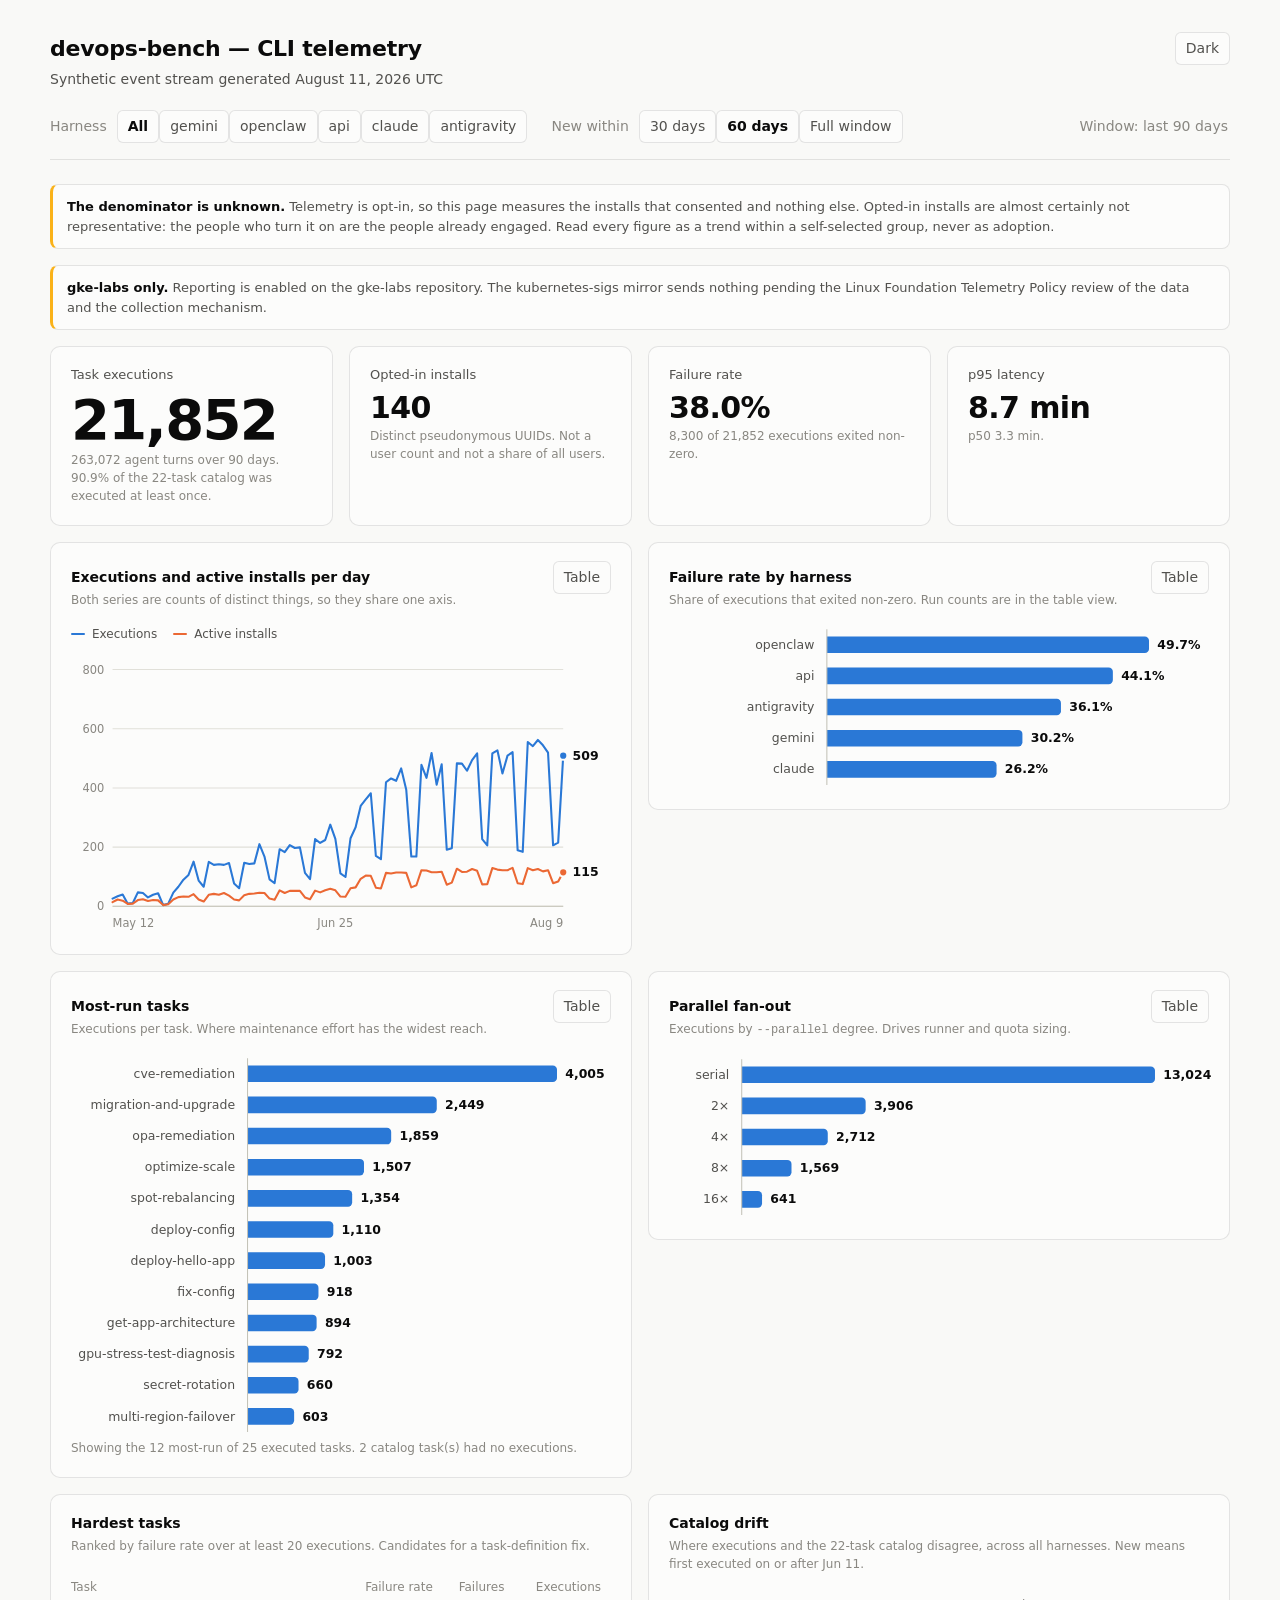
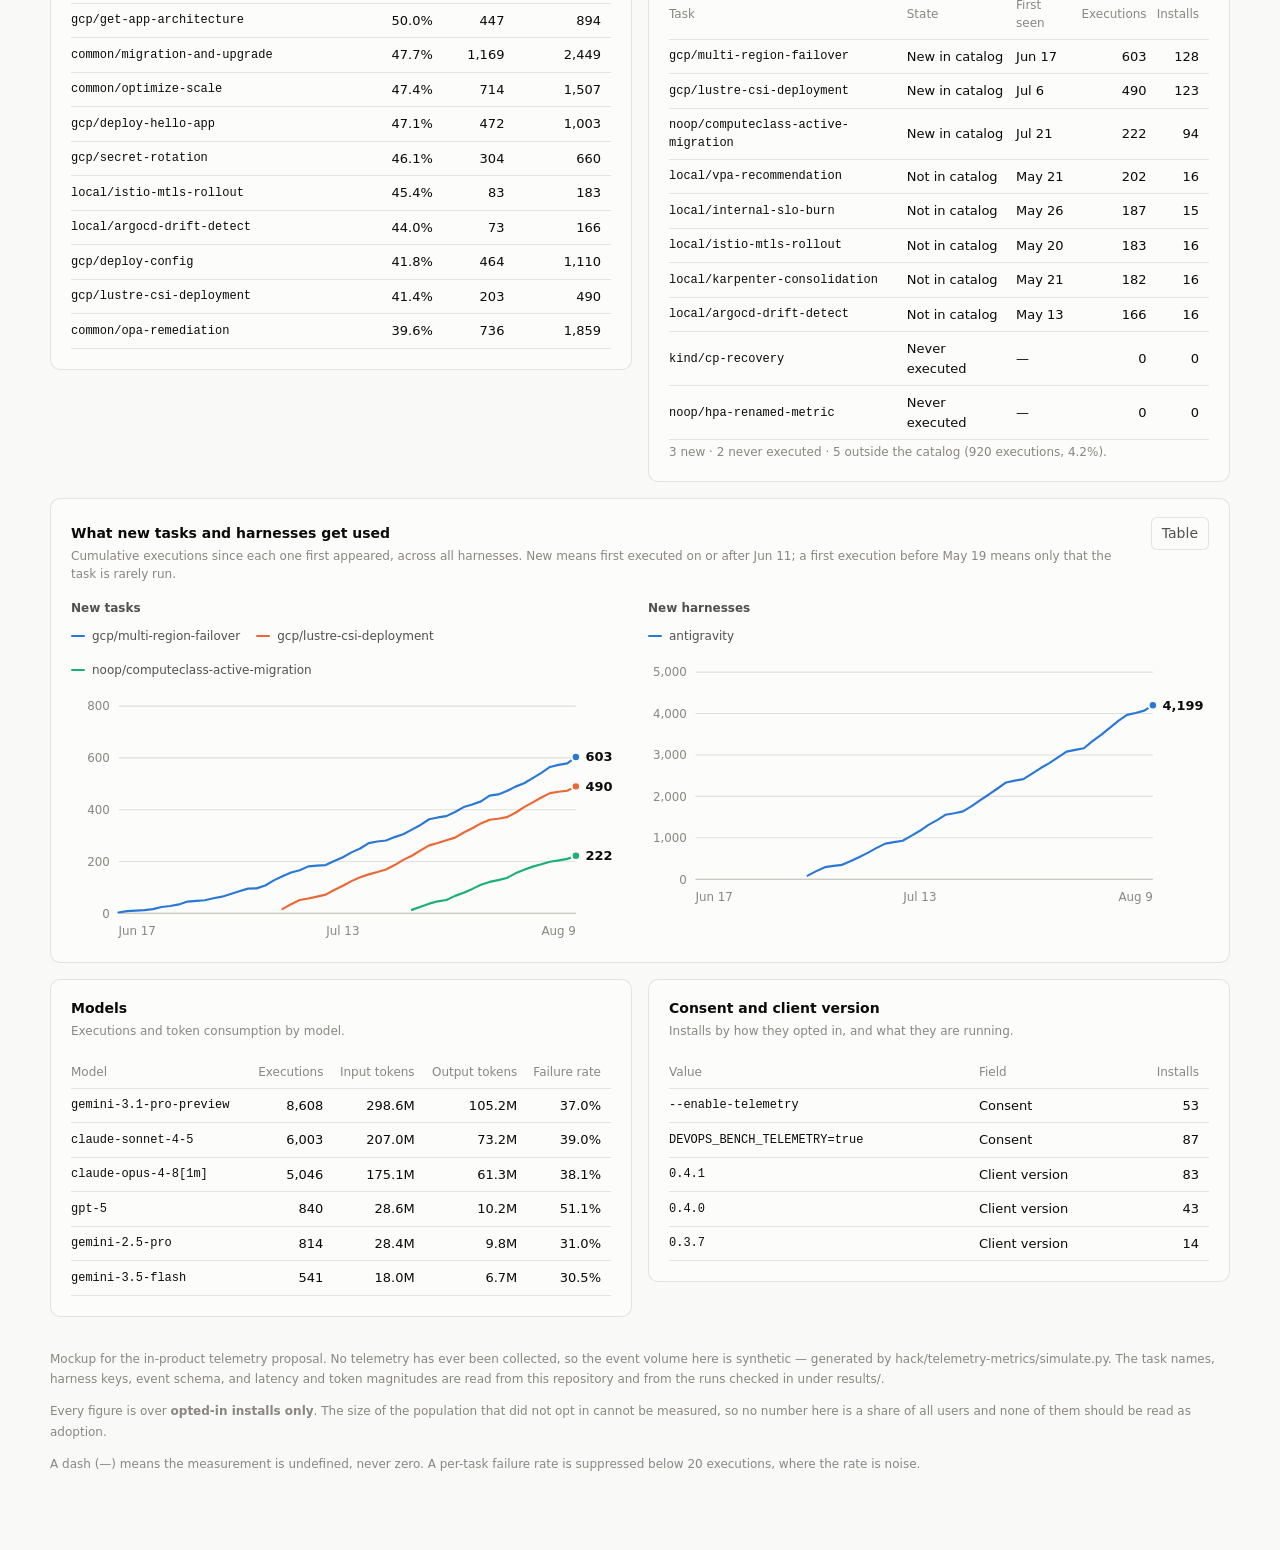
<file: hack/telemetry-metrics/dashboard.html>
<!DOCTYPE html>
<!--
Copyright 2026 The Kubernetes Authors.
Licensed under the Apache License, Version 2.0.

Generated by hack/telemetry-metrics/render.py. Do not edit the generated file;
edit this template and re-render.
-->
<html lang="en">
<head>
<meta charset="utf-8">
<meta name="viewport" content="width=device-width, initial-scale=1">
<title>devops-bench — CLI telemetry</title>
<style>
  :root {
    color-scheme: light;
    --page:           #f9f9f7;
    --surface-1:      #fcfcfb;
    --text-primary:   #0b0b0b;
    --text-secondary: #52514e;
    --text-muted:     #898781;
    --gridline:       #e1e0d9;
    --baseline:       #c3c2b7;
    --border:         rgba(11,11,11,0.10);
    --series-1:       #2a78d6;
    --series-2:       #eb6834;
    --series-3:       #1baf7a;
    --wash-1:         rgba(42,120,214,0.10);
    --status-warning: #fab219;
    --hover-wash:     rgba(11,11,11,0.04);
  }
  @media (prefers-color-scheme: dark) {
    :root:where(:not([data-theme="light"])) {
      color-scheme: dark;
      --page:           #0d0d0d;
      --surface-1:      #1a1a19;
      --text-primary:   #ffffff;
      --text-secondary: #c3c2b7;
      --text-muted:     #898781;
      --gridline:       #2c2c2a;
      --baseline:       #383835;
      --border:         rgba(255,255,255,0.10);
      --series-1:       #3987e5;
      --series-2:       #d95926;
      --series-3:       #199e70;
      --wash-1:         rgba(57,135,229,0.10);
      --hover-wash:     rgba(255,255,255,0.06);
    }
  }
  :root[data-theme="dark"] {
    color-scheme: dark;
    --page:           #0d0d0d;
    --surface-1:      #1a1a19;
    --text-primary:   #ffffff;
    --text-secondary: #c3c2b7;
    --text-muted:     #898781;
    --gridline:       #2c2c2a;
    --baseline:       #383835;
    --border:         rgba(255,255,255,0.10);
    --series-1:       #3987e5;
    --series-2:       #d95926;
    --series-3:       #199e70;
    --wash-1:         rgba(57,135,229,0.10);
    --hover-wash:     rgba(255,255,255,0.06);
  }

  * { box-sizing: border-box; }
  body {
    margin: 0;
    padding: 32px 24px 64px;
    background: var(--page);
    color: var(--text-primary);
    font: 14px/1.5 system-ui, -apple-system, "Segoe UI", sans-serif;
  }
  .wrap { max-width: 1180px; margin: 0 auto; }

  header.page { display: flex; align-items: flex-start; gap: 24px; margin-bottom: 8px; }
  header.page h1 { font-size: 22px; font-weight: 600; margin: 0 0 4px; letter-spacing: -0.01em; }
  header.page p { margin: 0; color: var(--text-secondary); }
  .spacer { flex: 1; }

  button {
    font: inherit;
    color: var(--text-secondary);
    background: var(--surface-1);
    border: 1px solid var(--border);
    border-radius: 6px;
    padding: 5px 10px;
    cursor: pointer;
  }
  button:hover { background: var(--hover-wash); }
  button[aria-pressed="true"] { color: var(--text-primary); font-weight: 600; }

  /* One filter row, above everything it scopes. */
  .filters {
    display: flex; align-items: center; gap: 8px; flex-wrap: wrap;
    margin: 20px 0 24px; padding-bottom: 16px;
    border-bottom: 1px solid var(--border);
  }
  .filters .label { color: var(--text-muted); margin-right: 2px; }

  .grid { display: grid; gap: 16px; }
  .cols-2 { grid-template-columns: repeat(2, minmax(0, 1fr)); }
  .cols-4 { grid-template-columns: repeat(4, minmax(0, 1fr)); }
  /* Cards whose content differs a lot in length size to their content rather
     than stretching to the tallest in the row. */
  .top { align-items: start; }
  @media (max-width: 900px) { .cols-2, .cols-4 { grid-template-columns: 1fr; } }

  .card {
    background: var(--surface-1);
    border: 1px solid var(--border);
    border-radius: 10px;
    padding: 18px 20px 20px;
  }
  .card h2 { font-size: 14px; font-weight: 600; margin: 0; }
  .card .sub { color: var(--text-muted); font-size: 12px; margin: 3px 0 0; }
  .card-head { display: flex; align-items: baseline; gap: 12px; margin-bottom: 16px; }
  .card-head .spacer { flex: 1; }

  .hero .label { color: var(--text-secondary); font-size: 13px; }
  .hero .value { font-size: 56px; font-weight: 600; line-height: 1.05; letter-spacing: -0.03em; margin: 6px 0 2px; }
  .hero .note { color: var(--text-muted); font-size: 12px; }

  .tile .label { color: var(--text-secondary); font-size: 13px; }
  .tile .value { font-size: 30px; font-weight: 600; line-height: 1.15; letter-spacing: -0.02em; margin: 6px 0 2px; }
  .tile .note { color: var(--text-muted); font-size: 12px; }
  /* An unavailable measurement must not look like a big loud number. */
  .value.null { color: var(--text-muted); font-weight: 500; font-size: 22px; letter-spacing: 0; }

  .panel-title { font-size: 12px; font-weight: 600; color: var(--text-secondary); margin: 0 0 10px; }

  .legend { display: flex; gap: 16px; flex-wrap: wrap; margin-bottom: 12px; }
  .legend span { display: inline-flex; align-items: center; gap: 7px; color: var(--text-secondary); font-size: 12px; }
  .legend .key-line { width: 14px; height: 2px; border-radius: 1px; }
  .legend .key-rect { width: 11px; height: 11px; border-radius: 2px; }

  svg { display: block; width: 100%; overflow: visible; }
  .grid-line { stroke: var(--gridline); stroke-width: 1; }
  .axis-line { stroke: var(--baseline); stroke-width: 1; }
  .tick { fill: var(--text-muted); font-size: 11px; font-variant-numeric: tabular-nums; }
  .cat { fill: var(--text-secondary); font-size: 12px; }
  .val { fill: var(--text-primary); font-size: 12px; font-weight: 600; font-variant-numeric: tabular-nums; }
  .crosshair { stroke: var(--baseline); stroke-width: 1; pointer-events: none; }

  table { border-collapse: collapse; width: 100%; font-size: 13px; }
  th, td { text-align: left; padding: 7px 10px 7px 0; border-bottom: 1px solid var(--border); }
  th { color: var(--text-muted); font-weight: 500; font-size: 12px; }
  td.num, th.num { text-align: right; font-variant-numeric: tabular-nums; }
  td.path {
    font-family: ui-monospace, SFMono-Regular, Menlo, monospace; font-size: 12px;
    /* Referrer hostnames and blob paths run long; wrap rather than push the
       numeric columns off the card. */
    overflow-wrap: anywhere; max-width: 340px;
  }
  .muted { color: var(--text-muted); }

  .empty {
    display: flex; flex-direction: column; justify-content: center;
    min-height: 120px; color: var(--text-muted); font-size: 13px;
  }
  .empty strong { color: var(--text-secondary); font-weight: 600; display: block; margin-bottom: 4px; }

  .banner {
    border: 1px solid var(--border); border-left: 3px solid var(--status-warning);
    background: var(--surface-1); border-radius: 8px;
    padding: 12px 14px; margin-bottom: 16px; font-size: 13px; color: var(--text-secondary);
  }
  .banner strong { color: var(--text-primary); }

  #tooltip {
    position: fixed; z-index: 10; pointer-events: none; opacity: 0;
    transition: opacity .08s;
    background: var(--surface-1); color: var(--text-primary);
    border: 1px solid var(--border); border-radius: 8px;
    padding: 8px 10px; font-size: 12px;
    box-shadow: 0 4px 16px rgba(0,0,0,0.14);
    min-width: 130px;
  }
  #tooltip .tt-head { color: var(--text-muted); margin-bottom: 5px; }
  #tooltip .tt-row { display: flex; align-items: center; gap: 7px; margin-top: 3px; }
  #tooltip .tt-key { width: 12px; height: 2px; border-radius: 1px; flex: none; }
  #tooltip .tt-val { font-weight: 600; font-variant-numeric: tabular-nums; }
  #tooltip .tt-name { color: var(--text-secondary); }

  footer { margin-top: 32px; color: var(--text-muted); font-size: 12px; line-height: 1.7; }
  footer code { font-size: 11px; }
  a { color: inherit; }
</style>
</head>
<body>
<div class="wrap">

<header class="page">
  <div>
    <h1>devops-bench — CLI telemetry</h1>
    <p id="subtitle"></p>
  </div>
  <div class="spacer"></div>
  <button id="theme-toggle" type="button">Dark</button>
</header>

<div class="filters">
  <span class="label">Harness</span>
  <span id="harness-filter"></span>
  <span class="label" style="margin-left:16px">New within</span>
  <span id="new-filter"></span>
  <div class="spacer"></div>
  <span class="label" id="window-note"></span>
</div>

<div id="banners"></div>

<div class="grid cols-4" style="margin-bottom:16px">
  <div class="card hero">
    <div class="label">Task executions</div>
    <div class="value" id="hero-value">—</div>
    <div class="note" id="hero-note"></div>
  </div>
  <div class="card tile">
    <div class="label">Opted-in installs</div>
    <div class="value" id="tile-installs">—</div>
    <div class="note" id="tile-installs-note"></div>
  </div>
  <div class="card tile">
    <div class="label">Failure rate</div>
    <div class="value" id="tile-failure">—</div>
    <div class="note" id="tile-failure-note"></div>
  </div>
  <div class="card tile">
    <div class="label">p95 latency</div>
    <div class="value" id="tile-latency">—</div>
    <div class="note" id="tile-latency-note"></div>
  </div>
</div>

<div class="grid cols-2 top" style="margin-bottom:16px">
  <div class="card">
    <div class="card-head">
      <div>
        <h2>Executions and active installs per day</h2>
        <p class="sub">Both series are counts of distinct things, so they share one axis.</p>
      </div>
      <div class="spacer"></div>
      <button type="button" data-toggle="daily" aria-pressed="false">Table</button>
    </div>
    <div id="daily-chart"></div>
    <div id="daily-table" hidden></div>
  </div>

  <div class="card">
    <div class="card-head">
      <div>
        <h2>Failure rate by harness</h2>
        <p class="sub">Share of executions that exited non-zero. Run counts are in the table view.</p>
      </div>
      <div class="spacer"></div>
      <button type="button" data-toggle="harness" aria-pressed="false">Table</button>
    </div>
    <div id="harness-chart"></div>
    <div id="harness-table" hidden></div>
  </div>
</div>

<div class="grid cols-2 top" style="margin-bottom:16px">
  <div class="card">
    <div class="card-head">
      <div>
        <h2>Most-run tasks</h2>
        <p class="sub">Executions per task. Where maintenance effort has the widest reach.</p>
      </div>
      <div class="spacer"></div>
      <button type="button" data-toggle="tasks" aria-pressed="false">Table</button>
    </div>
    <div id="tasks-chart"></div>
    <div id="tasks-table" hidden></div>
  </div>

  <div class="card">
    <div class="card-head">
      <div>
        <h2>Parallel fan-out</h2>
        <p class="sub">Executions by <code>--parallel</code> degree. Drives runner and quota sizing.</p>
      </div>
      <div class="spacer"></div>
      <button type="button" data-toggle="fanout" aria-pressed="false">Table</button>
    </div>
    <div id="fanout-chart"></div>
    <div id="fanout-table" hidden></div>
  </div>
</div>

<div class="grid cols-2 top" style="margin-bottom:16px">
  <div class="card">
    <div class="card-head">
      <div>
        <h2>Hardest tasks</h2>
        <p class="sub" id="hardest-sub"></p>
      </div>
    </div>
    <div id="hardest-table"></div>
  </div>

  <div class="card">
    <div class="card-head">
      <div>
        <h2>Catalog drift</h2>
        <p class="sub" id="drift-sub"></p>
      </div>
    </div>
    <div id="drift-table"></div>
  </div>
</div>

<div class="card" style="margin-bottom:16px">
  <div class="card-head">
    <div>
      <h2>What new tasks and harnesses get used</h2>
      <p class="sub" id="adoption-sub"></p>
    </div>
    <div class="spacer"></div>
    <button type="button" data-toggle="adoption" aria-pressed="false">Table</button>
  </div>
  <div id="adoption-chart"></div>
  <div id="adoption-table" hidden></div>
</div>

<div class="grid cols-2 top">
  <div class="card">
    <div class="card-head"><div><h2>Models</h2><p class="sub">Executions and token consumption by model.</p></div></div>
    <div id="model-table"></div>
  </div>
  <div class="card">
    <div class="card-head"><div><h2>Consent and client version</h2><p class="sub">Installs by how they opted in, and what they are running.</p></div></div>
    <div id="meta-table"></div>
  </div>
</div>

<footer>
  <p id="synthetic-note"></p>
  <p>
    Every figure is over <strong>opted-in installs only</strong>. The size of the population that
    did not opt in cannot be measured, so no number here is a share of all users and none of them
    should be read as adoption.
  </p>
  <p>
    A dash (—) means the measurement is undefined, never zero. A per-task failure rate is
    suppressed below <span id="min-runs"></span> executions, where the rate is noise.
  </p>
</footer>

</div>
<div id="tooltip" role="status" aria-live="polite"></div>

<script type="application/json" id="data">{"apiVersion":"devops-bench.k8s.io/v1alpha1","kind":"TelemetryReport","synthetic":true,"generatedAt":"2026-08-11T00:00:00Z","windowDays":90,"windowStart":"2026-05-12","windowEnd":"2026-08-09","newSince":"2026-05-19","catalogSize":22,"minRunsForRate":20,"harnessSummary":[{"harness":"api","registered":true,"firstSeen":"2026-05-12","isNew":false,"runs":6946,"installs":34,"failures":3066,"failureRate":0.4414051252519436,"p50LatencySec":201.98,"p95LatencySec":527.61,"inputTokens":241889795,"outputTokens":85067728,"turns":84949},{"harness":"claude","registered":true,"firstSeen":"2026-05-12","isNew":false,"runs":4360,"installs":22,"failures":1142,"failureRate":0.26192660550458713,"p50LatencySec":184.59,"p95LatencySec":492.8,"inputTokens":150249067,"outputTokens":53287745,"turns":51875},{"harness":"antigravity","registered":true,"firstSeen":"2026-06-30","isNew":true,"runs":4199,"installs":53,"failures":1517,"failureRate":0.3612764944034294,"p50LatencySec":191.58,"p95LatencySec":528.6,"inputTokens":143550783,"outputTokens":51065432,"turns":49940},{"harness":"openclaw","registered":true,"firstSeen":"2026-05-12","isNew":false,"runs":3375,"installs":11,"failures":1678,"failureRate":0.4971851851851852,"p50LatencySec":212.84,"p95LatencySec":550.54,"inputTokens":117430393,"outputTokens":41007245,"turns":40568},{"harness":"gemini","registered":true,"firstSeen":"2026-05-12","isNew":false,"runs":2972,"installs":20,"failures":897,"failureRate":0.30181695827725435,"p50LatencySec":191.85,"p95LatencySec":498.64,"inputTokens":102658546,"outputTokens":36021632,"turns":35740}],"drift":[{"task":"gcp/multi-region-failover","firstSeen":"2026-06-17","runs":603,"installs":128,"state":"new"},{"task":"gcp/lustre-csi-deployment","firstSeen":"2026-07-06","runs":490,"installs":123,"state":"new"},{"task":"noop/computeclass-active-migration","firstSeen":"2026-07-21","runs":222,"installs":94,"state":"new"},{"task":"local/vpa-recommendation","firstSeen":"2026-05-21","runs":202,"installs":16,"state":"outsideCatalog"},{"task":"local/internal-slo-burn","firstSeen":"2026-05-26","runs":187,"installs":15,"state":"outsideCatalog"},{"task":"local/istio-mtls-rollout","firstSeen":"2026-05-20","runs":183,"installs":16,"state":"outsideCatalog"},{"task":"local/karpenter-consolidation","firstSeen":"2026-05-21","runs":182,"installs":16,"state":"outsideCatalog"},{"task":"local/argocd-drift-detect","firstSeen":"2026-05-13","runs":166,"installs":16,"state":"outsideCatalog"},{"task":"kind/cp-recovery","firstSeen":null,"runs":0,"installs":0,"state":"neverExecuted"},{"task":"noop/hpa-renamed-metric","firstSeen":null,"runs":0,"installs":0,"state":"neverExecuted"}],"adoption":[{"kind":"harness","id":"antigravity","firstSeen":"2026-06-30","runs":4199,"installs":53,"daily":[{"date":"2026-06-30","runs":87},{"date":"2026-07-01","runs":109},{"date":"2026-07-02","runs":95},{"date":"2026-07-03","runs":31},{"date":"2026-07-04","runs":25},{"date":"2026-07-05","runs":93},{"date":"2026-07-06","runs":99},{"date":"2026-07-07","runs":104},{"date":"2026-07-08","runs":114},{"date":"2026-07-09","runs":103},{"date":"2026-07-10","runs":35},{"date":"2026-07-11","runs":35},{"date":"2026-07-12","runs":117},{"date":"2026-07-13","runs":122},{"date":"2026-07-14","runs":142},{"date":"2026-07-15","runs":115},{"date":"2026-07-16","runs":132},{"date":"2026-07-17","runs":35},{"date":"2026-07-18","runs":44},{"date":"2026-07-19","runs":128},{"date":"2026-07-20","runs":145},{"date":"2026-07-21","runs":136},{"date":"2026-07-22","runs":144},{"date":"2026-07-23","runs":146},{"date":"2026-07-24","runs":43},{"date":"2026-07-25","runs":37},{"date":"2026-07-26","runs":135},{"date":"2026-07-27","runs":133},{"date":"2026-07-28","runs":120},{"date":"2026-07-29","runs":138},{"date":"2026-07-30","runs":139},{"date":"2026-07-31","runs":41},{"date":"2026-08-01","runs":40},{"date":"2026-08-02","runs":170},{"date":"2026-08-03","runs":154},{"date":"2026-08-04","runs":169},{"date":"2026-08-05","runs":166},{"date":"2026-08-06","runs":147},{"date":"2026-08-07","runs":45},{"date":"2026-08-08","runs":58},{"date":"2026-08-09","runs":128}]},{"kind":"task","id":"gcp/multi-region-failover","firstSeen":"2026-06-17","runs":603,"installs":128,"daily":[{"date":"2026-06-17","runs":3},{"date":"2026-06-18","runs":5},{"date":"2026-06-19","runs":2},{"date":"2026-06-20","runs":2},{"date":"2026-06-21","runs":4},{"date":"2026-06-22","runs":8},{"date":"2026-06-23","runs":4},{"date":"2026-06-24","runs":6},{"date":"2026-06-25","runs":11},{"date":"2026-06-26","runs":3},{"date":"2026-06-27","runs":2},{"date":"2026-06-28","runs":8},{"date":"2026-06-29","runs":6},{"date":"2026-06-30","runs":10},{"date":"2026-07-01","runs":11},{"date":"2026-07-02","runs":10},{"date":"2026-07-03","runs":1},{"date":"2026-07-04","runs":11},{"date":"2026-07-05","runs":20},{"date":"2026-07-06","runs":16},{"date":"2026-07-07","runs":14},{"date":"2026-07-08","runs":9},{"date":"2026-07-09","runs":15},{"date":"2026-07-10","runs":3},{"date":"2026-07-11","runs":2},{"date":"2026-07-12","runs":16},{"date":"2026-07-13","runs":14},{"date":"2026-07-14","runs":19},{"date":"2026-07-15","runs":15},{"date":"2026-07-16","runs":21},{"date":"2026-07-17","runs":6},{"date":"2026-07-18","runs":4},{"date":"2026-07-19","runs":13},{"date":"2026-07-20","runs":11},{"date":"2026-07-21","runs":18},{"date":"2026-07-22","runs":18},{"date":"2026-07-23","runs":22},{"date":"2026-07-24","runs":7},{"date":"2026-07-25","runs":5},{"date":"2026-07-26","runs":16},{"date":"2026-07-27","runs":19},{"date":"2026-07-28","runs":10},{"date":"2026-07-29","runs":12},{"date":"2026-07-30","runs":22},{"date":"2026-07-31","runs":5},{"date":"2026-08-01","runs":13},{"date":"2026-08-02","runs":17},{"date":"2026-08-03","runs":13},{"date":"2026-08-04","runs":20},{"date":"2026-08-05","runs":20},{"date":"2026-08-06","runs":23},{"date":"2026-08-07","runs":8},{"date":"2026-08-08","runs":6},{"date":"2026-08-09","runs":24}]},{"kind":"task","id":"gcp/lustre-csi-deployment","firstSeen":"2026-07-06","runs":490,"installs":123,"daily":[{"date":"2026-07-06","runs":16},{"date":"2026-07-07","runs":19},{"date":"2026-07-08","runs":16},{"date":"2026-07-09","runs":6},{"date":"2026-07-10","runs":7},{"date":"2026-07-11","runs":8},{"date":"2026-07-12","runs":18},{"date":"2026-07-13","runs":16},{"date":"2026-07-14","runs":18},{"date":"2026-07-15","runs":15},{"date":"2026-07-16","runs":11},{"date":"2026-07-17","runs":9},{"date":"2026-07-18","runs":10},{"date":"2026-07-19","runs":17},{"date":"2026-07-20","runs":20},{"date":"2026-07-21","runs":16},{"date":"2026-07-22","runs":21},{"date":"2026-07-23","runs":19},{"date":"2026-07-24","runs":9},{"date":"2026-07-25","runs":11},{"date":"2026-07-26","runs":10},{"date":"2026-07-27","runs":20},{"date":"2026-07-28","runs":16},{"date":"2026-07-29","runs":19},{"date":"2026-07-30","runs":14},{"date":"2026-07-31","runs":4},{"date":"2026-08-01","runs":6},{"date":"2026-08-02","runs":17},{"date":"2026-08-03","runs":22},{"date":"2026-08-04","runs":18},{"date":"2026-08-05","runs":19},{"date":"2026-08-06","runs":17},{"date":"2026-08-07","runs":5},{"date":"2026-08-08","runs":4},{"date":"2026-08-09","runs":17}]},{"kind":"task","id":"noop/computeclass-active-migration","firstSeen":"2026-07-21","runs":222,"installs":94,"daily":[{"date":"2026-07-21","runs":13},{"date":"2026-07-22","runs":12},{"date":"2026-07-23","runs":12},{"date":"2026-07-24","runs":9},{"date":"2026-07-25","runs":5},{"date":"2026-07-26","runs":16},{"date":"2026-07-27","runs":12},{"date":"2026-07-28","runs":15},{"date":"2026-07-29","runs":16},{"date":"2026-07-30","runs":11},{"date":"2026-07-31","runs":7},{"date":"2026-08-01","runs":8},{"date":"2026-08-02","runs":18},{"date":"2026-08-03","runs":14},{"date":"2026-08-04","runs":12},{"date":"2026-08-05","runs":9},{"date":"2026-08-06","runs":10},{"date":"2026-08-07","runs":5},{"date":"2026-08-08","runs":6},{"date":"2026-08-09","runs":12}]}],"scopes":{"all":{"totals":{"runs":21852,"installs":140,"failures":8300,"failureRate":0.37982793336994325,"p50LatencySec":196.42,"p95LatencySec":520.15,"inputTokens":755778584,"outputTokens":266449782,"turns":263072,"localTaskRuns":920,"localTaskNames":5,"localTaskShare":0.042101409481969616,"neverExecuted":2,"catalogCoverage":0.9090909090909091},"daily":[{"date":"2026-05-12","runs":26,"installs":14},{"date":"2026-05-13","runs":34,"installs":23},{"date":"2026-05-14","runs":40,"installs":19},{"date":"2026-05-15","runs":9,"installs":8},{"date":"2026-05-16","runs":11,"installs":9},{"date":"2026-05-17","runs":47,"installs":21},{"date":"2026-05-18","runs":45,"installs":24},{"date":"2026-05-19","runs":30,"installs":18},{"date":"2026-05-20","runs":39,"installs":21},{"date":"2026-05-21","runs":44,"installs":20},{"date":"2026-05-22","runs":4,"installs":4},{"date":"2026-05-23","runs":9,"installs":7},{"date":"2026-05-24","runs":46,"installs":23},{"date":"2026-05-25","runs":66,"installs":31},{"date":"2026-05-26","runs":90,"installs":33},{"date":"2026-05-27","runs":106,"installs":32},{"date":"2026-05-28","runs":151,"installs":41},{"date":"2026-05-29","runs":87,"installs":23},{"date":"2026-05-30","runs":66,"installs":16},{"date":"2026-05-31","runs":150,"installs":39},{"date":"2026-06-01","runs":140,"installs":42},{"date":"2026-06-02","runs":142,"installs":39},{"date":"2026-06-03","runs":140,"installs":45},{"date":"2026-06-04","runs":146,"installs":36},{"date":"2026-06-05","runs":77,"installs":23},{"date":"2026-06-06","runs":61,"installs":20},{"date":"2026-06-07","runs":147,"installs":37},{"date":"2026-06-08","runs":143,"installs":42},{"date":"2026-06-09","runs":145,"installs":43},{"date":"2026-06-10","runs":210,"installs":46},{"date":"2026-06-11","runs":168,"installs":45},{"date":"2026-06-12","runs":91,"installs":26},{"date":"2026-06-13","runs":78,"installs":22},{"date":"2026-06-14","runs":193,"installs":54},{"date":"2026-06-15","runs":183,"installs":45},{"date":"2026-06-16","runs":207,"installs":52},{"date":"2026-06-17","runs":197,"installs":52},{"date":"2026-06-18","runs":199,"installs":52},{"date":"2026-06-19","runs":113,"installs":30},{"date":"2026-06-20","runs":92,"installs":24},{"date":"2026-06-21","runs":227,"installs":53},{"date":"2026-06-22","runs":214,"installs":47},{"date":"2026-06-23","runs":224,"installs":54},{"date":"2026-06-24","runs":276,"installs":59},{"date":"2026-06-25","runs":228,"installs":54},{"date":"2026-06-26","runs":111,"installs":33},{"date":"2026-06-27","runs":99,"installs":32},{"date":"2026-06-28","runs":230,"installs":61},{"date":"2026-06-29","runs":267,"installs":64},{"date":"2026-06-30","runs":339,"installs":93},{"date":"2026-07-01","runs":361,"installs":104},{"date":"2026-07-02","runs":382,"installs":103},{"date":"2026-07-03","runs":170,"installs":63},{"date":"2026-07-04","runs":159,"installs":60},{"date":"2026-07-05","runs":419,"installs":113},{"date":"2026-07-06","runs":432,"installs":111},{"date":"2026-07-07","runs":424,"installs":114},{"date":"2026-07-08","runs":466,"installs":114},{"date":"2026-07-09","runs":394,"installs":113},{"date":"2026-07-10","runs":168,"installs":64},{"date":"2026-07-11","runs":168,"installs":71},{"date":"2026-07-12","runs":478,"installs":122},{"date":"2026-07-13","runs":434,"installs":121},{"date":"2026-07-14","runs":518,"installs":115},{"date":"2026-07-15","runs":411,"installs":115},{"date":"2026-07-16","runs":480,"installs":117},{"date":"2026-07-17","runs":191,"installs":73},{"date":"2026-07-18","runs":196,"installs":80},{"date":"2026-07-19","runs":483,"installs":127},{"date":"2026-07-20","runs":482,"installs":116},{"date":"2026-07-21","runs":458,"installs":117},{"date":"2026-07-22","runs":494,"installs":126},{"date":"2026-07-23","runs":517,"installs":120},{"date":"2026-07-24","runs":227,"installs":74},{"date":"2026-07-25","runs":206,"installs":75},{"date":"2026-07-26","runs":517,"installs":129},{"date":"2026-07-27","runs":527,"installs":124},{"date":"2026-07-28","runs":449,"installs":122},{"date":"2026-07-29","runs":509,"installs":122},{"date":"2026-07-30","runs":521,"installs":130},{"date":"2026-07-31","runs":189,"installs":78},{"date":"2026-08-01","runs":184,"installs":75},{"date":"2026-08-02","runs":555,"installs":129},{"date":"2026-08-03","runs":541,"installs":122},{"date":"2026-08-04","runs":562,"installs":126},{"date":"2026-08-05","runs":544,"installs":118},{"date":"2026-08-06","runs":519,"installs":122},{"date":"2026-08-07","runs":206,"installs":78},{"date":"2026-08-08","runs":215,"installs":84},{"date":"2026-08-09","runs":509,"installs":115}],"byTask":[{"task":"common/cve-remediation","name":"cve-remediation","folder":"common","inCatalog":true,"firstSeen":"2026-05-12","rateIsStable":true,"runs":4005,"installs":140,"failures":1562,"failureRate":0.39001248439450686,"p50LatencySec":197.8,"p95LatencySec":520.15,"inputTokens":138555532,"outputTokens":48927210,"turns":48392},{"task":"common/migration-and-upgrade","name":"migration-and-upgrade","folder":"common","inCatalog":true,"firstSeen":"2026-05-12","rateIsStable":true,"runs":2449,"installs":140,"failures":1169,"failureRate":0.47733768885259287,"p50LatencySec":209.53,"p95LatencySec":542.19,"inputTokens":85889612,"outputTokens":29279579,"turns":29725},{"task":"common/opa-remediation","name":"opa-remediation","folder":"common","inCatalog":true,"firstSeen":"2026-05-12","rateIsStable":true,"runs":1859,"installs":140,"failures":736,"failureRate":0.39591178052716514,"p50LatencySec":195.29,"p95LatencySec":550.32,"inputTokens":64405061,"outputTokens":22611819,"turns":22371},{"task":"common/optimize-scale","name":"optimize-scale","folder":"common","inCatalog":true,"firstSeen":"2026-05-13","rateIsStable":true,"runs":1507,"installs":137,"failures":714,"failureRate":0.47378898473788983,"p50LatencySec":206.77,"p95LatencySec":524.12,"inputTokens":53003851,"outputTokens":18371170,"turns":18416},{"task":"common/spot-rebalancing","name":"spot-rebalancing","folder":"common","inCatalog":true,"firstSeen":"2026-05-12","rateIsStable":true,"runs":1354,"installs":138,"failures":431,"failureRate":0.31831610044313147,"p50LatencySec":187.57,"p95LatencySec":518.08,"inputTokens":46117662,"outputTokens":16796916,"turns":16138},{"task":"gcp/deploy-config","name":"deploy-config","folder":"gcp","inCatalog":true,"firstSeen":"2026-05-14","rateIsStable":true,"runs":1110,"installs":135,"failures":464,"failureRate":0.418018018018018,"p50LatencySec":202.2,"p95LatencySec":567.06,"inputTokens":38376383,"outputTokens":13920160,"turns":13265},{"task":"gcp/deploy-hello-app","name":"deploy-hello-app","folder":"gcp","inCatalog":true,"firstSeen":"2026-05-13","rateIsStable":true,"runs":1003,"installs":133,"failures":472,"failureRate":0.47058823529411764,"p50LatencySec":198.51,"p95LatencySec":498.79,"inputTokens":34940782,"outputTokens":12491028,"turns":12449},{"task":"gcp/fix-config","name":"fix-config","folder":"gcp","inCatalog":true,"firstSeen":"2026-05-12","rateIsStable":true,"runs":918,"installs":128,"failures":353,"failureRate":0.38453159041394336,"p50LatencySec":196.92,"p95LatencySec":544.18,"inputTokens":30968015,"outputTokens":11210257,"turns":10856},{"task":"gcp/get-app-architecture","name":"get-app-architecture","folder":"gcp","inCatalog":true,"firstSeen":"2026-05-12","rateIsStable":true,"runs":894,"installs":130,"failures":447,"failureRate":0.5,"p50LatencySec":211.88,"p95LatencySec":523.57,"inputTokens":29931083,"outputTokens":10971878,"turns":10606},{"task":"gcp/gpu-stress-test-diagnosis","name":"gpu-stress-test-diagnosis","folder":"gcp","inCatalog":true,"firstSeen":"2026-05-12","rateIsStable":true,"runs":792,"installs":133,"failures":287,"failureRate":0.36237373737373735,"p50LatencySec":205.61,"p95LatencySec":524.0,"inputTokens":27386262,"outputTokens":9592970,"turns":9368},{"task":"gcp/secret-rotation","name":"secret-rotation","folder":"gcp","inCatalog":true,"firstSeen":"2026-05-12","rateIsStable":true,"runs":660,"installs":118,"failures":304,"failureRate":0.46060606060606063,"p50LatencySec":204.58,"p95LatencySec":507.98,"inputTokens":23228929,"outputTokens":7950285,"turns":8045},{"task":"gcp/multi-region-failover","name":"multi-region-failover","folder":"gcp","inCatalog":true,"firstSeen":"2026-06-17","rateIsStable":true,"runs":603,"installs":128,"failures":233,"failureRate":0.3864013266998342,"p50LatencySec":189.47,"p95LatencySec":527.82,"inputTokens":20322970,"outputTokens":7240896,"turns":7101},{"task":"noop/create-deployment","name":"create-deployment","folder":"noop","inCatalog":true,"firstSeen":"2026-05-14","rateIsStable":true,"runs":581,"installs":115,"failures":102,"failureRate":0.17555938037865748,"p50LatencySec":179.92,"p95LatencySec":493.66,"inputTokens":20125772,"outputTokens":7055356,"turns":6894},{"task":"noop/computeclass-spot-fallback","name":"computeclass-spot-fallback","folder":"noop","inCatalog":true,"firstSeen":"2026-05-12","rateIsStable":true,"runs":558,"installs":116,"failures":99,"failureRate":0.1774193548387097,"p50LatencySec":174.26,"p95LatencySec":494.83,"inputTokens":18294703,"outputTokens":6745168,"turns":6296},{"task":"noop/gateway-cloud-armor","name":"gateway-cloud-armor","folder":"noop","inCatalog":true,"firstSeen":"2026-05-12","rateIsStable":true,"runs":529,"installs":122,"failures":101,"failureRate":0.19092627599243855,"p50LatencySec":172.63,"p95LatencySec":416.96,"inputTokens":18916076,"outputTokens":6534569,"turns":6535},{"task":"gcp/lustre-csi-deployment","name":"lustre-csi-deployment","folder":"gcp","inCatalog":true,"firstSeen":"2026-07-06","rateIsStable":true,"runs":490,"installs":123,"failures":203,"failureRate":0.4142857142857143,"p50LatencySec":208.29,"p95LatencySec":545.93,"inputTokens":17569986,"outputTokens":5880932,"turns":5955},{"task":"noop/modify-deployment","name":"modify-deployment","folder":"noop","inCatalog":true,"firstSeen":"2026-05-12","rateIsStable":true,"runs":472,"installs":113,"failures":52,"failureRate":0.11016949152542373,"p50LatencySec":164.51,"p95LatencySec":433.86,"inputTokens":17386763,"outputTokens":5854580,"turns":6046},{"task":"noop/gateway-https-redirect","name":"gateway-https-redirect","folder":"noop","inCatalog":true,"firstSeen":"2026-05-14","rateIsStable":true,"runs":467,"installs":118,"failures":90,"failureRate":0.19271948608137046,"p50LatencySec":167.33,"p95LatencySec":448.22,"inputTokens":16634451,"outputTokens":5638562,"turns":5729},{"task":"noop/hpa-metric-filtering","name":"hpa-metric-filtering","folder":"noop","inCatalog":true,"firstSeen":"2026-05-17","rateIsStable":true,"runs":459,"installs":119,"failures":105,"failureRate":0.22875816993464052,"p50LatencySec":191.23,"p95LatencySec":460.56,"inputTokens":15663472,"outputTokens":5513932,"turns":5459},{"task":"noop/computeclass-active-migration","name":"computeclass-active-migration","folder":"noop","inCatalog":true,"firstSeen":"2026-07-21","rateIsStable":true,"runs":222,"installs":94,"failures":53,"failureRate":0.23873873873873874,"p50LatencySec":174.76,"p95LatencySec":499.86,"inputTokens":7660608,"outputTokens":2646528,"turns":2705},{"task":"local/vpa-recommendation","name":"vpa-recommendation","folder":"local","inCatalog":false,"firstSeen":"2026-05-21","rateIsStable":true,"runs":202,"installs":16,"failures":52,"failureRate":0.25742574257425743,"p50LatencySec":192.27,"p95LatencySec":532.51,"inputTokens":6968024,"outputTokens":2492765,"turns":2426},{"task":"local/internal-slo-burn","name":"internal-slo-burn","folder":"local","inCatalog":false,"firstSeen":"2026-05-26","rateIsStable":true,"runs":187,"installs":15,"failures":53,"failureRate":0.28342245989304815,"p50LatencySec":193.56,"p95LatencySec":512.91,"inputTokens":5548169,"outputTokens":2363056,"turns":2023},{"task":"local/istio-mtls-rollout","name":"istio-mtls-rollout","folder":"local","inCatalog":false,"firstSeen":"2026-05-20","rateIsStable":true,"runs":183,"installs":16,"failures":83,"failureRate":0.453551912568306,"p50LatencySec":218.49,"p95LatencySec":510.65,"inputTokens":6614730,"outputTokens":2179229,"turns":2308},{"task":"local/karpenter-consolidation","name":"karpenter-consolidation","folder":"local","inCatalog":false,"firstSeen":"2026-05-21","rateIsStable":true,"runs":182,"installs":16,"failures":62,"failureRate":0.34065934065934067,"p50LatencySec":187.39,"p95LatencySec":477.23,"inputTokens":5839822,"outputTokens":2190380,"turns":2056},{"task":"local/argocd-drift-detect","name":"argocd-drift-detect","folder":"local","inCatalog":false,"firstSeen":"2026-05-13","rateIsStable":true,"runs":166,"installs":16,"failures":73,"failureRate":0.4397590361445783,"p50LatencySec":193.91,"p95LatencySec":554.87,"inputTokens":5429866,"outputTokens":1990557,"turns":1908},{"task":"kind/cp-recovery","name":"cp-recovery","folder":"kind","inCatalog":true,"firstSeen":null,"rateIsStable":false,"runs":0,"installs":0,"failures":0,"failureRate":null,"p50LatencySec":null,"p95LatencySec":null,"inputTokens":0,"outputTokens":0,"turns":0},{"task":"noop/hpa-renamed-metric","name":"hpa-renamed-metric","folder":"noop","inCatalog":true,"firstSeen":null,"rateIsStable":false,"runs":0,"installs":0,"failures":0,"failureRate":null,"p50LatencySec":null,"p95LatencySec":null,"inputTokens":0,"outputTokens":0,"turns":0}],"byModel":[{"model":"gemini-3.1-pro-preview","runs":8608,"installs":84,"failures":3189,"failureRate":0.3704693308550186,"p50LatencySec":193.74,"p95LatencySec":517.08,"inputTokens":298612127,"outputTokens":105187146,"turns":103975},{"model":"claude-sonnet-4-5","runs":6003,"installs":20,"failures":2340,"failureRate":0.38980509745127434,"p50LatencySec":196.42,"p95LatencySec":522.23,"inputTokens":207029289,"outputTokens":73223747,"turns":72416},{"model":"claude-opus-4-8[1m]","runs":5046,"installs":20,"failures":1925,"failureRate":0.3814902893380896,"p50LatencySec":198.84,"p95LatencySec":519.11,"inputTokens":175133680,"outputTokens":61347225,"turns":60475},{"model":"gpt-5","runs":840,"installs":4,"failures":429,"failureRate":0.5107142857142857,"p50LatencySec":209.29,"p95LatencySec":565.08,"inputTokens":28626240,"outputTokens":10219204,"turns":10028},{"model":"gemini-2.5-pro","runs":814,"installs":4,"failures":252,"failureRate":0.3095823095823096,"p50LatencySec":193.4,"p95LatencySec":520.15,"inputTokens":28425961,"outputTokens":9766640,"turns":9810},{"model":"gemini-3.5-flash","runs":541,"installs":8,"failures":165,"failureRate":0.3049907578558225,"p50LatencySec":207.67,"p95LatencySec":468.76,"inputTokens":17951287,"outputTokens":6705820,"turns":6368}],"fanout":[{"parallel":1,"runs":13024},{"parallel":2,"runs":3906},{"parallel":4,"runs":2712},{"parallel":8,"runs":1569},{"parallel":16,"runs":641}],"consentSource":{"flag":53,"env":87},"clientVersion":{"0.4.0":43,"0.4.1":83,"0.3.7":14}},"gemini":{"totals":{"runs":2972,"installs":20,"failures":897,"failureRate":0.30181695827725435,"p50LatencySec":191.85,"p95LatencySec":498.64,"inputTokens":102658546,"outputTokens":36021632,"turns":35740,"localTaskRuns":318,"localTaskNames":5,"localTaskShare":0.10699865410497982,"neverExecuted":2,"catalogCoverage":0.9090909090909091},"daily":[{"date":"2026-05-12","runs":8,"installs":2},{"date":"2026-05-13","runs":6,"installs":3},{"date":"2026-05-14","runs":10,"installs":4},{"date":"2026-05-15","runs":2,"installs":2},{"date":"2026-05-16","runs":3,"installs":3},{"date":"2026-05-17","runs":11,"installs":3},{"date":"2026-05-18","runs":11,"installs":3},{"date":"2026-05-19","runs":6,"installs":3},{"date":"2026-05-20","runs":12,"installs":4},{"date":"2026-05-21","runs":9,"installs":4},{"date":"2026-05-23","runs":1,"installs":1},{"date":"2026-05-24","runs":12,"installs":5},{"date":"2026-05-25","runs":19,"installs":6},{"date":"2026-05-26","runs":17,"installs":4},{"date":"2026-05-27","runs":15,"installs":3},{"date":"2026-05-28","runs":22,"installs":6},{"date":"2026-05-29","runs":6,"installs":3},{"date":"2026-05-30","runs":4,"installs":3},{"date":"2026-05-31","runs":30,"installs":7},{"date":"2026-06-01","runs":19,"installs":7},{"date":"2026-06-02","runs":19,"installs":9},{"date":"2026-06-03","runs":17,"installs":8},{"date":"2026-06-04","runs":26,"installs":7},{"date":"2026-06-05","runs":4,"installs":4},{"date":"2026-06-06","runs":5,"installs":4},{"date":"2026-06-07","runs":19,"installs":5},{"date":"2026-06-08","runs":15,"installs":8},{"date":"2026-06-09","runs":19,"installs":7},{"date":"2026-06-10","runs":31,"installs":9},{"date":"2026-06-11","runs":22,"installs":8},{"date":"2026-06-12","runs":5,"installs":4},{"date":"2026-06-13","runs":8,"installs":3},{"date":"2026-06-14","runs":24,"installs":8},{"date":"2026-06-15","runs":24,"installs":7},{"date":"2026-06-16","runs":39,"installs":10},{"date":"2026-06-17","runs":27,"installs":11},{"date":"2026-06-18","runs":19,"installs":8},{"date":"2026-06-19","runs":5,"installs":3},{"date":"2026-06-20","runs":7,"installs":5},{"date":"2026-06-21","runs":31,"installs":7},{"date":"2026-06-22","runs":31,"installs":7},{"date":"2026-06-23","runs":28,"installs":8},{"date":"2026-06-24","runs":33,"installs":11},{"date":"2026-06-25","runs":29,"installs":11},{"date":"2026-06-26","runs":13,"installs":5},{"date":"2026-06-27","runs":7,"installs":5},{"date":"2026-06-28","runs":32,"installs":12},{"date":"2026-06-29","runs":39,"installs":11},{"date":"2026-06-30","runs":41,"installs":12},{"date":"2026-07-01","runs":30,"installs":10},{"date":"2026-07-02","runs":41,"installs":9},{"date":"2026-07-03","runs":16,"installs":6},{"date":"2026-07-04","runs":16,"installs":9},{"date":"2026-07-05","runs":53,"installs":14},{"date":"2026-07-06","runs":60,"installs":11},{"date":"2026-07-07","runs":51,"installs":14},{"date":"2026-07-08","runs":65,"installs":15},{"date":"2026-07-09","runs":52,"installs":16},{"date":"2026-07-10","runs":13,"installs":9},{"date":"2026-07-11","runs":12,"installs":7},{"date":"2026-07-12","runs":64,"installs":20},{"date":"2026-07-13","runs":59,"installs":14},{"date":"2026-07-14","runs":80,"installs":17},{"date":"2026-07-15","runs":74,"installs":16},{"date":"2026-07-16","runs":65,"installs":16},{"date":"2026-07-17","runs":27,"installs":11},{"date":"2026-07-18","runs":24,"installs":11},{"date":"2026-07-19","runs":65,"installs":16},{"date":"2026-07-20","runs":66,"installs":15},{"date":"2026-07-21","runs":61,"installs":12},{"date":"2026-07-22","runs":60,"installs":17},{"date":"2026-07-23","runs":94,"installs":17},{"date":"2026-07-24","runs":23,"installs":9},{"date":"2026-07-25","runs":16,"installs":9},{"date":"2026-07-26","runs":80,"installs":17},{"date":"2026-07-27","runs":72,"installs":18},{"date":"2026-07-28","runs":64,"installs":14},{"date":"2026-07-29","runs":73,"installs":16},{"date":"2026-07-30","runs":75,"installs":19},{"date":"2026-07-31","runs":27,"installs":11},{"date":"2026-08-01","runs":27,"installs":11},{"date":"2026-08-02","runs":83,"installs":17},{"date":"2026-08-03","runs":83,"installs":18},{"date":"2026-08-04","runs":80,"installs":18},{"date":"2026-08-05","runs":68,"installs":11},{"date":"2026-08-06","runs":80,"installs":15},{"date":"2026-08-07","runs":24,"installs":10},{"date":"2026-08-08","runs":23,"installs":12},{"date":"2026-08-09","runs":84,"installs":17}],"byTask":[{"task":"common/cve-remediation","name":"cve-remediation","folder":"common","inCatalog":true,"firstSeen":"2026-05-12","rateIsStable":true,"runs":499,"installs":20,"failures":163,"failureRate":0.32665330661322645,"p50LatencySec":199.02,"p95LatencySec":488.19,"inputTokens":17135431,"outputTokens":6116708,"turns":6058},{"task":"common/migration-and-upgrade","name":"migration-and-upgrade","folder":"common","inCatalog":true,"firstSeen":"2026-05-12","rateIsStable":true,"runs":338,"installs":20,"failures":127,"failureRate":0.3757396449704142,"p50LatencySec":199.61,"p95LatencySec":576.65,"inputTokens":11330266,"outputTokens":4100021,"turns":3919},{"task":"common/opa-remediation","name":"opa-remediation","folder":"common","inCatalog":true,"firstSeen":"2026-05-12","rateIsStable":true,"runs":225,"installs":20,"failures":75,"failureRate":0.3333333333333333,"p50LatencySec":183.09,"p95LatencySec":511.86,"inputTokens":7598846,"outputTokens":2620409,"turns":2698},{"task":"common/optimize-scale","name":"optimize-scale","folder":"common","inCatalog":true,"firstSeen":"2026-05-19","rateIsStable":true,"runs":176,"installs":19,"failures":77,"failureRate":0.4375,"p50LatencySec":214.08,"p95LatencySec":514.31,"inputTokens":6082679,"outputTokens":2005905,"turns":2115},{"task":"common/spot-rebalancing","name":"spot-rebalancing","folder":"common","inCatalog":true,"firstSeen":"2026-05-13","rateIsStable":true,"runs":172,"installs":20,"failures":49,"failureRate":0.28488372093023256,"p50LatencySec":178.45,"p95LatencySec":447.27,"inputTokens":5389751,"outputTokens":2155840,"turns":1944},{"task":"gcp/deploy-hello-app","name":"deploy-hello-app","folder":"gcp","inCatalog":true,"firstSeen":"2026-05-20","rateIsStable":true,"runs":123,"installs":20,"failures":39,"failureRate":0.3170731707317073,"p50LatencySec":171.22,"p95LatencySec":390.32,"inputTokens":4214406,"outputTokens":1553581,"turns":1483},{"task":"gcp/fix-config","name":"fix-config","folder":"gcp","inCatalog":true,"firstSeen":"2026-05-12","rateIsStable":true,"runs":119,"installs":20,"failures":34,"failureRate":0.2857142857142857,"p50LatencySec":208.81,"p95LatencySec":503.52,"inputTokens":4131784,"outputTokens":1463060,"turns":1438},{"task":"gcp/deploy-config","name":"deploy-config","folder":"gcp","inCatalog":true,"firstSeen":"2026-05-14","rateIsStable":true,"runs":117,"installs":18,"failures":34,"failureRate":0.2905982905982906,"p50LatencySec":206.52,"p95LatencySec":893.34,"inputTokens":4283465,"outputTokens":1412358,"turns":1527},{"task":"gcp/get-app-architecture","name":"get-app-architecture","folder":"gcp","inCatalog":true,"firstSeen":"2026-05-14","rateIsStable":true,"runs":113,"installs":18,"failures":42,"failureRate":0.37168141592920356,"p50LatencySec":215.8,"p95LatencySec":450.5,"inputTokens":4032073,"outputTokens":1314479,"turns":1406},{"task":"gcp/gpu-stress-test-diagnosis","name":"gpu-stress-test-diagnosis","folder":"gcp","inCatalog":true,"firstSeen":"2026-05-12","rateIsStable":true,"runs":110,"installs":19,"failures":31,"failureRate":0.2818181818181818,"p50LatencySec":181.91,"p95LatencySec":398.25,"inputTokens":3625699,"outputTokens":1329366,"turns":1254},{"task":"gcp/secret-rotation","name":"secret-rotation","folder":"gcp","inCatalog":true,"firstSeen":"2026-05-21","rateIsStable":true,"runs":88,"installs":18,"failures":32,"failureRate":0.36363636363636365,"p50LatencySec":201.14,"p95LatencySec":474.12,"inputTokens":3483198,"outputTokens":1047052,"turns":1120},{"task":"noop/gateway-cloud-armor","name":"gateway-cloud-armor","folder":"noop","inCatalog":true,"firstSeen":"2026-05-17","rateIsStable":true,"runs":83,"installs":16,"failures":11,"failureRate":0.13253012048192772,"p50LatencySec":171.68,"p95LatencySec":342.59,"inputTokens":3364310,"outputTokens":1034856,"turns":1181},{"task":"noop/computeclass-spot-fallback","name":"computeclass-spot-fallback","folder":"noop","inCatalog":true,"firstSeen":"2026-05-14","rateIsStable":true,"runs":78,"installs":17,"failures":13,"failureRate":0.16666666666666666,"p50LatencySec":186.3,"p95LatencySec":601.72,"inputTokens":2557505,"outputTokens":879644,"turns":866},{"task":"gcp/multi-region-failover","name":"multi-region-failover","folder":"gcp","inCatalog":true,"firstSeen":"2026-06-22","rateIsStable":true,"runs":76,"installs":17,"failures":19,"failureRate":0.25,"p50LatencySec":186.97,"p95LatencySec":428.8,"inputTokens":2297338,"outputTokens":901207,"turns":849},{"task":"noop/modify-deployment","name":"modify-deployment","folder":"noop","inCatalog":true,"firstSeen":"2026-05-14","rateIsStable":true,"runs":69,"installs":16,"failures":8,"failureRate":0.11594202898550725,"p50LatencySec":158.84,"p95LatencySec":426.71,"inputTokens":2510099,"outputTokens":845485,"turns":898},{"task":"local/internal-slo-burn","name":"internal-slo-burn","folder":"local","inCatalog":false,"firstSeen":"2026-05-29","rateIsStable":true,"runs":69,"installs":3,"failures":19,"failureRate":0.2753623188405797,"p50LatencySec":192.64,"p95LatencySec":544.72,"inputTokens":1994594,"outputTokens":905408,"turns":707},{"task":"local/karpenter-consolidation","name":"karpenter-consolidation","folder":"local","inCatalog":false,"firstSeen":"2026-05-24","rateIsStable":true,"runs":68,"installs":3,"failures":21,"failureRate":0.3088235294117647,"p50LatencySec":184.17,"p95LatencySec":465.97,"inputTokens":2577798,"outputTokens":848281,"turns":856},{"task":"local/vpa-recommendation","name":"vpa-recommendation","folder":"local","inCatalog":false,"firstSeen":"2026-05-27","rateIsStable":true,"runs":65,"installs":3,"failures":13,"failureRate":0.2,"p50LatencySec":180.15,"p95LatencySec":573.82,"inputTokens":2216656,"outputTokens":809365,"turns":765},{"task":"noop/create-deployment","name":"create-deployment","folder":"noop","inCatalog":true,"firstSeen":"2026-05-19","rateIsStable":true,"runs":64,"installs":15,"failures":9,"failureRate":0.140625,"p50LatencySec":194.24,"p95LatencySec":421.93,"inputTokens":2306888,"outputTokens":770579,"turns":787},{"task":"noop/hpa-metric-filtering","name":"hpa-metric-filtering","folder":"noop","inCatalog":true,"firstSeen":"2026-05-17","rateIsStable":true,"runs":62,"installs":17,"failures":12,"failureRate":0.1935483870967742,"p50LatencySec":163.98,"p95LatencySec":321.11,"inputTokens":2473130,"outputTokens":790600,"turns":800},{"task":"local/argocd-drift-detect","name":"argocd-drift-detect","folder":"local","inCatalog":false,"firstSeen":"2026-05-24","rateIsStable":true,"runs":62,"installs":3,"failures":20,"failureRate":0.3225806451612903,"p50LatencySec":158.18,"p95LatencySec":477.3,"inputTokens":1816504,"outputTokens":732229,"turns":666},{"task":"noop/gateway-https-redirect","name":"gateway-https-redirect","folder":"noop","inCatalog":true,"firstSeen":"2026-05-18","rateIsStable":true,"runs":58,"installs":17,"failures":8,"failureRate":0.13793103448275862,"p50LatencySec":158.79,"p95LatencySec":378.82,"inputTokens":2269406,"outputTokens":725264,"turns":735},{"task":"local/istio-mtls-rollout","name":"istio-mtls-rollout","folder":"local","inCatalog":false,"firstSeen":"2026-05-25","rateIsStable":true,"runs":54,"installs":3,"failures":19,"failureRate":0.35185185185185186,"p50LatencySec":218.49,"p95LatencySec":492.54,"inputTokens":1853065,"outputTokens":617787,"turns":634},{"task":"gcp/lustre-csi-deployment","name":"lustre-csi-deployment","folder":"gcp","inCatalog":true,"firstSeen":"2026-07-06","rateIsStable":true,"runs":53,"installs":15,"failures":18,"failureRate":0.33962264150943394,"p50LatencySec":199.33,"p95LatencySec":602.6,"inputTokens":1965443,"outputTokens":696943,"turns":628},{"task":"noop/computeclass-active-migration","name":"computeclass-active-migration","folder":"noop","inCatalog":true,"firstSeen":"2026-07-21","rateIsStable":true,"runs":31,"installs":13,"failures":4,"failureRate":0.12903225806451613,"p50LatencySec":187.87,"p95LatencySec":365.33,"inputTokens":1148212,"outputTokens":345205,"turns":406},{"task":"kind/cp-recovery","name":"cp-recovery","folder":"kind","inCatalog":true,"firstSeen":null,"rateIsStable":false,"runs":0,"installs":0,"failures":0,"failureRate":null,"p50LatencySec":null,"p95LatencySec":null,"inputTokens":0,"outputTokens":0,"turns":0},{"task":"noop/hpa-renamed-metric","name":"hpa-renamed-metric","folder":"noop","inCatalog":true,"firstSeen":null,"rateIsStable":false,"runs":0,"installs":0,"failures":0,"failureRate":null,"p50LatencySec":null,"p95LatencySec":null,"inputTokens":0,"outputTokens":0,"turns":0}],"byModel":[{"model":"gemini-3.1-pro-preview","runs":1617,"installs":8,"failures":480,"failureRate":0.29684601113172543,"p50LatencySec":188.53,"p95LatencySec":496.91,"inputTokens":56281298,"outputTokens":19549172,"turns":19562},{"model":"gemini-2.5-pro","runs":814,"installs":4,"failures":252,"failureRate":0.3095823095823096,"p50LatencySec":193.4,"p95LatencySec":520.15,"inputTokens":28425961,"outputTokens":9766640,"turns":9810},{"model":"gemini-3.5-flash","runs":541,"installs":8,"failures":165,"failureRate":0.3049907578558225,"p50LatencySec":207.67,"p95LatencySec":468.76,"inputTokens":17951287,"outputTokens":6705820,"turns":6368}],"fanout":[{"parallel":1,"runs":1787},{"parallel":2,"runs":513},{"parallel":4,"runs":370},{"parallel":8,"runs":211},{"parallel":16,"runs":91}],"consentSource":{"flag":11,"env":9},"clientVersion":{"0.4.0":5,"0.4.1":13,"0.3.7":2}},"openclaw":{"totals":{"runs":3375,"installs":11,"failures":1678,"failureRate":0.4971851851851852,"p50LatencySec":212.84,"p95LatencySec":550.54,"inputTokens":117430393,"outputTokens":41007245,"turns":40568,"localTaskRuns":278,"localTaskNames":5,"localTaskShare":0.08237037037037037,"neverExecuted":2,"catalogCoverage":0.9090909090909091},"daily":[{"date":"2026-05-12","runs":1,"installs":1},{"date":"2026-05-13","runs":4,"installs":3},{"date":"2026-05-14","runs":1,"installs":1},{"date":"2026-05-17","runs":5,"installs":2},{"date":"2026-05-18","runs":3,"installs":3},{"date":"2026-05-19","runs":3,"installs":2},{"date":"2026-05-20","runs":4,"installs":2},{"date":"2026-05-21","runs":5,"installs":1},{"date":"2026-05-22","runs":1,"installs":1},{"date":"2026-05-23","runs":2,"installs":1},{"date":"2026-05-24","runs":2,"installs":1},{"date":"2026-05-25","runs":15,"installs":6},{"date":"2026-05-26","runs":11,"installs":5},{"date":"2026-05-27","runs":11,"installs":4},{"date":"2026-05-28","runs":42,"installs":8},{"date":"2026-05-29","runs":42,"installs":7},{"date":"2026-05-30","runs":28,"installs":4},{"date":"2026-05-31","runs":43,"installs":7},{"date":"2026-06-01","runs":30,"installs":7},{"date":"2026-06-02","runs":41,"installs":7},{"date":"2026-06-03","runs":33,"installs":8},{"date":"2026-06-04","runs":38,"installs":8},{"date":"2026-06-05","runs":35,"installs":5},{"date":"2026-06-06","runs":20,"installs":4},{"date":"2026-06-07","runs":31,"installs":8},{"date":"2026-06-08","runs":54,"installs":11},{"date":"2026-06-09","runs":43,"installs":11},{"date":"2026-06-10","runs":48,"installs":9},{"date":"2026-06-11","runs":47,"installs":8},{"date":"2026-06-12","runs":34,"installs":6},{"date":"2026-06-13","runs":20,"installs":4},{"date":"2026-06-14","runs":53,"installs":11},{"date":"2026-06-15","runs":36,"installs":7},{"date":"2026-06-16","runs":37,"installs":9},{"date":"2026-06-17","runs":44,"installs":9},{"date":"2026-06-18","runs":47,"installs":9},{"date":"2026-06-19","runs":32,"installs":6},{"date":"2026-06-20","runs":30,"installs":5},{"date":"2026-06-21","runs":66,"installs":11},{"date":"2026-06-22","runs":43,"installs":8},{"date":"2026-06-23","runs":48,"installs":10},{"date":"2026-06-24","runs":65,"installs":10},{"date":"2026-06-25","runs":40,"installs":9},{"date":"2026-06-26","runs":32,"installs":7},{"date":"2026-06-27","runs":24,"installs":5},{"date":"2026-06-28","runs":39,"installs":9},{"date":"2026-06-29","runs":42,"installs":10},{"date":"2026-06-30","runs":52,"installs":10},{"date":"2026-07-01","runs":48,"installs":8},{"date":"2026-07-02","runs":59,"installs":9},{"date":"2026-07-03","runs":37,"installs":8},{"date":"2026-07-04","runs":31,"installs":9},{"date":"2026-07-05","runs":57,"installs":11},{"date":"2026-07-06","runs":56,"installs":11},{"date":"2026-07-07","runs":57,"installs":11},{"date":"2026-07-08","runs":55,"installs":11},{"date":"2026-07-09","runs":51,"installs":9},{"date":"2026-07-10","runs":32,"installs":6},{"date":"2026-07-11","runs":34,"installs":8},{"date":"2026-07-12","runs":57,"installs":11},{"date":"2026-07-13","runs":58,"installs":11},{"date":"2026-07-14","runs":61,"installs":11},{"date":"2026-07-15","runs":45,"installs":9},{"date":"2026-07-16","runs":63,"installs":9},{"date":"2026-07-17","runs":22,"installs":5},{"date":"2026-07-18","runs":32,"installs":8},{"date":"2026-07-19","runs":45,"installs":11},{"date":"2026-07-20","runs":50,"installs":10},{"date":"2026-07-21","runs":57,"installs":11},{"date":"2026-07-22","runs":53,"installs":8},{"date":"2026-07-23","runs":53,"installs":9},{"date":"2026-07-24","runs":51,"installs":9},{"date":"2026-07-25","runs":29,"installs":7},{"date":"2026-07-26","runs":66,"installs":11},{"date":"2026-07-27","runs":58,"installs":11},{"date":"2026-07-28","runs":56,"installs":10},{"date":"2026-07-29","runs":53,"installs":10},{"date":"2026-07-30","runs":54,"installs":10},{"date":"2026-07-31","runs":31,"installs":9},{"date":"2026-08-01","runs":28,"installs":7},{"date":"2026-08-02","runs":67,"installs":11},{"date":"2026-08-03","runs":45,"installs":9},{"date":"2026-08-04","runs":53,"installs":11},{"date":"2026-08-05","runs":59,"installs":10},{"date":"2026-08-06","runs":63,"installs":11},{"date":"2026-08-07","runs":30,"installs":4},{"date":"2026-08-08","runs":35,"installs":7},{"date":"2026-08-09","runs":57,"installs":11}],"byTask":[{"task":"common/cve-remediation","name":"cve-remediation","folder":"common","inCatalog":true,"firstSeen":"2026-05-12","rateIsStable":true,"runs":564,"installs":11,"failures":288,"failureRate":0.5106382978723404,"p50LatencySec":209.04,"p95LatencySec":519.56,"inputTokens":19286763,"outputTokens":6839083,"turns":6865},{"task":"common/migration-and-upgrade","name":"migration-and-upgrade","folder":"common","inCatalog":true,"firstSeen":"2026-05-20","rateIsStable":true,"runs":361,"installs":11,"failures":217,"failureRate":0.6011080332409973,"p50LatencySec":240.75,"p95LatencySec":584.68,"inputTokens":12732320,"outputTokens":4257913,"turns":4389},{"task":"common/opa-remediation","name":"opa-remediation","folder":"common","inCatalog":true,"firstSeen":"2026-05-13","rateIsStable":true,"runs":292,"installs":11,"failures":155,"failureRate":0.5308219178082192,"p50LatencySec":210.54,"p95LatencySec":587.38,"inputTokens":10924205,"outputTokens":3535969,"turns":3654},{"task":"common/optimize-scale","name":"optimize-scale","folder":"common","inCatalog":true,"firstSeen":"2026-05-13","rateIsStable":true,"runs":240,"installs":11,"failures":144,"failureRate":0.6,"p50LatencySec":216.94,"p95LatencySec":553.17,"inputTokens":8249421,"outputTokens":2902886,"turns":2823},{"task":"common/spot-rebalancing","name":"spot-rebalancing","folder":"common","inCatalog":true,"firstSeen":"2026-05-25","rateIsStable":true,"runs":203,"installs":11,"failures":92,"failureRate":0.45320197044334976,"p50LatencySec":192.68,"p95LatencySec":596.01,"inputTokens":6708474,"outputTokens":2382089,"turns":2350},{"task":"gcp/deploy-config","name":"deploy-config","folder":"gcp","inCatalog":true,"firstSeen":"2026-05-21","rateIsStable":true,"runs":163,"installs":11,"failures":89,"failureRate":0.5460122699386503,"p50LatencySec":210.94,"p95LatencySec":555.33,"inputTokens":5653029,"outputTokens":2049721,"turns":1954},{"task":"gcp/deploy-hello-app","name":"deploy-hello-app","folder":"gcp","inCatalog":true,"firstSeen":"2026-05-13","rateIsStable":true,"runs":160,"installs":11,"failures":105,"failureRate":0.65625,"p50LatencySec":215.78,"p95LatencySec":558.69,"inputTokens":5719266,"outputTokens":1901607,"turns":2016},{"task":"gcp/get-app-architecture","name":"get-app-architecture","folder":"gcp","inCatalog":true,"firstSeen":"2026-05-19","rateIsStable":true,"runs":133,"installs":11,"failures":91,"failureRate":0.6842105263157895,"p50LatencySec":263.14,"p95LatencySec":506.06,"inputTokens":4391832,"outputTokens":1661583,"turns":1451},{"task":"gcp/gpu-stress-test-diagnosis","name":"gpu-stress-test-diagnosis","folder":"gcp","inCatalog":true,"firstSeen":"2026-05-17","rateIsStable":true,"runs":122,"installs":11,"failures":56,"failureRate":0.45901639344262296,"p50LatencySec":224.02,"p95LatencySec":525.78,"inputTokens":4137493,"outputTokens":1518006,"turns":1423},{"task":"gcp/fix-config","name":"fix-config","folder":"gcp","inCatalog":true,"firstSeen":"2026-05-13","rateIsStable":true,"runs":121,"installs":11,"failures":60,"failureRate":0.49586776859504134,"p50LatencySec":222.6,"p95LatencySec":525.83,"inputTokens":4054465,"outputTokens":1552800,"turns":1372},{"task":"gcp/secret-rotation","name":"secret-rotation","folder":"gcp","inCatalog":true,"firstSeen":"2026-05-23","rateIsStable":true,"runs":103,"installs":11,"failures":64,"failureRate":0.6213592233009708,"p50LatencySec":208.68,"p95LatencySec":507.98,"inputTokens":3477568,"outputTokens":1185678,"turns":1216},{"task":"noop/create-deployment","name":"create-deployment","folder":"noop","inCatalog":true,"firstSeen":"2026-05-25","rateIsStable":true,"runs":95,"installs":10,"failures":20,"failureRate":0.21052631578947367,"p50LatencySec":180.35,"p95LatencySec":448.2,"inputTokens":3463736,"outputTokens":1164598,"turns":1111},{"task":"noop/computeclass-spot-fallback","name":"computeclass-spot-fallback","folder":"noop","inCatalog":true,"firstSeen":"2026-05-30","rateIsStable":true,"runs":92,"installs":10,"failures":16,"failureRate":0.17391304347826086,"p50LatencySec":176.8,"p95LatencySec":519.23,"inputTokens":3101401,"outputTokens":1152012,"turns":1032},{"task":"gcp/multi-region-failover","name":"multi-region-failover","folder":"gcp","inCatalog":true,"firstSeen":"2026-06-17","rateIsStable":true,"runs":80,"installs":11,"failures":41,"failureRate":0.5125,"p50LatencySec":208.74,"p95LatencySec":576.57,"inputTokens":2853009,"outputTokens":978436,"turns":981},{"task":"noop/gateway-cloud-armor","name":"gateway-cloud-armor","folder":"noop","inCatalog":true,"firstSeen":"2026-05-17","rateIsStable":true,"runs":79,"installs":11,"failures":21,"failureRate":0.26582278481012656,"p50LatencySec":177.27,"p95LatencySec":522.42,"inputTokens":2911892,"outputTokens":937989,"turns":989},{"task":"noop/modify-deployment","name":"modify-deployment","folder":"noop","inCatalog":true,"firstSeen":"2026-05-30","rateIsStable":true,"runs":72,"installs":11,"failures":8,"failureRate":0.1111111111111111,"p50LatencySec":162.07,"p95LatencySec":430.39,"inputTokens":2729002,"outputTokens":889148,"turns":926},{"task":"local/vpa-recommendation","name":"vpa-recommendation","folder":"local","inCatalog":false,"firstSeen":"2026-05-28","rateIsStable":true,"runs":67,"installs":3,"failures":26,"failureRate":0.3880597014925373,"p50LatencySec":218.21,"p95LatencySec":519.11,"inputTokens":2121601,"outputTokens":911800,"turns":764},{"task":"noop/gateway-https-redirect","name":"gateway-https-redirect","folder":"noop","inCatalog":true,"firstSeen":"2026-05-29","rateIsStable":true,"runs":67,"installs":10,"failures":15,"failureRate":0.22388059701492538,"p50LatencySec":189.46,"p95LatencySec":354.51,"inputTokens":2423090,"outputTokens":854036,"turns":792},{"task":"noop/hpa-metric-filtering","name":"hpa-metric-filtering","folder":"noop","inCatalog":true,"firstSeen":"2026-05-17","rateIsStable":true,"runs":65,"installs":11,"failures":18,"failureRate":0.27692307692307694,"p50LatencySec":236.92,"p95LatencySec":589.5,"inputTokens":2171649,"outputTokens":822327,"turns":796},{"task":"local/internal-slo-burn","name":"internal-slo-burn","folder":"local","inCatalog":false,"firstSeen":"2026-05-26","rateIsStable":true,"runs":58,"installs":3,"failures":23,"failureRate":0.39655172413793105,"p50LatencySec":245.62,"p95LatencySec":513.09,"inputTokens":1898607,"outputTokens":720630,"turns":713},{"task":"local/istio-mtls-rollout","name":"istio-mtls-rollout","folder":"local","inCatalog":false,"firstSeen":"2026-05-29","rateIsStable":true,"runs":55,"installs":3,"failures":31,"failureRate":0.5636363636363636,"p50LatencySec":211.01,"p95LatencySec":631.58,"inputTokens":1966176,"outputTokens":605746,"turns":687},{"task":"local/karpenter-consolidation","name":"karpenter-consolidation","folder":"local","inCatalog":false,"firstSeen":"2026-05-27","rateIsStable":true,"runs":54,"installs":3,"failures":26,"failureRate":0.48148148148148145,"p50LatencySec":232.22,"p95LatencySec":516.52,"inputTokens":1537679,"outputTokens":650398,"turns":561},{"task":"gcp/lustre-csi-deployment","name":"lustre-csi-deployment","folder":"gcp","inCatalog":true,"firstSeen":"2026-07-06","rateIsStable":true,"runs":52,"installs":9,"failures":36,"failureRate":0.6923076923076923,"p50LatencySec":254.87,"p95LatencySec":641.83,"inputTokens":2134564,"outputTokens":622790,"turns":739},{"task":"local/argocd-drift-detect","name":"argocd-drift-detect","folder":"local","inCatalog":false,"firstSeen":"2026-06-04","rateIsStable":true,"runs":44,"installs":3,"failures":26,"failureRate":0.5909090909090909,"p50LatencySec":229.32,"p95LatencySec":658.12,"inputTokens":1572107,"outputTokens":502486,"turns":535},{"task":"noop/computeclass-active-migration","name":"computeclass-active-migration","folder":"noop","inCatalog":true,"firstSeen":"2026-07-21","rateIsStable":true,"runs":33,"installs":10,"failures":10,"failureRate":0.30303030303030304,"p50LatencySec":172.92,"p95LatencySec":499.86,"inputTokens":1211044,"outputTokens":407514,"turns":429},{"task":"kind/cp-recovery","name":"cp-recovery","folder":"kind","inCatalog":true,"firstSeen":null,"rateIsStable":false,"runs":0,"installs":0,"failures":0,"failureRate":null,"p50LatencySec":null,"p95LatencySec":null,"inputTokens":0,"outputTokens":0,"turns":0},{"task":"noop/hpa-renamed-metric","name":"hpa-renamed-metric","folder":"noop","inCatalog":true,"firstSeen":null,"rateIsStable":false,"runs":0,"installs":0,"failures":0,"failureRate":null,"p50LatencySec":null,"p95LatencySec":null,"inputTokens":0,"outputTokens":0,"turns":0}],"byModel":[{"model":"claude-opus-4-8[1m]","runs":2535,"installs":7,"failures":1249,"failureRate":0.49270216962524654,"p50LatencySec":214.43,"p95LatencySec":539.59,"inputTokens":88804153,"outputTokens":30788041,"turns":30540},{"model":"gpt-5","runs":840,"installs":4,"failures":429,"failureRate":0.5107142857142857,"p50LatencySec":209.29,"p95LatencySec":565.08,"inputTokens":28626240,"outputTokens":10219204,"turns":10028}],"fanout":[{"parallel":1,"runs":2006},{"parallel":2,"runs":623},{"parallel":4,"runs":408},{"parallel":8,"runs":236},{"parallel":16,"runs":102}],"consentSource":{"env":9,"flag":2},"clientVersion":{"0.4.1":7,"0.4.0":4}},"api":{"totals":{"runs":6946,"installs":34,"failures":3066,"failureRate":0.4414051252519436,"p50LatencySec":201.98,"p95LatencySec":527.61,"inputTokens":241889795,"outputTokens":85067728,"turns":84949,"localTaskRuns":29,"localTaskNames":5,"localTaskShare":0.0041750647854880505,"neverExecuted":2,"catalogCoverage":0.9090909090909091},"daily":[{"date":"2026-05-12","runs":12,"installs":7},{"date":"2026-05-13","runs":14,"installs":9},{"date":"2026-05-14","runs":13,"installs":7},{"date":"2026-05-15","runs":3,"installs":3},{"date":"2026-05-16","runs":3,"installs":2},{"date":"2026-05-17","runs":16,"installs":8},{"date":"2026-05-18","runs":18,"installs":10},{"date":"2026-05-19","runs":12,"installs":8},{"date":"2026-05-20","runs":14,"installs":9},{"date":"2026-05-21","runs":11,"installs":6},{"date":"2026-05-22","runs":2,"installs":2},{"date":"2026-05-23","runs":3,"installs":2},{"date":"2026-05-24","runs":21,"installs":8},{"date":"2026-05-25","runs":17,"installs":11},{"date":"2026-05-26","runs":44,"installs":15},{"date":"2026-05-27","runs":59,"installs":18},{"date":"2026-05-28","runs":56,"installs":18},{"date":"2026-05-29","runs":30,"installs":9},{"date":"2026-05-30","runs":26,"installs":7},{"date":"2026-05-31","runs":44,"installs":15},{"date":"2026-06-01","runs":58,"installs":17},{"date":"2026-06-02","runs":50,"installs":14},{"date":"2026-06-03","runs":53,"installs":17},{"date":"2026-06-04","runs":55,"installs":13},{"date":"2026-06-05","runs":30,"installs":8},{"date":"2026-06-06","runs":33,"installs":9},{"date":"2026-06-07","runs":58,"installs":15},{"date":"2026-06-08","runs":48,"installs":13},{"date":"2026-06-09","runs":51,"installs":15},{"date":"2026-06-10","runs":92,"installs":16},{"date":"2026-06-11","runs":68,"installs":18},{"date":"2026-06-12","runs":38,"installs":9},{"date":"2026-06-13","runs":37,"installs":9},{"date":"2026-06-14","runs":86,"installs":22},{"date":"2026-06-15","runs":97,"installs":22},{"date":"2026-06-16","runs":92,"installs":22},{"date":"2026-06-17","runs":92,"installs":20},{"date":"2026-06-18","runs":92,"installs":24},{"date":"2026-06-19","runs":62,"installs":15},{"date":"2026-06-20","runs":45,"installs":9},{"date":"2026-06-21","runs":86,"installs":22},{"date":"2026-06-22","runs":104,"installs":21},{"date":"2026-06-23","runs":95,"installs":21},{"date":"2026-06-24","runs":132,"installs":24},{"date":"2026-06-25","runs":102,"installs":19},{"date":"2026-06-26","runs":56,"installs":16},{"date":"2026-06-27","runs":53,"installs":14},{"date":"2026-06-28","runs":102,"installs":23},{"date":"2026-06-29","runs":120,"installs":27},{"date":"2026-06-30","runs":112,"installs":21},{"date":"2026-07-01","runs":96,"installs":27},{"date":"2026-07-02","runs":118,"installs":28},{"date":"2026-07-03","runs":50,"installs":16},{"date":"2026-07-04","runs":47,"installs":16},{"date":"2026-07-05","runs":134,"installs":29},{"date":"2026-07-06","runs":110,"installs":26},{"date":"2026-07-07","runs":122,"installs":29},{"date":"2026-07-08","runs":133,"installs":28},{"date":"2026-07-09","runs":108,"installs":28},{"date":"2026-07-10","runs":52,"installs":17},{"date":"2026-07-11","runs":55,"installs":16},{"date":"2026-07-12","runs":131,"installs":26},{"date":"2026-07-13","runs":111,"installs":29},{"date":"2026-07-14","runs":146,"installs":27},{"date":"2026-07-15","runs":87,"installs":25},{"date":"2026-07-16","runs":126,"installs":28},{"date":"2026-07-17","runs":65,"installs":20},{"date":"2026-07-18","runs":59,"installs":20},{"date":"2026-07-19","runs":138,"installs":30},{"date":"2026-07-20","runs":139,"installs":28},{"date":"2026-07-21","runs":118,"installs":31},{"date":"2026-07-22","runs":141,"installs":31},{"date":"2026-07-23","runs":112,"installs":29},{"date":"2026-07-24","runs":55,"installs":18},{"date":"2026-07-25","runs":61,"installs":18},{"date":"2026-07-26","runs":137,"installs":33},{"date":"2026-07-27","runs":159,"installs":29},{"date":"2026-07-28","runs":121,"installs":31},{"date":"2026-07-29","runs":136,"installs":28},{"date":"2026-07-30","runs":150,"installs":30},{"date":"2026-07-31","runs":56,"installs":17},{"date":"2026-08-01","runs":58,"installs":19},{"date":"2026-08-02","runs":130,"installs":32},{"date":"2026-08-03","runs":168,"installs":31},{"date":"2026-08-04","runs":164,"installs":31},{"date":"2026-08-05","runs":147,"installs":29},{"date":"2026-08-06","runs":132,"installs":29},{"date":"2026-08-07","runs":69,"installs":22},{"date":"2026-08-08","runs":54,"installs":16},{"date":"2026-08-09","runs":134,"installs":27}],"byTask":[{"task":"common/cve-remediation","name":"cve-remediation","folder":"common","inCatalog":true,"firstSeen":"2026-05-12","rateIsStable":true,"runs":1382,"installs":34,"failures":583,"failureRate":0.42185238784370477,"p50LatencySec":200.05,"p95LatencySec":530.81,"inputTokens":48403346,"outputTokens":17029427,"turns":17082},{"task":"common/migration-and-upgrade","name":"migration-and-upgrade","folder":"common","inCatalog":true,"firstSeen":"2026-05-12","rateIsStable":true,"runs":827,"installs":34,"failures":456,"failureRate":0.5513905683192262,"p50LatencySec":220.85,"p95LatencySec":520.79,"inputTokens":29089904,"outputTokens":9965640,"turns":10086},{"task":"common/opa-remediation","name":"opa-remediation","folder":"common","inCatalog":true,"firstSeen":"2026-05-12","rateIsStable":true,"runs":595,"installs":34,"failures":269,"failureRate":0.45210084033613446,"p50LatencySec":201.1,"p95LatencySec":553.16,"inputTokens":20634365,"outputTokens":7186807,"turns":7211},{"task":"common/optimize-scale","name":"optimize-scale","folder":"common","inCatalog":true,"firstSeen":"2026-05-13","rateIsStable":true,"runs":513,"installs":34,"failures":275,"failureRate":0.5360623781676414,"p50LatencySec":216.74,"p95LatencySec":528.79,"inputTokens":17846732,"outputTokens":6371537,"turns":6238},{"task":"common/spot-rebalancing","name":"spot-rebalancing","folder":"common","inCatalog":true,"firstSeen":"2026-05-12","rateIsStable":true,"runs":429,"installs":34,"failures":164,"failureRate":0.3822843822843823,"p50LatencySec":197.91,"p95LatencySec":517.01,"inputTokens":15308852,"outputTokens":5418099,"turns":5315},{"task":"gcp/deploy-config","name":"deploy-config","folder":"gcp","inCatalog":true,"firstSeen":"2026-05-15","rateIsStable":true,"runs":390,"installs":33,"failures":190,"failureRate":0.48717948717948717,"p50LatencySec":206.74,"p95LatencySec":508.0,"inputTokens":13763535,"outputTokens":4911199,"turns":4743},{"task":"gcp/deploy-hello-app","name":"deploy-hello-app","folder":"gcp","inCatalog":true,"firstSeen":"2026-05-13","rateIsStable":true,"runs":363,"installs":34,"failures":196,"failureRate":0.5399449035812672,"p50LatencySec":206.4,"p95LatencySec":500.74,"inputTokens":12930025,"outputTokens":4561265,"turns":4669},{"task":"gcp/fix-config","name":"fix-config","folder":"gcp","inCatalog":true,"firstSeen":"2026-05-12","rateIsStable":true,"runs":317,"installs":31,"failures":146,"failureRate":0.4605678233438486,"p50LatencySec":198.8,"p95LatencySec":610.98,"inputTokens":10790130,"outputTokens":3748377,"turns":3874},{"task":"gcp/get-app-architecture","name":"get-app-architecture","folder":"gcp","inCatalog":true,"firstSeen":"2026-05-12","rateIsStable":true,"runs":289,"installs":33,"failures":171,"failureRate":0.5916955017301038,"p50LatencySec":222.74,"p95LatencySec":588.98,"inputTokens":9249928,"outputTokens":3600191,"turns":3362},{"task":"gcp/gpu-stress-test-diagnosis","name":"gpu-stress-test-diagnosis","folder":"gcp","inCatalog":true,"firstSeen":"2026-05-18","rateIsStable":true,"runs":241,"installs":32,"failures":110,"failureRate":0.45643153526970953,"p50LatencySec":210.78,"p95LatencySec":564.95,"inputTokens":8376652,"outputTokens":2928475,"turns":2879},{"task":"gcp/secret-rotation","name":"secret-rotation","folder":"gcp","inCatalog":true,"firstSeen":"2026-05-13","rateIsStable":true,"runs":206,"installs":31,"failures":109,"failureRate":0.529126213592233,"p50LatencySec":196.98,"p95LatencySec":544.65,"inputTokens":7103025,"outputTokens":2458523,"turns":2506},{"task":"noop/create-deployment","name":"create-deployment","folder":"noop","inCatalog":true,"firstSeen":"2026-05-14","rateIsStable":true,"runs":192,"installs":28,"failures":43,"failureRate":0.22395833333333334,"p50LatencySec":168.64,"p95LatencySec":502.94,"inputTokens":6915398,"outputTokens":2277898,"turns":2371},{"task":"gcp/multi-region-failover","name":"multi-region-failover","folder":"gcp","inCatalog":true,"firstSeen":"2026-06-17","rateIsStable":true,"runs":183,"installs":32,"failures":82,"failureRate":0.44808743169398907,"p50LatencySec":199.65,"p95LatencySec":473.07,"inputTokens":6398214,"outputTokens":2226315,"turns":2174},{"task":"noop/computeclass-spot-fallback","name":"computeclass-spot-fallback","folder":"noop","inCatalog":true,"firstSeen":"2026-05-12","rateIsStable":true,"runs":182,"installs":30,"failures":41,"failureRate":0.22527472527472528,"p50LatencySec":182.1,"p95LatencySec":488.89,"inputTokens":6034407,"outputTokens":2216920,"turns":2150},{"task":"noop/modify-deployment","name":"modify-deployment","folder":"noop","inCatalog":true,"firstSeen":"2026-05-12","rateIsStable":true,"runs":161,"installs":29,"failures":19,"failureRate":0.11801242236024845,"p50LatencySec":167.59,"p95LatencySec":478.91,"inputTokens":6098030,"outputTokens":1982802,"turns":2125},{"task":"noop/gateway-cloud-armor","name":"gateway-cloud-armor","folder":"noop","inCatalog":true,"firstSeen":"2026-05-12","rateIsStable":true,"runs":160,"installs":28,"failures":37,"failureRate":0.23125,"p50LatencySec":173.27,"p95LatencySec":406.2,"inputTokens":5334599,"outputTokens":2050124,"turns":1929},{"task":"noop/gateway-https-redirect","name":"gateway-https-redirect","folder":"noop","inCatalog":true,"firstSeen":"2026-05-17","rateIsStable":true,"runs":152,"installs":28,"failures":36,"failureRate":0.23684210526315788,"p50LatencySec":170.82,"p95LatencySec":526.79,"inputTokens":4962537,"outputTokens":1835293,"turns":1828},{"task":"noop/hpa-metric-filtering","name":"hpa-metric-filtering","folder":"noop","inCatalog":true,"firstSeen":"2026-05-18","rateIsStable":true,"runs":145,"installs":28,"failures":41,"failureRate":0.2827586206896552,"p50LatencySec":202.92,"p95LatencySec":533.76,"inputTokens":5187282,"outputTokens":1733689,"turns":1800},{"task":"gcp/lustre-csi-deployment","name":"lustre-csi-deployment","folder":"gcp","inCatalog":true,"firstSeen":"2026-07-06","rateIsStable":true,"runs":139,"installs":31,"failures":72,"failureRate":0.5179856115107914,"p50LatencySec":214.34,"p95LatencySec":557.38,"inputTokens":4913670,"outputTokens":1601545,"turns":1704},{"task":"noop/computeclass-active-migration","name":"computeclass-active-migration","folder":"noop","inCatalog":true,"firstSeen":"2026-07-21","rateIsStable":true,"runs":51,"installs":18,"failures":12,"failureRate":0.23529411764705882,"p50LatencySec":156.67,"p95LatencySec":473.94,"inputTokens":1642485,"outputTokens":602064,"turns":566},{"task":"local/vpa-recommendation","name":"vpa-recommendation","folder":"local","inCatalog":false,"firstSeen":"2026-06-24","rateIsStable":false,"runs":8,"installs":1,"failures":4,"failureRate":0.5,"p50LatencySec":228.57,"p95LatencySec":691.77,"inputTokens":264875,"outputTokens":75006,"turns":117},{"task":"local/internal-slo-burn","name":"internal-slo-burn","folder":"local","inCatalog":false,"firstSeen":"2026-07-05","rateIsStable":false,"runs":6,"installs":1,"failures":2,"failureRate":0.3333333333333333,"p50LatencySec":206.69,"p95LatencySec":335.4,"inputTokens":149157,"outputTokens":105531,"turns":56},{"task":"local/istio-mtls-rollout","name":"istio-mtls-rollout","folder":"local","inCatalog":false,"firstSeen":"2026-07-06","rateIsStable":false,"runs":6,"installs":1,"failures":3,"failureRate":0.5,"p50LatencySec":239.8,"p95LatencySec":390.54,"inputTokens":240432,"outputTokens":70700,"turns":72},{"task":"local/karpenter-consolidation","name":"karpenter-consolidation","folder":"local","inCatalog":false,"firstSeen":"2026-06-24","rateIsStable":false,"runs":5,"installs":1,"failures":1,"failureRate":0.2,"p50LatencySec":367.08,"p95LatencySec":577.26,"inputTokens":109594,"outputTokens":70148,"turns":46},{"task":"local/argocd-drift-detect","name":"argocd-drift-detect","folder":"local","inCatalog":false,"firstSeen":"2026-06-28","rateIsStable":false,"runs":4,"installs":1,"failures":4,"failureRate":1.0,"p50LatencySec":214.25,"p95LatencySec":295.83,"inputTokens":142621,"outputTokens":40153,"turns":46},{"task":"kind/cp-recovery","name":"cp-recovery","folder":"kind","inCatalog":true,"firstSeen":null,"rateIsStable":false,"runs":0,"installs":0,"failures":0,"failureRate":null,"p50LatencySec":null,"p95LatencySec":null,"inputTokens":0,"outputTokens":0,"turns":0},{"task":"noop/hpa-renamed-metric","name":"hpa-renamed-metric","folder":"noop","inCatalog":true,"firstSeen":null,"rateIsStable":false,"runs":0,"installs":0,"failures":0,"failureRate":null,"p50LatencySec":null,"p95LatencySec":null,"inputTokens":0,"outputTokens":0,"turns":0}],"byModel":[{"model":"claude-sonnet-4-5","runs":4154,"installs":11,"failures":1874,"failureRate":0.45113143957631197,"p50LatencySec":203.67,"p95LatencySec":532.33,"inputTokens":143109749,"outputTokens":50495186,"turns":50476},{"model":"gemini-3.1-pro-preview","runs":2792,"installs":23,"failures":1192,"failureRate":0.4269340974212034,"p50LatencySec":199.72,"p95LatencySec":516.55,"inputTokens":98780046,"outputTokens":34572542,"turns":34473}],"fanout":[{"parallel":1,"runs":4125},{"parallel":2,"runs":1264},{"parallel":4,"runs":863},{"parallel":8,"runs":510},{"parallel":16,"runs":184}],"consentSource":{"env":25,"flag":9},"clientVersion":{"0.3.7":3,"0.4.0":10,"0.4.1":21}},"claude":{"totals":{"runs":4360,"installs":22,"failures":1142,"failureRate":0.26192660550458713,"p50LatencySec":184.59,"p95LatencySec":492.8,"inputTokens":150249067,"outputTokens":53287745,"turns":51875,"localTaskRuns":131,"localTaskNames":5,"localTaskShare":0.03004587155963303,"neverExecuted":2,"catalogCoverage":0.9090909090909091},"daily":[{"date":"2026-05-12","runs":5,"installs":4},{"date":"2026-05-13","runs":10,"installs":8},{"date":"2026-05-14","runs":16,"installs":7},{"date":"2026-05-15","runs":4,"installs":3},{"date":"2026-05-16","runs":5,"installs":4},{"date":"2026-05-17","runs":15,"installs":8},{"date":"2026-05-18","runs":13,"installs":8},{"date":"2026-05-19","runs":9,"installs":5},{"date":"2026-05-20","runs":9,"installs":6},{"date":"2026-05-21","runs":19,"installs":9},{"date":"2026-05-22","runs":1,"installs":1},{"date":"2026-05-23","runs":3,"installs":3},{"date":"2026-05-24","runs":11,"installs":9},{"date":"2026-05-25","runs":15,"installs":8},{"date":"2026-05-26","runs":18,"installs":9},{"date":"2026-05-27","runs":21,"installs":7},{"date":"2026-05-28","runs":31,"installs":9},{"date":"2026-05-29","runs":9,"installs":4},{"date":"2026-05-30","runs":8,"installs":2},{"date":"2026-05-31","runs":33,"installs":10},{"date":"2026-06-01","runs":33,"installs":11},{"date":"2026-06-02","runs":32,"installs":9},{"date":"2026-06-03","runs":37,"installs":12},{"date":"2026-06-04","runs":27,"installs":8},{"date":"2026-06-05","runs":8,"installs":6},{"date":"2026-06-06","runs":3,"installs":3},{"date":"2026-06-07","runs":39,"installs":9},{"date":"2026-06-08","runs":26,"installs":10},{"date":"2026-06-09","runs":32,"installs":10},{"date":"2026-06-10","runs":39,"installs":12},{"date":"2026-06-11","runs":31,"installs":11},{"date":"2026-06-12","runs":14,"installs":7},{"date":"2026-06-13","runs":13,"installs":6},{"date":"2026-06-14","runs":30,"installs":13},{"date":"2026-06-15","runs":26,"installs":9},{"date":"2026-06-16","runs":39,"installs":11},{"date":"2026-06-17","runs":34,"installs":12},{"date":"2026-06-18","runs":41,"installs":11},{"date":"2026-06-19","runs":14,"installs":6},{"date":"2026-06-20","runs":10,"installs":5},{"date":"2026-06-21","runs":44,"installs":13},{"date":"2026-06-22","runs":36,"installs":11},{"date":"2026-06-23","runs":53,"installs":15},{"date":"2026-06-24","runs":46,"installs":14},{"date":"2026-06-25","runs":57,"installs":15},{"date":"2026-06-26","runs":10,"installs":5},{"date":"2026-06-27","runs":15,"installs":8},{"date":"2026-06-28","runs":57,"installs":17},{"date":"2026-06-29","runs":66,"installs":16},{"date":"2026-06-30","runs":47,"installs":16},{"date":"2026-07-01","runs":78,"installs":18},{"date":"2026-07-02","runs":69,"installs":17},{"date":"2026-07-03","runs":36,"installs":14},{"date":"2026-07-04","runs":40,"installs":13},{"date":"2026-07-05","runs":82,"installs":21},{"date":"2026-07-06","runs":107,"installs":21},{"date":"2026-07-07","runs":90,"installs":22},{"date":"2026-07-08","runs":99,"installs":20},{"date":"2026-07-09","runs":80,"installs":20},{"date":"2026-07-10","runs":36,"installs":6},{"date":"2026-07-11","runs":32,"installs":13},{"date":"2026-07-12","runs":109,"installs":21},{"date":"2026-07-13","runs":84,"installs":22},{"date":"2026-07-14","runs":89,"installs":21},{"date":"2026-07-15","runs":90,"installs":19},{"date":"2026-07-16","runs":94,"installs":21},{"date":"2026-07-17","runs":42,"installs":12},{"date":"2026-07-18","runs":37,"installs":13},{"date":"2026-07-19","runs":107,"installs":21},{"date":"2026-07-20","runs":82,"installs":17},{"date":"2026-07-21","runs":86,"installs":20},{"date":"2026-07-22","runs":96,"installs":20},{"date":"2026-07-23","runs":112,"installs":19},{"date":"2026-07-24","runs":55,"installs":16},{"date":"2026-07-25","runs":63,"installs":15},{"date":"2026-07-26","runs":99,"installs":19},{"date":"2026-07-27","runs":105,"installs":20},{"date":"2026-07-28","runs":88,"installs":19},{"date":"2026-07-29","runs":109,"installs":21},{"date":"2026-07-30","runs":103,"installs":22},{"date":"2026-07-31","runs":34,"installs":12},{"date":"2026-08-01","runs":31,"installs":12},{"date":"2026-08-02","runs":105,"installs":20},{"date":"2026-08-03","runs":91,"installs":19},{"date":"2026-08-04","runs":96,"installs":21},{"date":"2026-08-05","runs":104,"installs":19},{"date":"2026-08-06","runs":97,"installs":22},{"date":"2026-08-07","runs":38,"installs":14},{"date":"2026-08-08","runs":45,"installs":14},{"date":"2026-08-09","runs":106,"installs":18}],"byTask":[{"task":"common/cve-remediation","name":"cve-remediation","folder":"common","inCatalog":true,"firstSeen":"2026-05-12","rateIsStable":true,"runs":821,"installs":22,"failures":237,"failureRate":0.28867235079171744,"p50LatencySec":199.85,"p95LatencySec":521.97,"inputTokens":28538866,"outputTokens":9986163,"turns":9627},{"task":"common/migration-and-upgrade","name":"migration-and-upgrade","folder":"common","inCatalog":true,"firstSeen":"2026-05-13","rateIsStable":true,"runs":478,"installs":22,"failures":164,"failureRate":0.34309623430962344,"p50LatencySec":184.83,"p95LatencySec":491.23,"inputTokens":16879759,"outputTokens":5527887,"turns":5812},{"task":"common/opa-remediation","name":"opa-remediation","folder":"common","inCatalog":true,"firstSeen":"2026-05-13","rateIsStable":true,"runs":391,"installs":22,"failures":104,"failureRate":0.2659846547314578,"p50LatencySec":187.66,"p95LatencySec":528.85,"inputTokens":13526497,"outputTokens":4897223,"turns":4830},{"task":"common/spot-rebalancing","name":"spot-rebalancing","folder":"common","inCatalog":true,"firstSeen":"2026-05-12","rateIsStable":true,"runs":285,"installs":22,"failures":59,"failureRate":0.20701754385964913,"p50LatencySec":178.2,"p95LatencySec":520.54,"inputTokens":9749166,"outputTokens":3536997,"turns":3407},{"task":"common/optimize-scale","name":"optimize-scale","folder":"common","inCatalog":true,"firstSeen":"2026-05-14","rateIsStable":true,"runs":276,"installs":22,"failures":71,"failureRate":0.2572463768115942,"p50LatencySec":188.31,"p95LatencySec":466.2,"inputTokens":9889605,"outputTokens":3422705,"turns":3361},{"task":"gcp/deploy-config","name":"deploy-config","folder":"gcp","inCatalog":true,"firstSeen":"2026-05-14","rateIsStable":true,"runs":221,"installs":22,"failures":63,"failureRate":0.2850678733031674,"p50LatencySec":192.3,"p95LatencySec":598.46,"inputTokens":7546371,"outputTokens":2829296,"turns":2568},{"task":"gcp/fix-config","name":"fix-config","folder":"gcp","inCatalog":true,"firstSeen":"2026-05-19","rateIsStable":true,"runs":196,"installs":20,"failures":53,"failureRate":0.27040816326530615,"p50LatencySec":178.04,"p95LatencySec":484.23,"inputTokens":6452717,"outputTokens":2373573,"turns":2242},{"task":"gcp/deploy-hello-app","name":"deploy-hello-app","folder":"gcp","inCatalog":true,"firstSeen":"2026-05-14","rateIsStable":true,"runs":194,"installs":21,"failures":67,"failureRate":0.34536082474226804,"p50LatencySec":184.23,"p95LatencySec":514.65,"inputTokens":6566164,"outputTokens":2501416,"turns":2307},{"task":"gcp/get-app-architecture","name":"get-app-architecture","folder":"gcp","inCatalog":true,"firstSeen":"2026-05-13","rateIsStable":true,"runs":185,"installs":20,"failures":63,"failureRate":0.34054054054054056,"p50LatencySec":169.86,"p95LatencySec":499.78,"inputTokens":6031241,"outputTokens":2204518,"turns":2136},{"task":"gcp/gpu-stress-test-diagnosis","name":"gpu-stress-test-diagnosis","folder":"gcp","inCatalog":true,"firstSeen":"2026-05-13","rateIsStable":true,"runs":154,"installs":22,"failures":40,"failureRate":0.2597402597402597,"p50LatencySec":193.06,"p95LatencySec":482.28,"inputTokens":5467507,"outputTokens":1908000,"turns":1880},{"task":"gcp/secret-rotation","name":"secret-rotation","folder":"gcp","inCatalog":true,"firstSeen":"2026-05-12","rateIsStable":true,"runs":139,"installs":21,"failures":43,"failureRate":0.30935251798561153,"p50LatencySec":196.44,"p95LatencySec":432.1,"inputTokens":5109414,"outputTokens":1746961,"turns":1711},{"task":"gcp/multi-region-failover","name":"multi-region-failover","folder":"gcp","inCatalog":true,"firstSeen":"2026-06-17","rateIsStable":true,"runs":123,"installs":22,"failures":34,"failureRate":0.2764227642276423,"p50LatencySec":168.64,"p95LatencySec":455.76,"inputTokens":3851484,"outputTokens":1460506,"turns":1450},{"task":"noop/create-deployment","name":"create-deployment","folder":"noop","inCatalog":true,"firstSeen":"2026-05-15","rateIsStable":true,"runs":118,"installs":21,"failures":11,"failureRate":0.09322033898305085,"p50LatencySec":177.01,"p95LatencySec":600.83,"inputTokens":4041258,"outputTokens":1520954,"turns":1342},{"task":"noop/gateway-cloud-armor","name":"gateway-cloud-armor","folder":"noop","inCatalog":true,"firstSeen":"2026-05-13","rateIsStable":true,"runs":111,"installs":22,"failures":17,"failureRate":0.15315315315315314,"p50LatencySec":154.56,"p95LatencySec":422.14,"inputTokens":3872888,"outputTokens":1347719,"turns":1314},{"task":"noop/computeclass-spot-fallback","name":"computeclass-spot-fallback","folder":"noop","inCatalog":true,"firstSeen":"2026-05-17","rateIsStable":true,"runs":105,"installs":19,"failures":13,"failureRate":0.12380952380952381,"p50LatencySec":165.26,"p95LatencySec":396.34,"inputTokens":3146000,"outputTokens":1269813,"turns":1105},{"task":"noop/hpa-metric-filtering","name":"hpa-metric-filtering","folder":"noop","inCatalog":true,"firstSeen":"2026-05-18","rateIsStable":true,"runs":105,"installs":21,"failures":13,"failureRate":0.12380952380952381,"p50LatencySec":178.11,"p95LatencySec":418.45,"inputTokens":3389971,"outputTokens":1205200,"turns":1200},{"task":"gcp/lustre-csi-deployment","name":"lustre-csi-deployment","folder":"gcp","inCatalog":true,"firstSeen":"2026-07-06","rateIsStable":true,"runs":103,"installs":21,"failures":25,"failureRate":0.24271844660194175,"p50LatencySec":194.7,"p95LatencySec":531.67,"inputTokens":3540161,"outputTokens":1254742,"turns":1169},{"task":"noop/gateway-https-redirect","name":"gateway-https-redirect","folder":"noop","inCatalog":true,"firstSeen":"2026-05-14","rateIsStable":true,"runs":93,"installs":21,"failures":18,"failureRate":0.1935483870967742,"p50LatencySec":161.05,"p95LatencySec":448.22,"inputTokens":3717304,"outputTokens":1086194,"turns":1223},{"task":"noop/modify-deployment","name":"modify-deployment","folder":"noop","inCatalog":true,"firstSeen":"2026-05-28","rateIsStable":true,"runs":91,"installs":20,"failures":7,"failureRate":0.07692307692307693,"p50LatencySec":164.06,"p95LatencySec":432.21,"inputTokens":3059178,"outputTokens":1173963,"turns":1076},{"task":"noop/computeclass-active-migration","name":"computeclass-active-migration","folder":"noop","inCatalog":true,"firstSeen":"2026-07-21","rateIsStable":true,"runs":40,"installs":15,"failures":8,"failureRate":0.2,"p50LatencySec":132.82,"p95LatencySec":356.25,"inputTokens":1313833,"outputTokens":450017,"turns":487},{"task":"local/istio-mtls-rollout","name":"istio-mtls-rollout","folder":"local","inCatalog":false,"firstSeen":"2026-05-20","rateIsStable":true,"runs":34,"installs":3,"failures":11,"failureRate":0.3235294117647059,"p50LatencySec":206.07,"p95LatencySec":564.6,"inputTokens":1272847,"outputTokens":444282,"turns":456},{"task":"local/vpa-recommendation","name":"vpa-recommendation","folder":"local","inCatalog":false,"firstSeen":"2026-05-21","rateIsStable":true,"runs":30,"installs":3,"failures":2,"failureRate":0.06666666666666667,"p50LatencySec":185.83,"p95LatencySec":419.59,"inputTokens":1243165,"outputTokens":314588,"turns":417},{"task":"local/argocd-drift-detect","name":"argocd-drift-detect","folder":"local","inCatalog":false,"firstSeen":"2026-05-13","rateIsStable":true,"runs":29,"installs":3,"failures":11,"failureRate":0.3793103448275862,"p50LatencySec":201.97,"p95LatencySec":506.06,"inputTokens":1029744,"outputTokens":373265,"turns":370},{"task":"local/karpenter-consolidation","name":"karpenter-consolidation","folder":"local","inCatalog":false,"firstSeen":"2026-05-21","rateIsStable":false,"runs":19,"installs":3,"failures":7,"failureRate":0.3684210526315789,"p50LatencySec":142.01,"p95LatencySec":338.03,"inputTokens":594529,"outputTokens":224143,"turns":212},{"task":"local/internal-slo-burn","name":"internal-slo-burn","folder":"local","inCatalog":false,"firstSeen":"2026-05-30","rateIsStable":false,"runs":19,"installs":2,"failures":1,"failureRate":0.05263157894736842,"p50LatencySec":157.06,"p95LatencySec":512.91,"inputTokens":419398,"outputTokens":227620,"turns":173},{"task":"kind/cp-recovery","name":"cp-recovery","folder":"kind","inCatalog":true,"firstSeen":null,"rateIsStable":false,"runs":0,"installs":0,"failures":0,"failureRate":null,"p50LatencySec":null,"p95LatencySec":null,"inputTokens":0,"outputTokens":0,"turns":0},{"task":"noop/hpa-renamed-metric","name":"hpa-renamed-metric","folder":"noop","inCatalog":true,"firstSeen":null,"rateIsStable":false,"runs":0,"installs":0,"failures":0,"failureRate":null,"p50LatencySec":null,"p95LatencySec":null,"inputTokens":0,"outputTokens":0,"turns":0}],"byModel":[{"model":"claude-opus-4-8[1m]","runs":2511,"installs":13,"failures":676,"failureRate":0.26921545201115094,"p50LatencySec":183.34,"p95LatencySec":491.23,"inputTokens":86329527,"outputTokens":30559184,"turns":29935},{"model":"claude-sonnet-4-5","runs":1849,"installs":9,"failures":466,"failureRate":0.25202812330989727,"p50LatencySec":185.72,"p95LatencySec":496.31,"inputTokens":63919540,"outputTokens":22728561,"turns":21940}],"fanout":[{"parallel":1,"runs":2587},{"parallel":2,"runs":773},{"parallel":4,"runs":551},{"parallel":8,"runs":307},{"parallel":16,"runs":142}],"consentSource":{"flag":11,"env":11},"clientVersion":{"0.4.1":13,"0.4.0":6,"0.3.7":3}},"antigravity":{"totals":{"runs":4199,"installs":53,"failures":1517,"failureRate":0.3612764944034294,"p50LatencySec":191.58,"p95LatencySec":528.6,"inputTokens":143550783,"outputTokens":51065432,"turns":49940,"localTaskRuns":164,"localTaskNames":5,"localTaskShare":0.039056918313884255,"neverExecuted":2,"catalogCoverage":0.9090909090909091},"daily":[{"date":"2026-06-30","runs":87,"installs":34},{"date":"2026-07-01","runs":109,"installs":41},{"date":"2026-07-02","runs":95,"installs":40},{"date":"2026-07-03","runs":31,"installs":19},{"date":"2026-07-04","runs":25,"installs":13},{"date":"2026-07-05","runs":93,"installs":38},{"date":"2026-07-06","runs":99,"installs":42},{"date":"2026-07-07","runs":104,"installs":38},{"date":"2026-07-08","runs":114,"installs":40},{"date":"2026-07-09","runs":103,"installs":40},{"date":"2026-07-10","runs":35,"installs":26},{"date":"2026-07-11","runs":35,"installs":27},{"date":"2026-07-12","runs":117,"installs":44},{"date":"2026-07-13","runs":122,"installs":45},{"date":"2026-07-14","runs":142,"installs":39},{"date":"2026-07-15","runs":115,"installs":46},{"date":"2026-07-16","runs":132,"installs":43},{"date":"2026-07-17","runs":35,"installs":25},{"date":"2026-07-18","runs":44,"installs":28},{"date":"2026-07-19","runs":128,"installs":49},{"date":"2026-07-20","runs":145,"installs":46},{"date":"2026-07-21","runs":136,"installs":43},{"date":"2026-07-22","runs":144,"installs":50},{"date":"2026-07-23","runs":146,"installs":46},{"date":"2026-07-24","runs":43,"installs":22},{"date":"2026-07-25","runs":37,"installs":26},{"date":"2026-07-26","runs":135,"installs":49},{"date":"2026-07-27","runs":133,"installs":46},{"date":"2026-07-28","runs":120,"installs":48},{"date":"2026-07-29","runs":138,"installs":47},{"date":"2026-07-30","runs":139,"installs":49},{"date":"2026-07-31","runs":41,"installs":29},{"date":"2026-08-01","runs":40,"installs":26},{"date":"2026-08-02","runs":170,"installs":49},{"date":"2026-08-03","runs":154,"installs":45},{"date":"2026-08-04","runs":169,"installs":45},{"date":"2026-08-05","runs":166,"installs":49},{"date":"2026-08-06","runs":147,"installs":45},{"date":"2026-08-07","runs":45,"installs":28},{"date":"2026-08-08","runs":58,"installs":35},{"date":"2026-08-09","runs":128,"installs":42}],"byTask":[{"task":"common/cve-remediation","name":"cve-remediation","folder":"common","inCatalog":true,"firstSeen":"2026-06-30","rateIsStable":true,"runs":739,"installs":53,"failures":291,"failureRate":0.39377537212449254,"p50LatencySec":184.45,"p95LatencySec":524.38,"inputTokens":25191126,"outputTokens":8955829,"turns":8760},{"task":"common/migration-and-upgrade","name":"migration-and-upgrade","folder":"common","inCatalog":true,"firstSeen":"2026-06-30","rateIsStable":true,"runs":445,"installs":53,"failures":205,"failureRate":0.4606741573033708,"p50LatencySec":204.95,"p95LatencySec":539.35,"inputTokens":15857363,"outputTokens":5428118,"turns":5519},{"task":"common/opa-remediation","name":"opa-remediation","folder":"common","inCatalog":true,"firstSeen":"2026-06-30","rateIsStable":true,"runs":356,"installs":53,"failures":133,"failureRate":0.37359550561797755,"p50LatencySec":193.97,"p95LatencySec":533.46,"inputTokens":11721148,"outputTokens":4371411,"turns":3978},{"task":"common/optimize-scale","name":"optimize-scale","folder":"common","inCatalog":true,"firstSeen":"2026-06-30","rateIsStable":true,"runs":302,"installs":51,"failures":147,"failureRate":0.4867549668874172,"p50LatencySec":206.05,"p95LatencySec":514.16,"inputTokens":10935414,"outputTokens":3668137,"turns":3879},{"task":"common/spot-rebalancing","name":"spot-rebalancing","folder":"common","inCatalog":true,"firstSeen":"2026-06-30","rateIsStable":true,"runs":265,"installs":51,"failures":67,"failureRate":0.2528301886792453,"p50LatencySec":191.85,"p95LatencySec":521.97,"inputTokens":8961419,"outputTokens":3303891,"turns":3122},{"task":"gcp/deploy-config","name":"deploy-config","folder":"gcp","inCatalog":true,"firstSeen":"2026-06-30","rateIsStable":true,"runs":219,"installs":51,"failures":88,"failureRate":0.4018264840182648,"p50LatencySec":193.56,"p95LatencySec":600.51,"inputTokens":7129983,"outputTokens":2717586,"turns":2473},{"task":"gcp/get-app-architecture","name":"get-app-architecture","folder":"gcp","inCatalog":true,"firstSeen":"2026-06-30","rateIsStable":true,"runs":174,"installs":48,"failures":80,"failureRate":0.45977011494252873,"p50LatencySec":207.12,"p95LatencySec":576.08,"inputTokens":6226009,"outputTokens":2191107,"turns":2251},{"task":"gcp/fix-config","name":"fix-config","folder":"gcp","inCatalog":true,"firstSeen":"2026-06-30","rateIsStable":true,"runs":165,"installs":46,"failures":60,"failureRate":0.36363636363636365,"p50LatencySec":180.94,"p95LatencySec":589.35,"inputTokens":5538919,"outputTokens":2072447,"turns":1930},{"task":"gcp/gpu-stress-test-diagnosis","name":"gpu-stress-test-diagnosis","folder":"gcp","inCatalog":true,"firstSeen":"2026-06-30","rateIsStable":true,"runs":165,"installs":49,"failures":50,"failureRate":0.30303030303030304,"p50LatencySec":210.11,"p95LatencySec":533.16,"inputTokens":5778911,"outputTokens":1909123,"turns":1932},{"task":"gcp/deploy-hello-app","name":"deploy-hello-app","folder":"gcp","inCatalog":true,"firstSeen":"2026-06-30","rateIsStable":true,"runs":163,"installs":47,"failures":65,"failureRate":0.3987730061349693,"p50LatencySec":203.0,"p95LatencySec":532.58,"inputTokens":5510921,"outputTokens":1973159,"turns":1974},{"task":"gcp/lustre-csi-deployment","name":"lustre-csi-deployment","folder":"gcp","inCatalog":true,"firstSeen":"2026-07-06","rateIsStable":true,"runs":143,"installs":47,"failures":52,"failureRate":0.36363636363636365,"p50LatencySec":208.76,"p95LatencySec":545.44,"inputTokens":5016148,"outputTokens":1704912,"turns":1715},{"task":"gcp/multi-region-failover","name":"multi-region-failover","folder":"gcp","inCatalog":true,"firstSeen":"2026-06-30","rateIsStable":true,"runs":141,"installs":46,"failures":57,"failureRate":0.40425531914893614,"p50LatencySec":192.05,"p95LatencySec":528.35,"inputTokens":4922925,"outputTokens":1674432,"turns":1647},{"task":"gcp/secret-rotation","name":"secret-rotation","folder":"gcp","inCatalog":true,"firstSeen":"2026-06-30","rateIsStable":true,"runs":124,"installs":37,"failures":56,"failureRate":0.45161290322580644,"p50LatencySec":212.96,"p95LatencySec":517.8,"inputTokens":4055724,"outputTokens":1512071,"turns":1492},{"task":"noop/create-deployment","name":"create-deployment","folder":"noop","inCatalog":true,"firstSeen":"2026-06-30","rateIsStable":true,"runs":112,"installs":41,"failures":19,"failureRate":0.16964285714285715,"p50LatencySec":189.62,"p95LatencySec":504.78,"inputTokens":3398492,"outputTokens":1321327,"turns":1283},{"task":"noop/computeclass-spot-fallback","name":"computeclass-spot-fallback","folder":"noop","inCatalog":true,"firstSeen":"2026-06-30","rateIsStable":true,"runs":101,"installs":40,"failures":16,"failureRate":0.15841584158415842,"p50LatencySec":169.55,"p95LatencySec":502.15,"inputTokens":3455390,"outputTokens":1226779,"turns":1143},{"task":"noop/gateway-https-redirect","name":"gateway-https-redirect","folder":"noop","inCatalog":true,"firstSeen":"2026-06-30","rateIsStable":true,"runs":97,"installs":42,"failures":13,"failureRate":0.13402061855670103,"p50LatencySec":164.45,"p95LatencySec":365.14,"inputTokens":3262114,"outputTokens":1137775,"turns":1151},{"task":"noop/gateway-cloud-armor","name":"gateway-cloud-armor","folder":"noop","inCatalog":true,"firstSeen":"2026-06-30","rateIsStable":true,"runs":96,"installs":45,"failures":15,"failureRate":0.15625,"p50LatencySec":179.51,"p95LatencySec":451.29,"inputTokens":3432387,"outputTokens":1163881,"turns":1122},{"task":"noop/hpa-metric-filtering","name":"hpa-metric-filtering","folder":"noop","inCatalog":true,"firstSeen":"2026-06-30","rateIsStable":true,"runs":82,"installs":42,"failures":21,"failureRate":0.25609756097560976,"p50LatencySec":175.48,"p95LatencySec":396.32,"inputTokens":2441440,"outputTokens":962116,"turns":863},{"task":"noop/modify-deployment","name":"modify-deployment","folder":"noop","inCatalog":true,"firstSeen":"2026-06-30","rateIsStable":true,"runs":79,"installs":37,"failures":10,"failureRate":0.12658227848101267,"p50LatencySec":166.77,"p95LatencySec":405.21,"inputTokens":2990454,"outputTokens":963182,"turns":1021},{"task":"noop/computeclass-active-migration","name":"computeclass-active-migration","folder":"noop","inCatalog":true,"firstSeen":"2026-07-21","rateIsStable":true,"runs":67,"installs":38,"failures":19,"failureRate":0.2835820895522388,"p50LatencySec":204.76,"p95LatencySec":568.92,"inputTokens":2345034,"outputTokens":841728,"turns":817},{"task":"local/karpenter-consolidation","name":"karpenter-consolidation","folder":"local","inCatalog":false,"firstSeen":"2026-06-30","rateIsStable":true,"runs":36,"installs":6,"failures":7,"failureRate":0.19444444444444445,"p50LatencySec":150.08,"p95LatencySec":388.56,"inputTokens":1020222,"outputTokens":397410,"turns":381},{"task":"local/internal-slo-burn","name":"internal-slo-burn","folder":"local","inCatalog":false,"firstSeen":"2026-06-30","rateIsStable":true,"runs":35,"installs":6,"failures":8,"failureRate":0.22857142857142856,"p50LatencySec":168.7,"p95LatencySec":385.34,"inputTokens":1086413,"outputTokens":403867,"turns":374},{"task":"local/istio-mtls-rollout","name":"istio-mtls-rollout","folder":"local","inCatalog":false,"firstSeen":"2026-06-30","rateIsStable":true,"runs":34,"installs":6,"failures":19,"failureRate":0.5588235294117647,"p50LatencySec":258.88,"p95LatencySec":510.65,"inputTokens":1282210,"outputTokens":440714,"turns":459},{"task":"local/vpa-recommendation","name":"vpa-recommendation","folder":"local","inCatalog":false,"firstSeen":"2026-07-01","rateIsStable":true,"runs":32,"installs":6,"failures":7,"failureRate":0.21875,"p50LatencySec":161.02,"p95LatencySec":379.38,"inputTokens":1121727,"outputTokens":382006,"turns":363},{"task":"local/argocd-drift-detect","name":"argocd-drift-detect","folder":"local","inCatalog":false,"firstSeen":"2026-06-30","rateIsStable":true,"runs":27,"installs":6,"failures":12,"failureRate":0.4444444444444444,"p50LatencySec":169.08,"p95LatencySec":569.41,"inputTokens":868890,"outputTokens":342424,"turns":291},{"task":"kind/cp-recovery","name":"cp-recovery","folder":"kind","inCatalog":true,"firstSeen":null,"rateIsStable":false,"runs":0,"installs":0,"failures":0,"failureRate":null,"p50LatencySec":null,"p95LatencySec":null,"inputTokens":0,"outputTokens":0,"turns":0},{"task":"noop/hpa-renamed-metric","name":"hpa-renamed-metric","folder":"noop","inCatalog":true,"firstSeen":null,"rateIsStable":false,"runs":0,"installs":0,"failures":0,"failureRate":null,"p50LatencySec":null,"p95LatencySec":null,"inputTokens":0,"outputTokens":0,"turns":0}],"byModel":[{"model":"gemini-3.1-pro-preview","runs":4199,"installs":53,"failures":1517,"failureRate":0.3612764944034294,"p50LatencySec":191.58,"p95LatencySec":528.6,"inputTokens":143550783,"outputTokens":51065432,"turns":49940}],"fanout":[{"parallel":1,"runs":2519},{"parallel":2,"runs":733},{"parallel":4,"runs":520},{"parallel":8,"runs":305},{"parallel":16,"runs":122}],"consentSource":{"flag":20,"env":33},"clientVersion":{"0.4.0":18,"0.4.1":29,"0.3.7":6}}}}</script>
<script>
(function () {
  "use strict";
  const DATA = JSON.parse(document.getElementById("data").textContent);
  const SVGNS = "http://www.w3.org/2000/svg";
  const tooltip = document.getElementById("tooltip");
  let scopeKey = "all";
  let newWithinDays = Math.min(60, DATA.windowDays);

  /* ---------- small helpers ---------- */

  const el = (tag, attrs, text) => {
    const n = document.createElement(tag);
    for (const k in attrs || {}) n.setAttribute(k, attrs[k]);
    if (text !== undefined) n.textContent = text;
    return n;
  };
  const svgEl = (tag, attrs, text) => {
    const n = document.createElementNS(SVGNS, tag);
    for (const k in attrs || {}) n.setAttribute(k, attrs[k]);
    if (text !== undefined) n.textContent = text;
    return n;
  };
  const clear = (node) => { while (node.firstChild) node.removeChild(node.firstChild); };
  const num = (n) => Math.round(n).toLocaleString("en-US");
  const pct = (r) => (r === null || r === undefined ? null : (r * 100).toFixed(1) + "%");
  const secs = (s) => (s === null || s === undefined ? null : s >= 60 ? (s / 60).toFixed(1) + " min" : Math.round(s) + " s");
  const compact = (n) => (n >= 1e9 ? (n / 1e9).toFixed(1) + "B" : n >= 1e6 ? (n / 1e6).toFixed(1) + "M" : n >= 1e3 ? (n / 1e3).toFixed(0) + "k" : String(n));
  const fmtDate = (d) => (d ? new Date(d + "T00:00:00Z").toLocaleDateString("en-US", { month: "short", day: "numeric", timeZone: "UTC" }) : null);
  const css = (name) => getComputedStyle(document.documentElement).getPropertyValue(name).trim();
  const scope = () => DATA.scopes[scopeKey];

  const DAY = 86400000;
  const iso = (t) => new Date(t).toISOString().slice(0, 10);
  const dateRange = (start, end) => {
    const out = [];
    for (let t = Date.parse(start + "T00:00:00Z"); t <= Date.parse(end + "T00:00:00Z"); t += DAY) out.push(iso(t));
    return out;
  };

  /* The reader picks how far back "new" reaches, but never below the grace
     period: before it, a first execution only means the task is rarely run. */
  const lookbackStart = () => {
    const back = iso(Date.parse(DATA.windowEnd + "T00:00:00Z") - (newWithinDays - 1) * DAY);
    return back > DATA.newSince ? back : DATA.newSince;
  };
  const isNew = (firstSeen) => !!firstSeen && firstSeen > DATA.newSince && firstSeen >= lookbackStart();

  function setValue(node, value) {
    node.classList.toggle("null", value === null || value === undefined);
    node.textContent = value === null || value === undefined ? "—" : value;
  }

  /* ---------- tooltip ---------- */

  function showTooltip(evt, head, rows) {
    clear(tooltip);
    tooltip.appendChild(el("div", { class: "tt-head" }, head));
    for (const r of rows) {
      const row = el("div", { class: "tt-row" });
      const key = el("span", { class: "tt-key" });
      key.style.background = r.color;
      row.appendChild(key);
      row.appendChild(el("span", { class: "tt-val" }, r.value));
      row.appendChild(el("span", { class: "tt-name" }, r.name));
      tooltip.appendChild(row);
    }
    tooltip.style.opacity = "1";
    const pad = 14;
    const rect = tooltip.getBoundingClientRect();
    let x = evt.clientX + pad, y = evt.clientY + pad;
    if (x + rect.width > innerWidth - 8) x = evt.clientX - rect.width - pad;
    if (y + rect.height > innerHeight - 8) y = evt.clientY - rect.height - pad;
    tooltip.style.left = x + "px";
    tooltip.style.top = y + "px";
  }
  const hideTooltip = () => { tooltip.style.opacity = "0"; };

  /* ---------- shared chart pieces ---------- */

  /* Ticks land on clean numbers: try 4 and 5 divisions, keep the one with the
     least headroom above the data. */
  function niceScale(maxValue) {
    let best = null;
    for (const ticks of [4, 5]) {
      const raw = Math.max(maxValue, 1) / ticks;
      const mag = Math.pow(10, Math.floor(Math.log10(raw)));
      const step = [1, 2, 2.5, 5, 10].map((m) => m * mag).find((s) => s >= raw) || 10 * mag;
      const candidate = { max: step * ticks, step, ticks };
      if (!best || candidate.max < best.max) best = candidate;
    }
    return best;
  }

  /* Horizontal bars, one series. rows: [{label, value, display, tip}] */
  function barChart(host, rows, opts) {
    clear(host);
    const rowH = 30, barH = 16, W = 520, m = { t: 4, r: opts.rightPad || 52, b: 4, l: opts.leftPad || 152 };
    const H = m.t + rows.length * rowH + m.b;
    const iw = W - m.l - m.r;
    const max = opts.max || Math.max(...rows.map((r) => r.value), 1);
    const color = css("--series-1");

    const svg = svgEl("svg", { viewBox: `0 0 ${W} ${H}`, role: "img", "aria-label": opts.label });
    rows.forEach((row, i) => {
      const cy = m.t + i * rowH + rowH / 2;
      const w = Math.max((row.value / max) * iw, 2);
      svg.appendChild(svgEl("text", { class: "cat", x: m.l - 12, y: cy + 4, "text-anchor": "end" }, row.label));
      // Square at the baseline, 4px rounded at the data end.
      const r = Math.min(4, w);
      svg.appendChild(svgEl("path", {
        d: `M${m.l},${cy - barH / 2} H${m.l + w - r} a${r},${r} 0 0 1 ${r},${r} V${cy + barH / 2 - r} a${r},${r} 0 0 1 ${-r},${r} H${m.l} Z`,
        fill: color,
      }));
      svg.appendChild(svgEl("text", { class: "val", x: m.l + w + 8, y: cy + 4 }, row.display));

      const hit = svgEl("rect", { x: 0, y: cy - rowH / 2, width: W, height: rowH, fill: "transparent", tabindex: 0 });
      const show = (evt) => showTooltip(evt, row.label, row.tip.map((t) => ({ color, value: t[0], name: t[1] })));
      hit.addEventListener("pointermove", show);
      hit.addEventListener("pointerleave", hideTooltip);
      hit.addEventListener("focus", (e) => {
        const b = e.target.getBoundingClientRect();
        show({ clientX: b.left + 40, clientY: b.top });
      });
      hit.addEventListener("blur", hideTooltip);
      svg.appendChild(hit);
    });
    svg.appendChild(svgEl("line", { class: "axis-line", x1: m.l, x2: m.l, y1: m.t, y2: H - m.b }));
    host.appendChild(svg);
  }

  /* Multi-series line over a shared date domain. A series that starts late has
     no point before it existed, rather than a run of zeros. */
  function lineChart(host, dates, series, opts) {
    const W = 520, H = 232, m = { t: 14, r: 52, b: 26, l: 44 };
    const iw = W - m.l - m.r, ih = H - m.t - m.b;
    const peak = Math.max(...series.map((s) => Math.max(...[...s.at.values()], 0)), 1);
    const scaleY = niceScale(peak);
    const x = (i) => m.l + (dates.length === 1 ? iw / 2 : (i * iw) / (dates.length - 1));
    const y = (v) => m.t + ih - (v / scaleY.max) * ih;

    const legend = el("div", { class: "legend" });
    for (const s of series) {
      const span = el("span");
      const key = el("i", { class: "key-line" });
      key.style.background = s.color;
      span.appendChild(key);
      span.appendChild(document.createTextNode(s.name));
      legend.appendChild(span);
    }
    host.appendChild(legend);

    const svg = svgEl("svg", { viewBox: `0 0 ${W} ${H}`, role: "img", "aria-label": opts.label });
    for (let i = 0; i <= scaleY.ticks; i++) {
      const v = scaleY.step * i;
      svg.appendChild(svgEl("line", { class: "grid-line", x1: m.l, x2: m.l + iw, y1: y(v), y2: y(v) }));
      svg.appendChild(svgEl("text", { class: "tick", x: m.l - 8, y: y(v) + 4, "text-anchor": "end" }, num(v)));
    }
    svg.appendChild(svgEl("line", { class: "axis-line", x1: m.l, x2: m.l + iw, y1: y(0), y2: y(0) }));
    for (const i of [0, Math.floor((dates.length - 1) / 2), dates.length - 1]) {
      svg.appendChild(svgEl("text", {
        class: "tick", x: x(i), y: H - 6,
        "text-anchor": i === 0 ? "start" : i === dates.length - 1 ? "end" : "middle",
      }, fmtDate(dates[i])));
    }

    for (const s of series) {
      const pts = dates.map((d, i) => [i, s.at.get(d)]).filter(([, v]) => v !== undefined);
      if (!pts.length) continue;
      svg.appendChild(svgEl("path", {
        d: pts.map(([i, v], k) => `${k ? "L" : "M"}${x(i)},${y(v)}`).join(" "),
        fill: "none", stroke: s.color, "stroke-width": 2,
        "stroke-linejoin": "round", "stroke-linecap": "round",
      }));
      const [li, lv] = pts[pts.length - 1];
      svg.appendChild(svgEl("circle", {
        cx: x(li), cy: y(lv), r: 4, fill: s.color, stroke: css("--surface-1"), "stroke-width": 2,
      }));
      svg.appendChild(svgEl("text", { class: "val", x: x(li) + 9, y: y(lv) + 4 }, num(lv)));
    }

    const cross = svgEl("line", { class: "crosshair", y1: m.t, y2: m.t + ih, x1: 0, x2: 0, opacity: 0 });
    svg.appendChild(cross);
    const dots = series.map((s) => {
      const d = svgEl("circle", { r: 4, fill: s.color, stroke: css("--surface-1"), "stroke-width": 2, opacity: 0 });
      svg.appendChild(d);
      return d;
    });

    const hit = svgEl("rect", { x: m.l, y: m.t, width: iw, height: ih, fill: "transparent" });
    svg.appendChild(hit);
    hit.addEventListener("pointermove", (evt) => {
      const box = svg.getBoundingClientRect();
      let i = Math.round((((evt.clientX - box.left) / box.width) * W - m.l) / iw * (dates.length - 1));
      i = Math.max(0, Math.min(dates.length - 1, i));
      cross.setAttribute("x1", x(i)); cross.setAttribute("x2", x(i)); cross.setAttribute("opacity", 1);
      const rows = [];
      series.forEach((s, k) => {
        const v = s.at.get(dates[i]);
        dots[k].setAttribute("opacity", v === undefined ? 0 : 1);
        if (v === undefined) return;
        dots[k].setAttribute("cx", x(i)); dots[k].setAttribute("cy", y(v));
        rows.push({ color: s.color, value: num(v), name: s.name });
      });
      showTooltip(evt, fmtDate(dates[i]), rows.length ? rows : [{ color: "transparent", value: "—", name: opts.absent }]);
    });
    hit.addEventListener("pointerleave", () => {
      hideTooltip(); cross.setAttribute("opacity", 0); dots.forEach((d) => d.setAttribute("opacity", 0));
    });
    host.appendChild(svg);
  }

  function buildTable(headers, rows, numeric, monoFirst) {
    const table = el("table");
    const thead = el("thead"), tr = el("tr");
    headers.forEach((h, i) => tr.appendChild(el("th", numeric[i] ? { class: "num" } : {}, h)));
    thead.appendChild(tr); table.appendChild(thead);
    const tbody = el("tbody");
    for (const row of rows) {
      const r = el("tr");
      row.forEach((cell, i) => {
        const cls = [numeric[i] ? "num" : "", monoFirst && i === 0 ? "path" : ""].filter(Boolean).join(" ");
        r.appendChild(el("td", cls ? { class: cls } : {}, cell === null ? "—" : cell));
      });
      tbody.appendChild(r);
    }
    table.appendChild(tbody);
    return table;
  }

  function emptyState(title, body) {
    const box = el("div", { class: "empty" });
    box.appendChild(el("strong", {}, title));
    box.appendChild(el("span", {}, body));
    return box;
  }

  function fill(id, node) {
    const host = document.getElementById(id);
    clear(host);
    host.appendChild(node);
  }

  /* ---------- daily: two series, one axis ---------- */

  function renderDaily() {
    const host = document.getElementById("daily-chart");
    clear(host);
    const daily = scope().daily;
    if (!daily.length) {
      host.appendChild(emptyState("No executions in this selection", "Nothing was reported for this harness."));
      return;
    }

    const series = [
      { field: "runs", color: css("--series-1"), name: "Executions" },
      { field: "installs", color: css("--series-2"), name: "Active installs" },
    ];
    const legend = el("div", { class: "legend" });
    for (const s of series) {
      const span = el("span");
      const key = el("i", { class: "key-line" });
      key.style.background = s.color;
      span.appendChild(key);
      span.appendChild(document.createTextNode(s.name));
      legend.appendChild(span);
    }
    host.appendChild(legend);

    const W = 520, H = 268, m = { t: 14, r: 46, b: 26, l: 40 };
    const iw = W - m.l - m.r, ih = H - m.t - m.b;
    const scaleY = niceScale(Math.max(...daily.map((d) => Math.max(d.runs, d.installs))));
    const x = (i) => m.l + (daily.length === 1 ? iw / 2 : (i * iw) / (daily.length - 1));
    const y = (v) => m.t + ih - (v / scaleY.max) * ih;

    const svg = svgEl("svg", { viewBox: `0 0 ${W} ${H}`, role: "img", "aria-label": "Executions and active installs per day" });
    for (let i = 0; i <= scaleY.ticks; i++) {
      const v = scaleY.step * i;
      svg.appendChild(svgEl("line", { class: "grid-line", x1: m.l, x2: m.l + iw, y1: y(v), y2: y(v) }));
      svg.appendChild(svgEl("text", { class: "tick", x: m.l - 8, y: y(v) + 4, "text-anchor": "end" }, num(v)));
    }
    svg.appendChild(svgEl("line", { class: "axis-line", x1: m.l, x2: m.l + iw, y1: y(0), y2: y(0) }));

    const fmtDay = (d) => new Date(d + "T00:00:00Z").toLocaleDateString("en-US", { month: "short", day: "numeric", timeZone: "UTC" });
    for (const i of [0, Math.floor((daily.length - 1) / 2), daily.length - 1]) {
      svg.appendChild(svgEl("text", {
        class: "tick", x: x(i), y: H - 6,
        "text-anchor": i === 0 ? "start" : i === daily.length - 1 ? "end" : "middle",
      }, fmtDay(daily[i].date)));
    }

    for (const s of series) {
      svg.appendChild(svgEl("path", {
        d: daily.map((d, i) => `${i ? "L" : "M"}${x(i)},${y(d[s.field])}`).join(" "),
        fill: "none", stroke: s.color, "stroke-width": 2,
        "stroke-linejoin": "round", "stroke-linecap": "round",
      }));
      const last = daily.length - 1;
      svg.appendChild(svgEl("circle", {
        cx: x(last), cy: y(daily[last][s.field]), r: 4,
        fill: s.color, stroke: css("--surface-1"), "stroke-width": 2,
      }));
      svg.appendChild(svgEl("text", { class: "val", x: x(last) + 9, y: y(daily[last][s.field]) + 4 }, num(daily[last][s.field])));
    }

    const cross = svgEl("line", { class: "crosshair", y1: m.t, y2: m.t + ih, x1: 0, x2: 0, opacity: 0 });
    svg.appendChild(cross);
    const dots = series.map((s) => {
      const d = svgEl("circle", { r: 4, fill: s.color, stroke: css("--surface-1"), "stroke-width": 2, opacity: 0 });
      svg.appendChild(d);
      return d;
    });

    const hit = svgEl("rect", { x: m.l, y: m.t, width: iw, height: ih, fill: "transparent" });
    svg.appendChild(hit);
    hit.addEventListener("pointermove", (evt) => {
      const box = svg.getBoundingClientRect();
      const px = ((evt.clientX - box.left) / box.width) * W;
      let i = Math.round(((px - m.l) / iw) * (daily.length - 1));
      i = Math.max(0, Math.min(daily.length - 1, i));
      const d = daily[i];
      cross.setAttribute("x1", x(i)); cross.setAttribute("x2", x(i)); cross.setAttribute("opacity", 1);
      series.forEach((s, k) => {
        dots[k].setAttribute("cx", x(i)); dots[k].setAttribute("cy", y(d[s.field])); dots[k].setAttribute("opacity", 1);
      });
      showTooltip(evt, fmtDay(d.date), [
        { color: series[0].color, value: num(d.runs), name: "executions" },
        { color: series[1].color, value: num(d.installs), name: "active installs" },
      ]);
    });
    hit.addEventListener("pointerleave", () => {
      hideTooltip(); cross.setAttribute("opacity", 0); dots.forEach((d) => d.setAttribute("opacity", 0));
    });
    host.appendChild(svg);

    fill("daily-table", buildTable(
      ["Date", "Executions", "Active installs"],
      daily.map((d) => [fmtDay(d.date), num(d.runs), num(d.installs)]),
      [false, true, true]
    ));
  }

  /* ---------- failure rate by harness ---------- */

  function renderHarness() {
    const host = document.getElementById("harness-chart");
    const rows = DATA.harnessSummary
      .filter((h) => scopeKey === "all" || h.harness === scopeKey)
      .slice()
      .sort((a, b) => (b.failureRate || 0) - (a.failureRate || 0));
    // A harness nobody ran has no failure rate. A zero-length bar would read as
    // a measured 0%, so it stays out of the chart and shows in the table.
    const measured = rows.filter((h) => h.failureRate !== null);
    if (!measured.length) {
      clear(host);
      host.appendChild(emptyState("No executions in this selection", "Nothing was reported for this harness."));
      fill("harness-table", harnessTable(rows));
      return;
    }

    barChart(host, measured.map((h) => ({
      label: h.harness,
      value: h.failureRate,
      display: pct(h.failureRate),
      tip: [[num(h.failures), "failed"], [num(h.runs), "executions"], [num(h.installs), "installs"]],
    })), {
      // Bar length is read as a share, so the axis ends on a round rate rather
      // than on whichever harness happens to be worst.
      max: Math.min(1, Math.ceil(Math.max(...DATA.harnessSummary.map((h) => h.failureRate)) * 10) / 10),
      label: "Failure rate by harness", rightPad: 56,
    });

    if (rows.length > measured.length) {
      host.appendChild(el("p", { class: "sub muted" },
        `${rows.length - measured.length} registered harness(es) had no executions and are in the table view.`));
    }
    fill("harness-table", harnessTable(rows));
  }

  function harnessTable(rows) {
    return buildTable(
      ["Harness", "First seen", "Executions", "Failure rate", "p50", "p95"],
      rows.map((h) => [
        h.harness + (h.isNew ? " (new)" : ""),
        fmtDate(h.firstSeen),
        num(h.runs), pct(h.failureRate), secs(h.p50LatencySec), secs(h.p95LatencySec),
      ]),
      [false, false, true, true, true, true]
    );
  }

  /* ---------- most-run tasks ---------- */

  function renderTasks() {
    const host = document.getElementById("tasks-chart");
    const all = scope().byTask;
    const run = all.filter((t) => t.runs > 0);
    if (!run.length) {
      clear(host);
      host.appendChild(emptyState("No executions in this selection", "Nothing was reported for this harness."));
      fill("tasks-table", el("p", { class: "sub muted" }, "No data."));
      return;
    }
    const rows = run.slice(0, 12);
    barChart(host, rows.map((t) => ({
      label: t.name,
      value: t.runs,
      display: num(t.runs),
      tip: [[num(t.runs), "executions"], [num(t.installs), "installs"], [pct(t.failureRate), "failure rate"]],
    })), { label: "Executions per task", leftPad: 170 });

    if (run.length > rows.length) {
      document.getElementById("tasks-chart").appendChild(
        el("p", { class: "sub muted" }, `Showing the 12 most-run of ${run.length} executed tasks. ${all.length - run.length} catalog task(s) had no executions.`));
    }
    fill("tasks-table", buildTable(
      ["Task", "Executions", "Installs", "Failure rate", "p50"],
      all.map((t) => [t.task, num(t.runs), num(t.installs), t.rateIsStable ? pct(t.failureRate) : null, secs(t.p50LatencySec)]),
      [false, true, true, true, true], true
    ));
  }

  /* ---------- parallel fan-out ---------- */

  function renderFanout() {
    const host = document.getElementById("fanout-chart");
    const rows = scope().fanout;
    const total = rows.reduce((a, r) => a + r.runs, 0);
    if (!total) {
      clear(host);
      host.appendChild(emptyState("No executions in this selection", "Nothing was reported for this harness."));
      return;
    }
    barChart(host, rows.map((f) => ({
      label: f.parallel === 1 ? "serial" : `${f.parallel}×`,
      value: f.runs,
      display: num(f.runs),
      tip: [[num(f.runs), "executions"], [pct(f.runs / total), "of executions"]],
    })), { label: "Executions by parallel degree", leftPad: 70 });

    fill("fanout-table", buildTable(
      ["Parallel degree", "Executions", "Share"],
      rows.map((f) => [f.parallel === 1 ? "serial" : `${f.parallel}×`, num(f.runs), pct(f.runs / total)]),
      [false, true, true]
    ));
  }

  /* ---------- tables ---------- */

  function renderHardest() {
    const stable = scope().byTask.filter((t) => t.rateIsStable).sort((a, b) => b.failureRate - a.failureRate);
    document.getElementById("hardest-sub").textContent =
      `Ranked by failure rate over at least ${DATA.minRunsForRate} executions. Candidates for a task-definition fix.`;
    if (!stable.length) {
      fill("hardest-table", emptyState("Not enough executions to rank",
        `No task in this selection has the ${DATA.minRunsForRate} executions a stable rate needs.`));
      return;
    }
    fill("hardest-table", buildTable(
      ["Task", "Failure rate", "Failures", "Executions"],
      stable.slice(0, 10).map((t) => [t.task, pct(t.failureRate), num(t.failures), num(t.runs)]),
      [false, true, true, true], true
    ));
  }

  /* Where the executed set and the checked-in catalog disagree. Computed over
     every event, so the harness filter does not apply to it. */
  function renderDrift() {
    const LABEL = { new: "New in catalog", neverExecuted: "Never executed", outsideCatalog: "Not in catalog" };
    // A task that first ran before the lookback is established, not drift.
    const rows = DATA.drift.filter((d) => d.state !== "new" || isNew(d.firstSeen));
    document.getElementById("drift-sub").textContent =
      `Where executions and the ${DATA.catalogSize}-task catalog disagree, across all harnesses. `
      + `New means first executed on or after ${fmtDate(lookbackStart())}.`;

    if (!rows.length) {
      fill("drift-table", emptyState("No drift",
        "Every catalog task has been executed, none is new in this window, and no install ran a task name this repository does not define."));
      return;
    }
    const host = document.getElementById("drift-table");
    clear(host);
    host.appendChild(buildTable(
      ["Task", "State", "First seen", "Executions", "Installs"],
      rows.map((d) => [d.task, LABEL[d.state], fmtDate(d.firstSeen), num(d.runs), num(d.installs)]),
      [false, false, false, true, true], true
    ));
    const count = (state) => rows.filter((d) => d.state === state).length;
    const t = DATA.scopes.all.totals;
    host.appendChild(el("p", { class: "sub muted" },
      `${count("new")} new · ${count("neverExecuted")} never executed · `
      + `${count("outsideCatalog")} outside the catalog (${num(t.localTaskRuns)} executions, ${pct(t.localTaskShare)}).`));
  }

  /* Color follows the entity, so it is fixed once from the full payload. A
     narrower lookback drops series without repainting the survivors. */
  const ADOPTION_COLOR = new Map();
  for (const kind of ["task", "harness"]) {
    DATA.adoption.filter((a) => a.kind === kind)
      .forEach((a, i) => { if (i < 3) ADOPTION_COLOR.set(a.id, `--series-${i + 1}`); });
  }

  /* What appeared during the window, and how much it has been run since.
     Global, like drift: scoped by harness, everything a new harness touched
     would look new too. */
  function renderAdoption() {
    const host = document.getElementById("adoption-chart");
    clear(host);
    const items = DATA.adoption.filter((a) => isNew(a.firstSeen));
    document.getElementById("adoption-sub").textContent =
      `Cumulative executions since each one first appeared, across all harnesses. `
      + `New means first executed on or after ${fmtDate(lookbackStart())}; a first execution before `
      + `${fmtDate(DATA.newSince)} means only that the task is rarely run.`;

    if (!items.length) {
      host.appendChild(emptyState("Nothing new in this window",
        `No task or harness was first executed in the last ${newWithinDays} days. Widen the window to see earlier arrivals.`));
      fill("adoption-table", el("p", { class: "sub muted" }, "No new tasks or harnesses in this window."));
      return;
    }

    // Both panels share one time axis. Panel-local domains would put two
    // different dates under the same x position on the same row.
    const dates = dateRange(items.map((a) => a.firstSeen).sort()[0], DATA.windowEnd);
    const grid = el("div", { class: "grid cols-2 top" });
    host.appendChild(grid);
    grid.appendChild(panel(items, "task", "New tasks", dates));
    grid.appendChild(panel(items, "harness", "New harnesses", dates));

    fill("adoption-table", buildTable(
      ["Name", "Kind", "First seen", "Days live", "Executions", "Installs", "Per day"],
      items.map((a) => [
        a.id, a.kind, fmtDate(a.firstSeen), num(a.daily.length),
        num(a.runs), num(a.installs), (a.runs / a.daily.length).toFixed(1),
      ]),
      [false, false, false, true, true, true, true], true
    ));
  }

  function panel(items, kind, title, dates) {
    const box = el("div");
    box.appendChild(el("p", { class: "panel-title" }, title));
    const mine = items.filter((a) => a.kind === kind);
    if (!mine.length) {
      box.appendChild(emptyState("None in this window", `No ${kind} was first executed in the last ${newWithinDays} days.`));
      return box;
    }
    const shown = mine.filter((a) => ADOPTION_COLOR.has(a.id));
    lineChart(box, dates, shown.map((a) => {
      let total = 0;
      const at = new Map();
      for (const d of a.daily) { total += d.runs; at.set(d.date, total); }
      return { name: a.id, color: css(ADOPTION_COLOR.get(a.id)), at };
    }), { label: `Cumulative executions of ${title.toLowerCase()}`, absent: "not yet in use" });

    if (mine.length > shown.length) {
      box.appendChild(el("p", { class: "sub muted" },
        `${mine.length - shown.length} more in the table view.`));
    }
    return box;
  }

  function renderModels() {
    const models = scope().byModel;
    if (!models.length) { fill("model-table", emptyState("No executions", "Nothing reported.")); return; }
    fill("model-table", buildTable(
      ["Model", "Executions", "Input tokens", "Output tokens", "Failure rate"],
      models.map((m) => [m.model, num(m.runs), compact(m.inputTokens), compact(m.outputTokens), pct(m.failureRate)]),
      [false, true, true, true, true], true
    ));
  }

  function renderMeta() {
    const s = scope();
    const rows = [];
    for (const [k, v] of Object.entries(s.consentSource)) {
      rows.push([k === "env" ? "DEVOPS_BENCH_TELEMETRY=true" : "--enable-telemetry", "Consent", num(v)]);
    }
    for (const [k, v] of Object.entries(s.clientVersion).sort((a, b) => b[0].localeCompare(a[0]))) {
      rows.push([k, "Client version", num(v)]);
    }
    fill("meta-table", buildTable(["Value", "Field", "Installs"], rows, [false, false, true], true));
  }

  /* ---------- headline ---------- */

  function renderHeadline() {
    const t = scope().totals;
    setValue(document.getElementById("hero-value"), num(t.runs));
    document.getElementById("hero-note").textContent =
      `${num(t.turns)} agent turns over ${DATA.windowDays} days. ` +
      `${pct(t.catalogCoverage)} of the ${DATA.catalogSize}-task catalog was executed at least once.`;

    setValue(document.getElementById("tile-installs"), num(t.installs));
    document.getElementById("tile-installs-note").textContent =
      "Distinct pseudonymous UUIDs. Not a user count and not a share of all users.";

    setValue(document.getElementById("tile-failure"), pct(t.failureRate));
    document.getElementById("tile-failure-note").textContent =
      t.failureRate === null ? "No executions — undefined, not zero."
        : `${num(t.failures)} of ${num(t.runs)} executions exited non-zero.`;

    setValue(document.getElementById("tile-latency"), secs(t.p95LatencySec));
    document.getElementById("tile-latency-note").textContent =
      t.p50LatencySec === null ? "No executions — undefined, not zero." : `p50 ${secs(t.p50LatencySec)}.`;
  }

  function renderBanners() {
    const host = document.getElementById("banners");
    clear(host);
    const add = (strong, rest) => {
      const b = el("div", { class: "banner" });
      b.appendChild(el("strong", {}, strong));
      b.appendChild(document.createTextNode(rest));
      host.appendChild(b);
    };
    add("The denominator is unknown.",
      " Telemetry is opt-in, so this page measures the installs that consented and nothing else. " +
      "Opted-in installs are almost certainly not representative: the people who turn it on are the people " +
      "already engaged. Read every figure as a trend within a self-selected group, never as adoption.");
    add("gke-labs only.",
      " Reporting is enabled on the gke-labs repository. The kubernetes-sigs mirror sends nothing pending " +
      "the Linux Foundation Telemetry Policy review of the data and the collection mechanism.");
  }

  function render() {
    renderBanners();
    renderHeadline();
    renderDaily();
    renderHarness();
    renderTasks();
    renderFanout();
    renderHardest();
    renderDrift();
    renderAdoption();
    renderModels();
    renderMeta();
  }

  /* ---------- chrome ---------- */

  const generated = new Date(DATA.generatedAt);
  document.getElementById("subtitle").textContent =
    (DATA.synthetic ? "Synthetic event stream generated " : "Ingested through ") +
    generated.toLocaleString("en-US", { dateStyle: "long", timeZone: "UTC" }) + " UTC";
  document.getElementById("window-note").textContent = `Window: last ${DATA.windowDays} days`;
  document.getElementById("min-runs").textContent = String(DATA.minRunsForRate);
  document.getElementById("synthetic-note").textContent = DATA.synthetic
    ? "Mockup for the in-product telemetry proposal. No telemetry has ever been collected, so the event volume here is synthetic — generated by hack/telemetry-metrics/simulate.py. The task names, harness keys, event schema, and latency and token magnitudes are read from this repository and from the runs checked in under results/."
    : "Generated by hack/telemetry-metrics/render.py from an ingested event stream.";

  const filterHost = document.getElementById("harness-filter");
  for (const key of Object.keys(DATA.scopes)) {
    const b = el("button", { type: "button", "aria-pressed": String(key === scopeKey) }, key === "all" ? "All" : key);
    b.addEventListener("click", () => {
      scopeKey = key;
      [...filterHost.children].forEach((c) => c.setAttribute("aria-pressed", String(c === b)));
      render();
    });
    filterHost.appendChild(b);
  }

  const newFilterHost = document.getElementById("new-filter");
  const NEW_WINDOWS = [...new Set([30, 60, DATA.windowDays].filter((d) => d <= DATA.windowDays))]
    .sort((a, b) => a - b);
  for (const days of NEW_WINDOWS) {
    const b = el("button", { type: "button", "aria-pressed": String(days === newWithinDays) },
      days === DATA.windowDays ? "Full window" : `${days} days`);
    b.addEventListener("click", () => {
      newWithinDays = days;
      [...newFilterHost.children].forEach((c) => c.setAttribute("aria-pressed", String(c === b)));
      render();
    });
    newFilterHost.appendChild(b);
  }

  for (const btn of document.querySelectorAll("[data-toggle]")) {
    btn.addEventListener("click", () => {
      const on = btn.getAttribute("aria-pressed") !== "true";
      btn.setAttribute("aria-pressed", String(on));
      btn.textContent = on ? "Chart" : "Table";
      document.getElementById(btn.dataset.toggle + "-chart").hidden = on;
      document.getElementById(btn.dataset.toggle + "-table").hidden = !on;
    });
  }

  // Stamp the OS preference up front so the first toggle click always flips
  // what the reader is actually looking at.
  const toggle = document.getElementById("theme-toggle");
  if (!document.documentElement.dataset.theme) {
    document.documentElement.dataset.theme =
      matchMedia("(prefers-color-scheme: dark)").matches ? "dark" : "light";
  }
  const syncToggle = () => {
    toggle.textContent = document.documentElement.dataset.theme === "dark" ? "Light" : "Dark";
  };
  toggle.addEventListener("click", () => {
    document.documentElement.dataset.theme =
      document.documentElement.dataset.theme === "dark" ? "light" : "dark";
    syncToggle();
    render();  // series colors are read from CSS custom properties at draw time
  });

  syncToggle();
  render();
})();
</script>
</body>
</html>
</file>
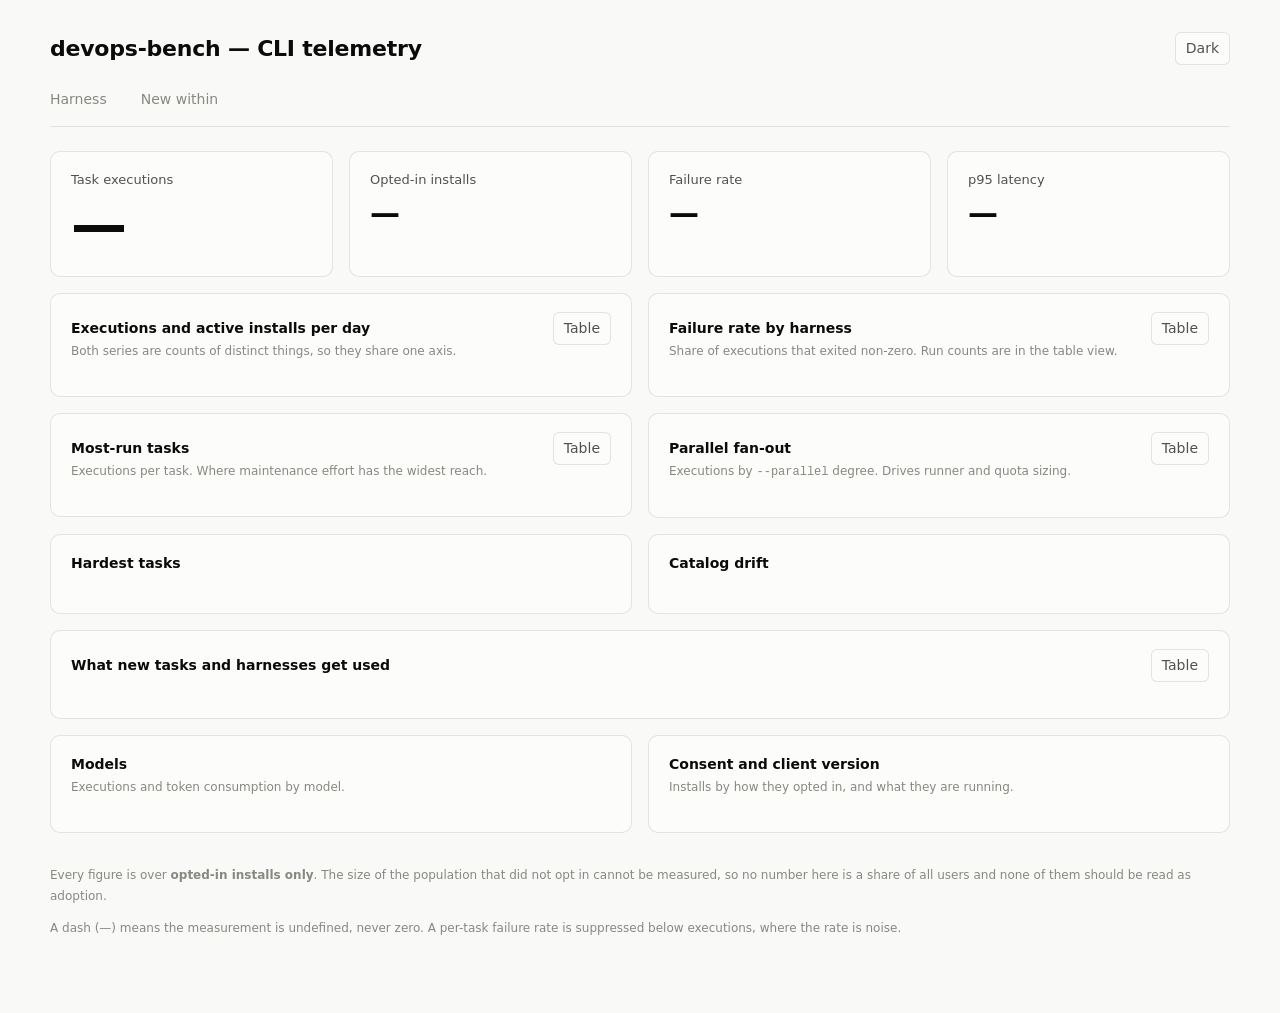
<file: hack/telemetry-metrics/dashboard.template.html>
<!DOCTYPE html>
<!--
Copyright 2026 The Kubernetes Authors.
Licensed under the Apache License, Version 2.0.

Generated by hack/telemetry-metrics/render.py. Do not edit the generated file;
edit this template and re-render.
-->
<html lang="en">
<head>
<meta charset="utf-8">
<meta name="viewport" content="width=device-width, initial-scale=1">
<title>devops-bench — CLI telemetry</title>
<style>
  :root {
    color-scheme: light;
    --page:           #f9f9f7;
    --surface-1:      #fcfcfb;
    --text-primary:   #0b0b0b;
    --text-secondary: #52514e;
    --text-muted:     #898781;
    --gridline:       #e1e0d9;
    --baseline:       #c3c2b7;
    --border:         rgba(11,11,11,0.10);
    --series-1:       #2a78d6;
    --series-2:       #eb6834;
    --series-3:       #1baf7a;
    --wash-1:         rgba(42,120,214,0.10);
    --status-warning: #fab219;
    --hover-wash:     rgba(11,11,11,0.04);
  }
  @media (prefers-color-scheme: dark) {
    :root:where(:not([data-theme="light"])) {
      color-scheme: dark;
      --page:           #0d0d0d;
      --surface-1:      #1a1a19;
      --text-primary:   #ffffff;
      --text-secondary: #c3c2b7;
      --text-muted:     #898781;
      --gridline:       #2c2c2a;
      --baseline:       #383835;
      --border:         rgba(255,255,255,0.10);
      --series-1:       #3987e5;
      --series-2:       #d95926;
      --series-3:       #199e70;
      --wash-1:         rgba(57,135,229,0.10);
      --hover-wash:     rgba(255,255,255,0.06);
    }
  }
  :root[data-theme="dark"] {
    color-scheme: dark;
    --page:           #0d0d0d;
    --surface-1:      #1a1a19;
    --text-primary:   #ffffff;
    --text-secondary: #c3c2b7;
    --text-muted:     #898781;
    --gridline:       #2c2c2a;
    --baseline:       #383835;
    --border:         rgba(255,255,255,0.10);
    --series-1:       #3987e5;
    --series-2:       #d95926;
    --series-3:       #199e70;
    --wash-1:         rgba(57,135,229,0.10);
    --hover-wash:     rgba(255,255,255,0.06);
  }

  * { box-sizing: border-box; }
  body {
    margin: 0;
    padding: 32px 24px 64px;
    background: var(--page);
    color: var(--text-primary);
    font: 14px/1.5 system-ui, -apple-system, "Segoe UI", sans-serif;
  }
  .wrap { max-width: 1180px; margin: 0 auto; }

  header.page { display: flex; align-items: flex-start; gap: 24px; margin-bottom: 8px; }
  header.page h1 { font-size: 22px; font-weight: 600; margin: 0 0 4px; letter-spacing: -0.01em; }
  header.page p { margin: 0; color: var(--text-secondary); }
  .spacer { flex: 1; }

  button {
    font: inherit;
    color: var(--text-secondary);
    background: var(--surface-1);
    border: 1px solid var(--border);
    border-radius: 6px;
    padding: 5px 10px;
    cursor: pointer;
  }
  button:hover { background: var(--hover-wash); }
  button[aria-pressed="true"] { color: var(--text-primary); font-weight: 600; }

  /* One filter row, above everything it scopes. */
  .filters {
    display: flex; align-items: center; gap: 8px; flex-wrap: wrap;
    margin: 20px 0 24px; padding-bottom: 16px;
    border-bottom: 1px solid var(--border);
  }
  .filters .label { color: var(--text-muted); margin-right: 2px; }

  .grid { display: grid; gap: 16px; }
  .cols-2 { grid-template-columns: repeat(2, minmax(0, 1fr)); }
  .cols-4 { grid-template-columns: repeat(4, minmax(0, 1fr)); }
  /* Cards whose content differs a lot in length size to their content rather
     than stretching to the tallest in the row. */
  .top { align-items: start; }
  @media (max-width: 900px) { .cols-2, .cols-4 { grid-template-columns: 1fr; } }

  .card {
    background: var(--surface-1);
    border: 1px solid var(--border);
    border-radius: 10px;
    padding: 18px 20px 20px;
  }
  .card h2 { font-size: 14px; font-weight: 600; margin: 0; }
  .card .sub { color: var(--text-muted); font-size: 12px; margin: 3px 0 0; }
  .card-head { display: flex; align-items: baseline; gap: 12px; margin-bottom: 16px; }
  .card-head .spacer { flex: 1; }

  .hero .label { color: var(--text-secondary); font-size: 13px; }
  .hero .value { font-size: 56px; font-weight: 600; line-height: 1.05; letter-spacing: -0.03em; margin: 6px 0 2px; }
  .hero .note { color: var(--text-muted); font-size: 12px; }

  .tile .label { color: var(--text-secondary); font-size: 13px; }
  .tile .value { font-size: 30px; font-weight: 600; line-height: 1.15; letter-spacing: -0.02em; margin: 6px 0 2px; }
  .tile .note { color: var(--text-muted); font-size: 12px; }
  /* An unavailable measurement must not look like a big loud number. */
  .value.null { color: var(--text-muted); font-weight: 500; font-size: 22px; letter-spacing: 0; }

  .panel-title { font-size: 12px; font-weight: 600; color: var(--text-secondary); margin: 0 0 10px; }

  .legend { display: flex; gap: 16px; flex-wrap: wrap; margin-bottom: 12px; }
  .legend span { display: inline-flex; align-items: center; gap: 7px; color: var(--text-secondary); font-size: 12px; }
  .legend .key-line { width: 14px; height: 2px; border-radius: 1px; }
  .legend .key-rect { width: 11px; height: 11px; border-radius: 2px; }

  svg { display: block; width: 100%; overflow: visible; }
  .grid-line { stroke: var(--gridline); stroke-width: 1; }
  .axis-line { stroke: var(--baseline); stroke-width: 1; }
  .tick { fill: var(--text-muted); font-size: 11px; font-variant-numeric: tabular-nums; }
  .cat { fill: var(--text-secondary); font-size: 12px; }
  .val { fill: var(--text-primary); font-size: 12px; font-weight: 600; font-variant-numeric: tabular-nums; }
  .crosshair { stroke: var(--baseline); stroke-width: 1; pointer-events: none; }

  table { border-collapse: collapse; width: 100%; font-size: 13px; }
  th, td { text-align: left; padding: 7px 10px 7px 0; border-bottom: 1px solid var(--border); }
  th { color: var(--text-muted); font-weight: 500; font-size: 12px; }
  td.num, th.num { text-align: right; font-variant-numeric: tabular-nums; }
  td.path {
    font-family: ui-monospace, SFMono-Regular, Menlo, monospace; font-size: 12px;
    /* Referrer hostnames and blob paths run long; wrap rather than push the
       numeric columns off the card. */
    overflow-wrap: anywhere; max-width: 340px;
  }
  .muted { color: var(--text-muted); }

  .empty {
    display: flex; flex-direction: column; justify-content: center;
    min-height: 120px; color: var(--text-muted); font-size: 13px;
  }
  .empty strong { color: var(--text-secondary); font-weight: 600; display: block; margin-bottom: 4px; }

  .banner {
    border: 1px solid var(--border); border-left: 3px solid var(--status-warning);
    background: var(--surface-1); border-radius: 8px;
    padding: 12px 14px; margin-bottom: 16px; font-size: 13px; color: var(--text-secondary);
  }
  .banner strong { color: var(--text-primary); }

  #tooltip {
    position: fixed; z-index: 10; pointer-events: none; opacity: 0;
    transition: opacity .08s;
    background: var(--surface-1); color: var(--text-primary);
    border: 1px solid var(--border); border-radius: 8px;
    padding: 8px 10px; font-size: 12px;
    box-shadow: 0 4px 16px rgba(0,0,0,0.14);
    min-width: 130px;
  }
  #tooltip .tt-head { color: var(--text-muted); margin-bottom: 5px; }
  #tooltip .tt-row { display: flex; align-items: center; gap: 7px; margin-top: 3px; }
  #tooltip .tt-key { width: 12px; height: 2px; border-radius: 1px; flex: none; }
  #tooltip .tt-val { font-weight: 600; font-variant-numeric: tabular-nums; }
  #tooltip .tt-name { color: var(--text-secondary); }

  footer { margin-top: 32px; color: var(--text-muted); font-size: 12px; line-height: 1.7; }
  footer code { font-size: 11px; }
  a { color: inherit; }
</style>
</head>
<body>
<div class="wrap">

<header class="page">
  <div>
    <h1>devops-bench — CLI telemetry</h1>
    <p id="subtitle"></p>
  </div>
  <div class="spacer"></div>
  <button id="theme-toggle" type="button">Dark</button>
</header>

<div class="filters">
  <span class="label">Harness</span>
  <span id="harness-filter"></span>
  <span class="label" style="margin-left:16px">New within</span>
  <span id="new-filter"></span>
  <div class="spacer"></div>
  <span class="label" id="window-note"></span>
</div>

<div id="banners"></div>

<div class="grid cols-4" style="margin-bottom:16px">
  <div class="card hero">
    <div class="label">Task executions</div>
    <div class="value" id="hero-value">—</div>
    <div class="note" id="hero-note"></div>
  </div>
  <div class="card tile">
    <div class="label">Opted-in installs</div>
    <div class="value" id="tile-installs">—</div>
    <div class="note" id="tile-installs-note"></div>
  </div>
  <div class="card tile">
    <div class="label">Failure rate</div>
    <div class="value" id="tile-failure">—</div>
    <div class="note" id="tile-failure-note"></div>
  </div>
  <div class="card tile">
    <div class="label">p95 latency</div>
    <div class="value" id="tile-latency">—</div>
    <div class="note" id="tile-latency-note"></div>
  </div>
</div>

<div class="grid cols-2 top" style="margin-bottom:16px">
  <div class="card">
    <div class="card-head">
      <div>
        <h2>Executions and active installs per day</h2>
        <p class="sub">Both series are counts of distinct things, so they share one axis.</p>
      </div>
      <div class="spacer"></div>
      <button type="button" data-toggle="daily" aria-pressed="false">Table</button>
    </div>
    <div id="daily-chart"></div>
    <div id="daily-table" hidden></div>
  </div>

  <div class="card">
    <div class="card-head">
      <div>
        <h2>Failure rate by harness</h2>
        <p class="sub">Share of executions that exited non-zero. Run counts are in the table view.</p>
      </div>
      <div class="spacer"></div>
      <button type="button" data-toggle="harness" aria-pressed="false">Table</button>
    </div>
    <div id="harness-chart"></div>
    <div id="harness-table" hidden></div>
  </div>
</div>

<div class="grid cols-2 top" style="margin-bottom:16px">
  <div class="card">
    <div class="card-head">
      <div>
        <h2>Most-run tasks</h2>
        <p class="sub">Executions per task. Where maintenance effort has the widest reach.</p>
      </div>
      <div class="spacer"></div>
      <button type="button" data-toggle="tasks" aria-pressed="false">Table</button>
    </div>
    <div id="tasks-chart"></div>
    <div id="tasks-table" hidden></div>
  </div>

  <div class="card">
    <div class="card-head">
      <div>
        <h2>Parallel fan-out</h2>
        <p class="sub">Executions by <code>--parallel</code> degree. Drives runner and quota sizing.</p>
      </div>
      <div class="spacer"></div>
      <button type="button" data-toggle="fanout" aria-pressed="false">Table</button>
    </div>
    <div id="fanout-chart"></div>
    <div id="fanout-table" hidden></div>
  </div>
</div>

<div class="grid cols-2 top" style="margin-bottom:16px">
  <div class="card">
    <div class="card-head">
      <div>
        <h2>Hardest tasks</h2>
        <p class="sub" id="hardest-sub"></p>
      </div>
    </div>
    <div id="hardest-table"></div>
  </div>

  <div class="card">
    <div class="card-head">
      <div>
        <h2>Catalog drift</h2>
        <p class="sub" id="drift-sub"></p>
      </div>
    </div>
    <div id="drift-table"></div>
  </div>
</div>

<div class="card" style="margin-bottom:16px">
  <div class="card-head">
    <div>
      <h2>What new tasks and harnesses get used</h2>
      <p class="sub" id="adoption-sub"></p>
    </div>
    <div class="spacer"></div>
    <button type="button" data-toggle="adoption" aria-pressed="false">Table</button>
  </div>
  <div id="adoption-chart"></div>
  <div id="adoption-table" hidden></div>
</div>

<div class="grid cols-2 top">
  <div class="card">
    <div class="card-head"><div><h2>Models</h2><p class="sub">Executions and token consumption by model.</p></div></div>
    <div id="model-table"></div>
  </div>
  <div class="card">
    <div class="card-head"><div><h2>Consent and client version</h2><p class="sub">Installs by how they opted in, and what they are running.</p></div></div>
    <div id="meta-table"></div>
  </div>
</div>

<footer>
  <p id="synthetic-note"></p>
  <p>
    Every figure is over <strong>opted-in installs only</strong>. The size of the population that
    did not opt in cannot be measured, so no number here is a share of all users and none of them
    should be read as adoption.
  </p>
  <p>
    A dash (—) means the measurement is undefined, never zero. A per-task failure rate is
    suppressed below <span id="min-runs"></span> executions, where the rate is noise.
  </p>
</footer>

</div>
<div id="tooltip" role="status" aria-live="polite"></div>

<script type="application/json" id="data">__DATA__</script>
<script>
(function () {
  "use strict";
  const DATA = JSON.parse(document.getElementById("data").textContent);
  const SVGNS = "http://www.w3.org/2000/svg";
  const tooltip = document.getElementById("tooltip");
  let scopeKey = "all";
  let newWithinDays = Math.min(60, DATA.windowDays);

  /* ---------- small helpers ---------- */

  const el = (tag, attrs, text) => {
    const n = document.createElement(tag);
    for (const k in attrs || {}) n.setAttribute(k, attrs[k]);
    if (text !== undefined) n.textContent = text;
    return n;
  };
  const svgEl = (tag, attrs, text) => {
    const n = document.createElementNS(SVGNS, tag);
    for (const k in attrs || {}) n.setAttribute(k, attrs[k]);
    if (text !== undefined) n.textContent = text;
    return n;
  };
  const clear = (node) => { while (node.firstChild) node.removeChild(node.firstChild); };
  const num = (n) => Math.round(n).toLocaleString("en-US");
  const pct = (r) => (r === null || r === undefined ? null : (r * 100).toFixed(1) + "%");
  const secs = (s) => (s === null || s === undefined ? null : s >= 60 ? (s / 60).toFixed(1) + " min" : Math.round(s) + " s");
  const compact = (n) => (n >= 1e9 ? (n / 1e9).toFixed(1) + "B" : n >= 1e6 ? (n / 1e6).toFixed(1) + "M" : n >= 1e3 ? (n / 1e3).toFixed(0) + "k" : String(n));
  const fmtDate = (d) => (d ? new Date(d + "T00:00:00Z").toLocaleDateString("en-US", { month: "short", day: "numeric", timeZone: "UTC" }) : null);
  const css = (name) => getComputedStyle(document.documentElement).getPropertyValue(name).trim();
  const scope = () => DATA.scopes[scopeKey];

  const DAY = 86400000;
  const iso = (t) => new Date(t).toISOString().slice(0, 10);
  const dateRange = (start, end) => {
    const out = [];
    for (let t = Date.parse(start + "T00:00:00Z"); t <= Date.parse(end + "T00:00:00Z"); t += DAY) out.push(iso(t));
    return out;
  };

  /* The reader picks how far back "new" reaches, but never below the grace
     period: before it, a first execution only means the task is rarely run. */
  const lookbackStart = () => {
    const back = iso(Date.parse(DATA.windowEnd + "T00:00:00Z") - (newWithinDays - 1) * DAY);
    return back > DATA.newSince ? back : DATA.newSince;
  };
  const isNew = (firstSeen) => !!firstSeen && firstSeen > DATA.newSince && firstSeen >= lookbackStart();

  function setValue(node, value) {
    node.classList.toggle("null", value === null || value === undefined);
    node.textContent = value === null || value === undefined ? "—" : value;
  }

  /* ---------- tooltip ---------- */

  function showTooltip(evt, head, rows) {
    clear(tooltip);
    tooltip.appendChild(el("div", { class: "tt-head" }, head));
    for (const r of rows) {
      const row = el("div", { class: "tt-row" });
      const key = el("span", { class: "tt-key" });
      key.style.background = r.color;
      row.appendChild(key);
      row.appendChild(el("span", { class: "tt-val" }, r.value));
      row.appendChild(el("span", { class: "tt-name" }, r.name));
      tooltip.appendChild(row);
    }
    tooltip.style.opacity = "1";
    const pad = 14;
    const rect = tooltip.getBoundingClientRect();
    let x = evt.clientX + pad, y = evt.clientY + pad;
    if (x + rect.width > innerWidth - 8) x = evt.clientX - rect.width - pad;
    if (y + rect.height > innerHeight - 8) y = evt.clientY - rect.height - pad;
    tooltip.style.left = x + "px";
    tooltip.style.top = y + "px";
  }
  const hideTooltip = () => { tooltip.style.opacity = "0"; };

  /* ---------- shared chart pieces ---------- */

  /* Ticks land on clean numbers: try 4 and 5 divisions, keep the one with the
     least headroom above the data. */
  function niceScale(maxValue) {
    let best = null;
    for (const ticks of [4, 5]) {
      const raw = Math.max(maxValue, 1) / ticks;
      const mag = Math.pow(10, Math.floor(Math.log10(raw)));
      const step = [1, 2, 2.5, 5, 10].map((m) => m * mag).find((s) => s >= raw) || 10 * mag;
      const candidate = { max: step * ticks, step, ticks };
      if (!best || candidate.max < best.max) best = candidate;
    }
    return best;
  }

  /* Horizontal bars, one series. rows: [{label, value, display, tip}] */
  function barChart(host, rows, opts) {
    clear(host);
    const rowH = 30, barH = 16, W = 520, m = { t: 4, r: opts.rightPad || 52, b: 4, l: opts.leftPad || 152 };
    const H = m.t + rows.length * rowH + m.b;
    const iw = W - m.l - m.r;
    const max = opts.max || Math.max(...rows.map((r) => r.value), 1);
    const color = css("--series-1");

    const svg = svgEl("svg", { viewBox: `0 0 ${W} ${H}`, role: "img", "aria-label": opts.label });
    rows.forEach((row, i) => {
      const cy = m.t + i * rowH + rowH / 2;
      const w = Math.max((row.value / max) * iw, 2);
      svg.appendChild(svgEl("text", { class: "cat", x: m.l - 12, y: cy + 4, "text-anchor": "end" }, row.label));
      // Square at the baseline, 4px rounded at the data end.
      const r = Math.min(4, w);
      svg.appendChild(svgEl("path", {
        d: `M${m.l},${cy - barH / 2} H${m.l + w - r} a${r},${r} 0 0 1 ${r},${r} V${cy + barH / 2 - r} a${r},${r} 0 0 1 ${-r},${r} H${m.l} Z`,
        fill: color,
      }));
      svg.appendChild(svgEl("text", { class: "val", x: m.l + w + 8, y: cy + 4 }, row.display));

      const hit = svgEl("rect", { x: 0, y: cy - rowH / 2, width: W, height: rowH, fill: "transparent", tabindex: 0 });
      const show = (evt) => showTooltip(evt, row.label, row.tip.map((t) => ({ color, value: t[0], name: t[1] })));
      hit.addEventListener("pointermove", show);
      hit.addEventListener("pointerleave", hideTooltip);
      hit.addEventListener("focus", (e) => {
        const b = e.target.getBoundingClientRect();
        show({ clientX: b.left + 40, clientY: b.top });
      });
      hit.addEventListener("blur", hideTooltip);
      svg.appendChild(hit);
    });
    svg.appendChild(svgEl("line", { class: "axis-line", x1: m.l, x2: m.l, y1: m.t, y2: H - m.b }));
    host.appendChild(svg);
  }

  /* Multi-series line over a shared date domain. A series that starts late has
     no point before it existed, rather than a run of zeros. */
  function lineChart(host, dates, series, opts) {
    const W = 520, H = 232, m = { t: 14, r: 52, b: 26, l: 44 };
    const iw = W - m.l - m.r, ih = H - m.t - m.b;
    const peak = Math.max(...series.map((s) => Math.max(...[...s.at.values()], 0)), 1);
    const scaleY = niceScale(peak);
    const x = (i) => m.l + (dates.length === 1 ? iw / 2 : (i * iw) / (dates.length - 1));
    const y = (v) => m.t + ih - (v / scaleY.max) * ih;

    const legend = el("div", { class: "legend" });
    for (const s of series) {
      const span = el("span");
      const key = el("i", { class: "key-line" });
      key.style.background = s.color;
      span.appendChild(key);
      span.appendChild(document.createTextNode(s.name));
      legend.appendChild(span);
    }
    host.appendChild(legend);

    const svg = svgEl("svg", { viewBox: `0 0 ${W} ${H}`, role: "img", "aria-label": opts.label });
    for (let i = 0; i <= scaleY.ticks; i++) {
      const v = scaleY.step * i;
      svg.appendChild(svgEl("line", { class: "grid-line", x1: m.l, x2: m.l + iw, y1: y(v), y2: y(v) }));
      svg.appendChild(svgEl("text", { class: "tick", x: m.l - 8, y: y(v) + 4, "text-anchor": "end" }, num(v)));
    }
    svg.appendChild(svgEl("line", { class: "axis-line", x1: m.l, x2: m.l + iw, y1: y(0), y2: y(0) }));
    for (const i of [0, Math.floor((dates.length - 1) / 2), dates.length - 1]) {
      svg.appendChild(svgEl("text", {
        class: "tick", x: x(i), y: H - 6,
        "text-anchor": i === 0 ? "start" : i === dates.length - 1 ? "end" : "middle",
      }, fmtDate(dates[i])));
    }

    for (const s of series) {
      const pts = dates.map((d, i) => [i, s.at.get(d)]).filter(([, v]) => v !== undefined);
      if (!pts.length) continue;
      svg.appendChild(svgEl("path", {
        d: pts.map(([i, v], k) => `${k ? "L" : "M"}${x(i)},${y(v)}`).join(" "),
        fill: "none", stroke: s.color, "stroke-width": 2,
        "stroke-linejoin": "round", "stroke-linecap": "round",
      }));
      const [li, lv] = pts[pts.length - 1];
      svg.appendChild(svgEl("circle", {
        cx: x(li), cy: y(lv), r: 4, fill: s.color, stroke: css("--surface-1"), "stroke-width": 2,
      }));
      svg.appendChild(svgEl("text", { class: "val", x: x(li) + 9, y: y(lv) + 4 }, num(lv)));
    }

    const cross = svgEl("line", { class: "crosshair", y1: m.t, y2: m.t + ih, x1: 0, x2: 0, opacity: 0 });
    svg.appendChild(cross);
    const dots = series.map((s) => {
      const d = svgEl("circle", { r: 4, fill: s.color, stroke: css("--surface-1"), "stroke-width": 2, opacity: 0 });
      svg.appendChild(d);
      return d;
    });

    const hit = svgEl("rect", { x: m.l, y: m.t, width: iw, height: ih, fill: "transparent" });
    svg.appendChild(hit);
    hit.addEventListener("pointermove", (evt) => {
      const box = svg.getBoundingClientRect();
      let i = Math.round((((evt.clientX - box.left) / box.width) * W - m.l) / iw * (dates.length - 1));
      i = Math.max(0, Math.min(dates.length - 1, i));
      cross.setAttribute("x1", x(i)); cross.setAttribute("x2", x(i)); cross.setAttribute("opacity", 1);
      const rows = [];
      series.forEach((s, k) => {
        const v = s.at.get(dates[i]);
        dots[k].setAttribute("opacity", v === undefined ? 0 : 1);
        if (v === undefined) return;
        dots[k].setAttribute("cx", x(i)); dots[k].setAttribute("cy", y(v));
        rows.push({ color: s.color, value: num(v), name: s.name });
      });
      showTooltip(evt, fmtDate(dates[i]), rows.length ? rows : [{ color: "transparent", value: "—", name: opts.absent }]);
    });
    hit.addEventListener("pointerleave", () => {
      hideTooltip(); cross.setAttribute("opacity", 0); dots.forEach((d) => d.setAttribute("opacity", 0));
    });
    host.appendChild(svg);
  }

  function buildTable(headers, rows, numeric, monoFirst) {
    const table = el("table");
    const thead = el("thead"), tr = el("tr");
    headers.forEach((h, i) => tr.appendChild(el("th", numeric[i] ? { class: "num" } : {}, h)));
    thead.appendChild(tr); table.appendChild(thead);
    const tbody = el("tbody");
    for (const row of rows) {
      const r = el("tr");
      row.forEach((cell, i) => {
        const cls = [numeric[i] ? "num" : "", monoFirst && i === 0 ? "path" : ""].filter(Boolean).join(" ");
        r.appendChild(el("td", cls ? { class: cls } : {}, cell === null ? "—" : cell));
      });
      tbody.appendChild(r);
    }
    table.appendChild(tbody);
    return table;
  }

  function emptyState(title, body) {
    const box = el("div", { class: "empty" });
    box.appendChild(el("strong", {}, title));
    box.appendChild(el("span", {}, body));
    return box;
  }

  function fill(id, node) {
    const host = document.getElementById(id);
    clear(host);
    host.appendChild(node);
  }

  /* ---------- daily: two series, one axis ---------- */

  function renderDaily() {
    const host = document.getElementById("daily-chart");
    clear(host);
    const daily = scope().daily;
    if (!daily.length) {
      host.appendChild(emptyState("No executions in this selection", "Nothing was reported for this harness."));
      return;
    }

    const series = [
      { field: "runs", color: css("--series-1"), name: "Executions" },
      { field: "installs", color: css("--series-2"), name: "Active installs" },
    ];
    const legend = el("div", { class: "legend" });
    for (const s of series) {
      const span = el("span");
      const key = el("i", { class: "key-line" });
      key.style.background = s.color;
      span.appendChild(key);
      span.appendChild(document.createTextNode(s.name));
      legend.appendChild(span);
    }
    host.appendChild(legend);

    const W = 520, H = 268, m = { t: 14, r: 46, b: 26, l: 40 };
    const iw = W - m.l - m.r, ih = H - m.t - m.b;
    const scaleY = niceScale(Math.max(...daily.map((d) => Math.max(d.runs, d.installs))));
    const x = (i) => m.l + (daily.length === 1 ? iw / 2 : (i * iw) / (daily.length - 1));
    const y = (v) => m.t + ih - (v / scaleY.max) * ih;

    const svg = svgEl("svg", { viewBox: `0 0 ${W} ${H}`, role: "img", "aria-label": "Executions and active installs per day" });
    for (let i = 0; i <= scaleY.ticks; i++) {
      const v = scaleY.step * i;
      svg.appendChild(svgEl("line", { class: "grid-line", x1: m.l, x2: m.l + iw, y1: y(v), y2: y(v) }));
      svg.appendChild(svgEl("text", { class: "tick", x: m.l - 8, y: y(v) + 4, "text-anchor": "end" }, num(v)));
    }
    svg.appendChild(svgEl("line", { class: "axis-line", x1: m.l, x2: m.l + iw, y1: y(0), y2: y(0) }));

    const fmtDay = (d) => new Date(d + "T00:00:00Z").toLocaleDateString("en-US", { month: "short", day: "numeric", timeZone: "UTC" });
    for (const i of [0, Math.floor((daily.length - 1) / 2), daily.length - 1]) {
      svg.appendChild(svgEl("text", {
        class: "tick", x: x(i), y: H - 6,
        "text-anchor": i === 0 ? "start" : i === daily.length - 1 ? "end" : "middle",
      }, fmtDay(daily[i].date)));
    }

    for (const s of series) {
      svg.appendChild(svgEl("path", {
        d: daily.map((d, i) => `${i ? "L" : "M"}${x(i)},${y(d[s.field])}`).join(" "),
        fill: "none", stroke: s.color, "stroke-width": 2,
        "stroke-linejoin": "round", "stroke-linecap": "round",
      }));
      const last = daily.length - 1;
      svg.appendChild(svgEl("circle", {
        cx: x(last), cy: y(daily[last][s.field]), r: 4,
        fill: s.color, stroke: css("--surface-1"), "stroke-width": 2,
      }));
      svg.appendChild(svgEl("text", { class: "val", x: x(last) + 9, y: y(daily[last][s.field]) + 4 }, num(daily[last][s.field])));
    }

    const cross = svgEl("line", { class: "crosshair", y1: m.t, y2: m.t + ih, x1: 0, x2: 0, opacity: 0 });
    svg.appendChild(cross);
    const dots = series.map((s) => {
      const d = svgEl("circle", { r: 4, fill: s.color, stroke: css("--surface-1"), "stroke-width": 2, opacity: 0 });
      svg.appendChild(d);
      return d;
    });

    const hit = svgEl("rect", { x: m.l, y: m.t, width: iw, height: ih, fill: "transparent" });
    svg.appendChild(hit);
    hit.addEventListener("pointermove", (evt) => {
      const box = svg.getBoundingClientRect();
      const px = ((evt.clientX - box.left) / box.width) * W;
      let i = Math.round(((px - m.l) / iw) * (daily.length - 1));
      i = Math.max(0, Math.min(daily.length - 1, i));
      const d = daily[i];
      cross.setAttribute("x1", x(i)); cross.setAttribute("x2", x(i)); cross.setAttribute("opacity", 1);
      series.forEach((s, k) => {
        dots[k].setAttribute("cx", x(i)); dots[k].setAttribute("cy", y(d[s.field])); dots[k].setAttribute("opacity", 1);
      });
      showTooltip(evt, fmtDay(d.date), [
        { color: series[0].color, value: num(d.runs), name: "executions" },
        { color: series[1].color, value: num(d.installs), name: "active installs" },
      ]);
    });
    hit.addEventListener("pointerleave", () => {
      hideTooltip(); cross.setAttribute("opacity", 0); dots.forEach((d) => d.setAttribute("opacity", 0));
    });
    host.appendChild(svg);

    fill("daily-table", buildTable(
      ["Date", "Executions", "Active installs"],
      daily.map((d) => [fmtDay(d.date), num(d.runs), num(d.installs)]),
      [false, true, true]
    ));
  }

  /* ---------- failure rate by harness ---------- */

  function renderHarness() {
    const host = document.getElementById("harness-chart");
    const rows = DATA.harnessSummary
      .filter((h) => scopeKey === "all" || h.harness === scopeKey)
      .slice()
      .sort((a, b) => (b.failureRate || 0) - (a.failureRate || 0));
    // A harness nobody ran has no failure rate. A zero-length bar would read as
    // a measured 0%, so it stays out of the chart and shows in the table.
    const measured = rows.filter((h) => h.failureRate !== null);
    if (!measured.length) {
      clear(host);
      host.appendChild(emptyState("No executions in this selection", "Nothing was reported for this harness."));
      fill("harness-table", harnessTable(rows));
      return;
    }

    barChart(host, measured.map((h) => ({
      label: h.harness,
      value: h.failureRate,
      display: pct(h.failureRate),
      tip: [[num(h.failures), "failed"], [num(h.runs), "executions"], [num(h.installs), "installs"]],
    })), {
      // Bar length is read as a share, so the axis ends on a round rate rather
      // than on whichever harness happens to be worst.
      max: Math.min(1, Math.ceil(Math.max(...DATA.harnessSummary.map((h) => h.failureRate)) * 10) / 10),
      label: "Failure rate by harness", rightPad: 56,
    });

    if (rows.length > measured.length) {
      host.appendChild(el("p", { class: "sub muted" },
        `${rows.length - measured.length} registered harness(es) had no executions and are in the table view.`));
    }
    fill("harness-table", harnessTable(rows));
  }

  function harnessTable(rows) {
    return buildTable(
      ["Harness", "First seen", "Executions", "Failure rate", "p50", "p95"],
      rows.map((h) => [
        h.harness + (h.isNew ? " (new)" : ""),
        fmtDate(h.firstSeen),
        num(h.runs), pct(h.failureRate), secs(h.p50LatencySec), secs(h.p95LatencySec),
      ]),
      [false, false, true, true, true, true]
    );
  }

  /* ---------- most-run tasks ---------- */

  function renderTasks() {
    const host = document.getElementById("tasks-chart");
    const all = scope().byTask;
    const run = all.filter((t) => t.runs > 0);
    if (!run.length) {
      clear(host);
      host.appendChild(emptyState("No executions in this selection", "Nothing was reported for this harness."));
      fill("tasks-table", el("p", { class: "sub muted" }, "No data."));
      return;
    }
    const rows = run.slice(0, 12);
    barChart(host, rows.map((t) => ({
      label: t.name,
      value: t.runs,
      display: num(t.runs),
      tip: [[num(t.runs), "executions"], [num(t.installs), "installs"], [pct(t.failureRate), "failure rate"]],
    })), { label: "Executions per task", leftPad: 170 });

    if (run.length > rows.length) {
      document.getElementById("tasks-chart").appendChild(
        el("p", { class: "sub muted" }, `Showing the 12 most-run of ${run.length} executed tasks. ${all.length - run.length} catalog task(s) had no executions.`));
    }
    fill("tasks-table", buildTable(
      ["Task", "Executions", "Installs", "Failure rate", "p50"],
      all.map((t) => [t.task, num(t.runs), num(t.installs), t.rateIsStable ? pct(t.failureRate) : null, secs(t.p50LatencySec)]),
      [false, true, true, true, true], true
    ));
  }

  /* ---------- parallel fan-out ---------- */

  function renderFanout() {
    const host = document.getElementById("fanout-chart");
    const rows = scope().fanout;
    const total = rows.reduce((a, r) => a + r.runs, 0);
    if (!total) {
      clear(host);
      host.appendChild(emptyState("No executions in this selection", "Nothing was reported for this harness."));
      return;
    }
    barChart(host, rows.map((f) => ({
      label: f.parallel === 1 ? "serial" : `${f.parallel}×`,
      value: f.runs,
      display: num(f.runs),
      tip: [[num(f.runs), "executions"], [pct(f.runs / total), "of executions"]],
    })), { label: "Executions by parallel degree", leftPad: 70 });

    fill("fanout-table", buildTable(
      ["Parallel degree", "Executions", "Share"],
      rows.map((f) => [f.parallel === 1 ? "serial" : `${f.parallel}×`, num(f.runs), pct(f.runs / total)]),
      [false, true, true]
    ));
  }

  /* ---------- tables ---------- */

  function renderHardest() {
    const stable = scope().byTask.filter((t) => t.rateIsStable).sort((a, b) => b.failureRate - a.failureRate);
    document.getElementById("hardest-sub").textContent =
      `Ranked by failure rate over at least ${DATA.minRunsForRate} executions. Candidates for a task-definition fix.`;
    if (!stable.length) {
      fill("hardest-table", emptyState("Not enough executions to rank",
        `No task in this selection has the ${DATA.minRunsForRate} executions a stable rate needs.`));
      return;
    }
    fill("hardest-table", buildTable(
      ["Task", "Failure rate", "Failures", "Executions"],
      stable.slice(0, 10).map((t) => [t.task, pct(t.failureRate), num(t.failures), num(t.runs)]),
      [false, true, true, true], true
    ));
  }

  /* Where the executed set and the checked-in catalog disagree. Computed over
     every event, so the harness filter does not apply to it. */
  function renderDrift() {
    const LABEL = { new: "New in catalog", neverExecuted: "Never executed", outsideCatalog: "Not in catalog" };
    // A task that first ran before the lookback is established, not drift.
    const rows = DATA.drift.filter((d) => d.state !== "new" || isNew(d.firstSeen));
    document.getElementById("drift-sub").textContent =
      `Where executions and the ${DATA.catalogSize}-task catalog disagree, across all harnesses. `
      + `New means first executed on or after ${fmtDate(lookbackStart())}.`;

    if (!rows.length) {
      fill("drift-table", emptyState("No drift",
        "Every catalog task has been executed, none is new in this window, and no install ran a task name this repository does not define."));
      return;
    }
    const host = document.getElementById("drift-table");
    clear(host);
    host.appendChild(buildTable(
      ["Task", "State", "First seen", "Executions", "Installs"],
      rows.map((d) => [d.task, LABEL[d.state], fmtDate(d.firstSeen), num(d.runs), num(d.installs)]),
      [false, false, false, true, true], true
    ));
    const count = (state) => rows.filter((d) => d.state === state).length;
    const t = DATA.scopes.all.totals;
    host.appendChild(el("p", { class: "sub muted" },
      `${count("new")} new · ${count("neverExecuted")} never executed · `
      + `${count("outsideCatalog")} outside the catalog (${num(t.localTaskRuns)} executions, ${pct(t.localTaskShare)}).`));
  }

  /* Color follows the entity, so it is fixed once from the full payload. A
     narrower lookback drops series without repainting the survivors. */
  const ADOPTION_COLOR = new Map();
  for (const kind of ["task", "harness"]) {
    DATA.adoption.filter((a) => a.kind === kind)
      .forEach((a, i) => { if (i < 3) ADOPTION_COLOR.set(a.id, `--series-${i + 1}`); });
  }

  /* What appeared during the window, and how much it has been run since.
     Global, like drift: scoped by harness, everything a new harness touched
     would look new too. */
  function renderAdoption() {
    const host = document.getElementById("adoption-chart");
    clear(host);
    const items = DATA.adoption.filter((a) => isNew(a.firstSeen));
    document.getElementById("adoption-sub").textContent =
      `Cumulative executions since each one first appeared, across all harnesses. `
      + `New means first executed on or after ${fmtDate(lookbackStart())}; a first execution before `
      + `${fmtDate(DATA.newSince)} means only that the task is rarely run.`;

    if (!items.length) {
      host.appendChild(emptyState("Nothing new in this window",
        `No task or harness was first executed in the last ${newWithinDays} days. Widen the window to see earlier arrivals.`));
      fill("adoption-table", el("p", { class: "sub muted" }, "No new tasks or harnesses in this window."));
      return;
    }

    // Both panels share one time axis. Panel-local domains would put two
    // different dates under the same x position on the same row.
    const dates = dateRange(items.map((a) => a.firstSeen).sort()[0], DATA.windowEnd);
    const grid = el("div", { class: "grid cols-2 top" });
    host.appendChild(grid);
    grid.appendChild(panel(items, "task", "New tasks", dates));
    grid.appendChild(panel(items, "harness", "New harnesses", dates));

    fill("adoption-table", buildTable(
      ["Name", "Kind", "First seen", "Days live", "Executions", "Installs", "Per day"],
      items.map((a) => [
        a.id, a.kind, fmtDate(a.firstSeen), num(a.daily.length),
        num(a.runs), num(a.installs), (a.runs / a.daily.length).toFixed(1),
      ]),
      [false, false, false, true, true, true, true], true
    ));
  }

  function panel(items, kind, title, dates) {
    const box = el("div");
    box.appendChild(el("p", { class: "panel-title" }, title));
    const mine = items.filter((a) => a.kind === kind);
    if (!mine.length) {
      box.appendChild(emptyState("None in this window", `No ${kind} was first executed in the last ${newWithinDays} days.`));
      return box;
    }
    const shown = mine.filter((a) => ADOPTION_COLOR.has(a.id));
    lineChart(box, dates, shown.map((a) => {
      let total = 0;
      const at = new Map();
      for (const d of a.daily) { total += d.runs; at.set(d.date, total); }
      return { name: a.id, color: css(ADOPTION_COLOR.get(a.id)), at };
    }), { label: `Cumulative executions of ${title.toLowerCase()}`, absent: "not yet in use" });

    if (mine.length > shown.length) {
      box.appendChild(el("p", { class: "sub muted" },
        `${mine.length - shown.length} more in the table view.`));
    }
    return box;
  }

  function renderModels() {
    const models = scope().byModel;
    if (!models.length) { fill("model-table", emptyState("No executions", "Nothing reported.")); return; }
    fill("model-table", buildTable(
      ["Model", "Executions", "Input tokens", "Output tokens", "Failure rate"],
      models.map((m) => [m.model, num(m.runs), compact(m.inputTokens), compact(m.outputTokens), pct(m.failureRate)]),
      [false, true, true, true, true], true
    ));
  }

  function renderMeta() {
    const s = scope();
    const rows = [];
    for (const [k, v] of Object.entries(s.consentSource)) {
      rows.push([k === "env" ? "DEVOPS_BENCH_TELEMETRY=true" : "--enable-telemetry", "Consent", num(v)]);
    }
    for (const [k, v] of Object.entries(s.clientVersion).sort((a, b) => b[0].localeCompare(a[0]))) {
      rows.push([k, "Client version", num(v)]);
    }
    fill("meta-table", buildTable(["Value", "Field", "Installs"], rows, [false, false, true], true));
  }

  /* ---------- headline ---------- */

  function renderHeadline() {
    const t = scope().totals;
    setValue(document.getElementById("hero-value"), num(t.runs));
    document.getElementById("hero-note").textContent =
      `${num(t.turns)} agent turns over ${DATA.windowDays} days. ` +
      `${pct(t.catalogCoverage)} of the ${DATA.catalogSize}-task catalog was executed at least once.`;

    setValue(document.getElementById("tile-installs"), num(t.installs));
    document.getElementById("tile-installs-note").textContent =
      "Distinct pseudonymous UUIDs. Not a user count and not a share of all users.";

    setValue(document.getElementById("tile-failure"), pct(t.failureRate));
    document.getElementById("tile-failure-note").textContent =
      t.failureRate === null ? "No executions — undefined, not zero."
        : `${num(t.failures)} of ${num(t.runs)} executions exited non-zero.`;

    setValue(document.getElementById("tile-latency"), secs(t.p95LatencySec));
    document.getElementById("tile-latency-note").textContent =
      t.p50LatencySec === null ? "No executions — undefined, not zero." : `p50 ${secs(t.p50LatencySec)}.`;
  }

  function renderBanners() {
    const host = document.getElementById("banners");
    clear(host);
    const add = (strong, rest) => {
      const b = el("div", { class: "banner" });
      b.appendChild(el("strong", {}, strong));
      b.appendChild(document.createTextNode(rest));
      host.appendChild(b);
    };
    add("The denominator is unknown.",
      " Telemetry is opt-in, so this page measures the installs that consented and nothing else. " +
      "Opted-in installs are almost certainly not representative: the people who turn it on are the people " +
      "already engaged. Read every figure as a trend within a self-selected group, never as adoption.");
    add("gke-labs only.",
      " Reporting is enabled on the gke-labs repository. The kubernetes-sigs mirror sends nothing pending " +
      "the Linux Foundation Telemetry Policy review of the data and the collection mechanism.");
  }

  function render() {
    renderBanners();
    renderHeadline();
    renderDaily();
    renderHarness();
    renderTasks();
    renderFanout();
    renderHardest();
    renderDrift();
    renderAdoption();
    renderModels();
    renderMeta();
  }

  /* ---------- chrome ---------- */

  const generated = new Date(DATA.generatedAt);
  document.getElementById("subtitle").textContent =
    (DATA.synthetic ? "Synthetic event stream generated " : "Ingested through ") +
    generated.toLocaleString("en-US", { dateStyle: "long", timeZone: "UTC" }) + " UTC";
  document.getElementById("window-note").textContent = `Window: last ${DATA.windowDays} days`;
  document.getElementById("min-runs").textContent = String(DATA.minRunsForRate);
  document.getElementById("synthetic-note").textContent = DATA.synthetic
    ? "Mockup for the in-product telemetry proposal. No telemetry has ever been collected, so the event volume here is synthetic — generated by hack/telemetry-metrics/simulate.py. The task names, harness keys, event schema, and latency and token magnitudes are read from this repository and from the runs checked in under results/."
    : "Generated by hack/telemetry-metrics/render.py from an ingested event stream.";

  const filterHost = document.getElementById("harness-filter");
  for (const key of Object.keys(DATA.scopes)) {
    const b = el("button", { type: "button", "aria-pressed": String(key === scopeKey) }, key === "all" ? "All" : key);
    b.addEventListener("click", () => {
      scopeKey = key;
      [...filterHost.children].forEach((c) => c.setAttribute("aria-pressed", String(c === b)));
      render();
    });
    filterHost.appendChild(b);
  }

  const newFilterHost = document.getElementById("new-filter");
  const NEW_WINDOWS = [...new Set([30, 60, DATA.windowDays].filter((d) => d <= DATA.windowDays))]
    .sort((a, b) => a - b);
  for (const days of NEW_WINDOWS) {
    const b = el("button", { type: "button", "aria-pressed": String(days === newWithinDays) },
      days === DATA.windowDays ? "Full window" : `${days} days`);
    b.addEventListener("click", () => {
      newWithinDays = days;
      [...newFilterHost.children].forEach((c) => c.setAttribute("aria-pressed", String(c === b)));
      render();
    });
    newFilterHost.appendChild(b);
  }

  for (const btn of document.querySelectorAll("[data-toggle]")) {
    btn.addEventListener("click", () => {
      const on = btn.getAttribute("aria-pressed") !== "true";
      btn.setAttribute("aria-pressed", String(on));
      btn.textContent = on ? "Chart" : "Table";
      document.getElementById(btn.dataset.toggle + "-chart").hidden = on;
      document.getElementById(btn.dataset.toggle + "-table").hidden = !on;
    });
  }

  // Stamp the OS preference up front so the first toggle click always flips
  // what the reader is actually looking at.
  const toggle = document.getElementById("theme-toggle");
  if (!document.documentElement.dataset.theme) {
    document.documentElement.dataset.theme =
      matchMedia("(prefers-color-scheme: dark)").matches ? "dark" : "light";
  }
  const syncToggle = () => {
    toggle.textContent = document.documentElement.dataset.theme === "dark" ? "Light" : "Dark";
  };
  toggle.addEventListener("click", () => {
    document.documentElement.dataset.theme =
      document.documentElement.dataset.theme === "dark" ? "light" : "dark";
    syncToggle();
    render();  // series colors are read from CSS custom properties at draw time
  });

  syncToggle();
  render();
})();
</script>
</body>
</html>
</file>
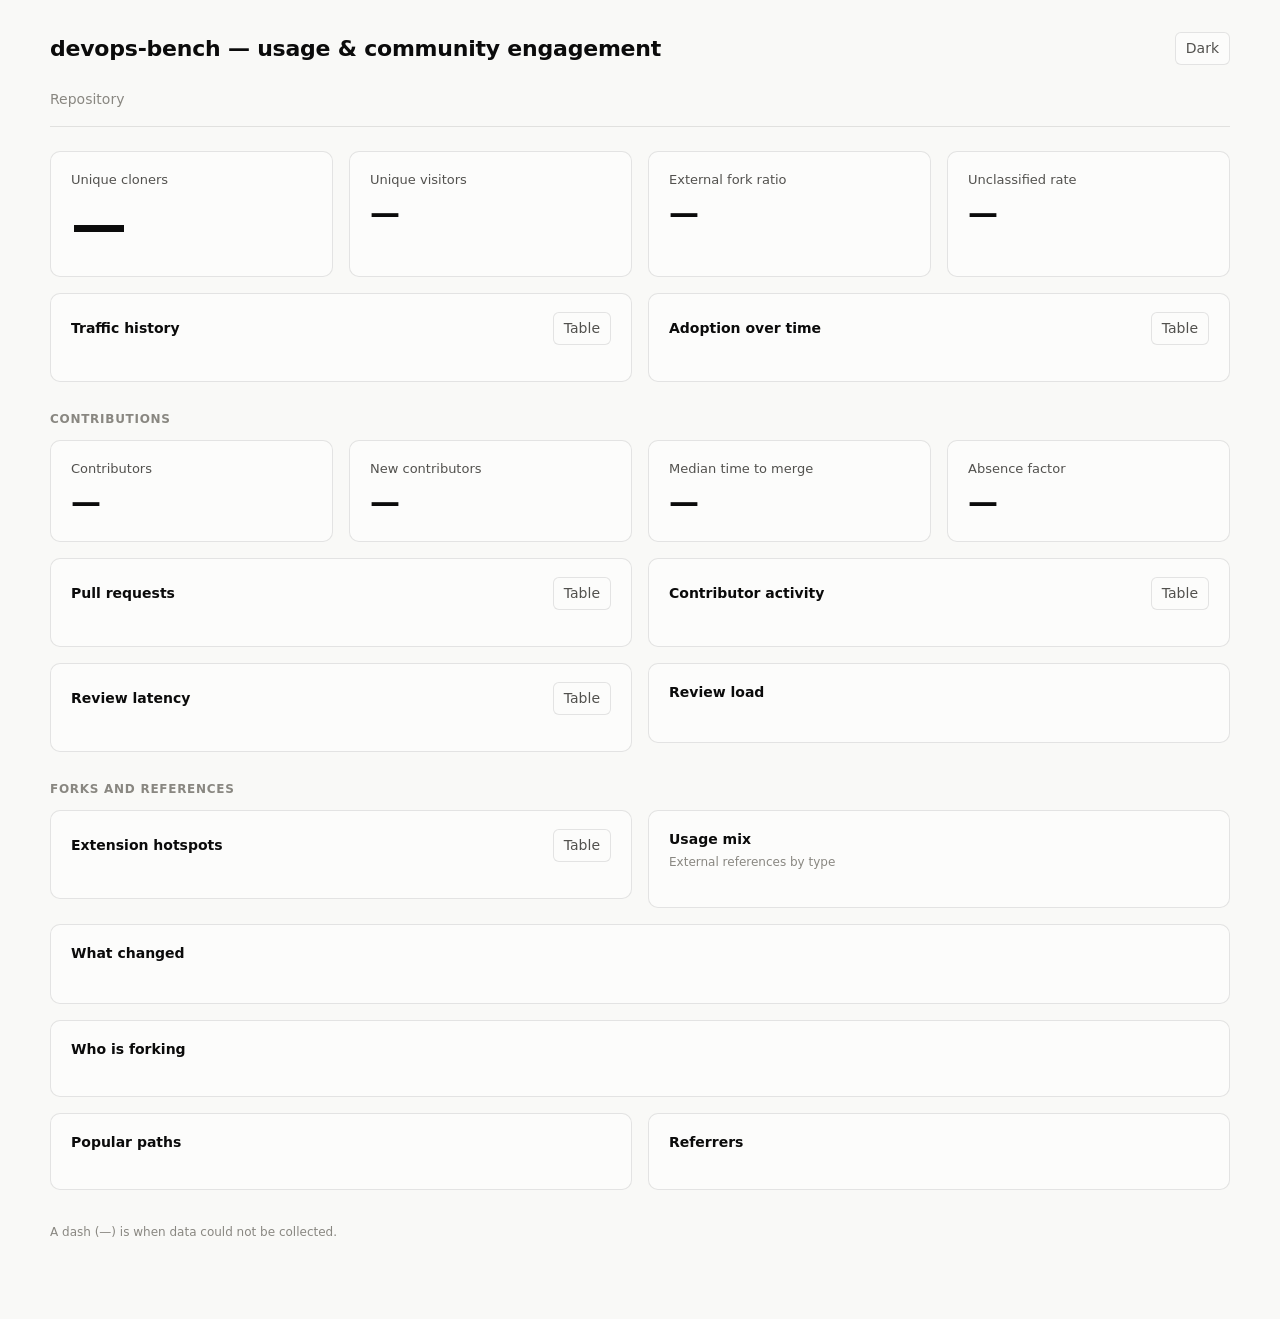
<file: hack/usage-metrics/dashboard.template.html>
<!DOCTYPE html>
<!--
Copyright 2026 The Kubernetes Authors.
Licensed under the Apache License, Version 2.0.

Generated by hack/usage-metrics/render.py. Do not edit the generated file;
edit this template and re-render.
-->
<html lang="en">
<head>
<meta charset="utf-8">
<meta name="viewport" content="width=device-width, initial-scale=1">
<title>devops-bench — usage &amp; community engagement</title>
<style>
  :root {
    color-scheme: light;
    --page:           #f9f9f7;
    --surface-1:      #fcfcfb;
    --text-primary:   #0b0b0b;
    --text-secondary: #52514e;
    --text-muted:     #898781;
    --gridline:       #e1e0d9;
    --baseline:       #c3c2b7;
    --border:         rgba(11,11,11,0.10);
    --series-1:       #2a78d6;
    --series-2:       #eb6834;
    --series-3:       #1baf7a;
    --wash-1:         rgba(42,120,214,0.10);
    --status-warning: #fab219;
    --hover-wash:     rgba(11,11,11,0.04);
  }
  @media (prefers-color-scheme: dark) {
    :root:where(:not([data-theme="light"])) {
      color-scheme: dark;
      --page:           #0d0d0d;
      --surface-1:      #1a1a19;
      --text-primary:   #ffffff;
      --text-secondary: #c3c2b7;
      --text-muted:     #898781;
      --gridline:       #2c2c2a;
      --baseline:       #383835;
      --border:         rgba(255,255,255,0.10);
      --series-1:       #3987e5;
      --series-2:       #d95926;
      --series-3:       #199e70;
      --wash-1:         rgba(57,135,229,0.10);
      --hover-wash:     rgba(255,255,255,0.06);
    }
  }
  :root[data-theme="dark"] {
    color-scheme: dark;
    --page:           #0d0d0d;
    --surface-1:      #1a1a19;
    --text-primary:   #ffffff;
    --text-secondary: #c3c2b7;
    --text-muted:     #898781;
    --gridline:       #2c2c2a;
    --baseline:       #383835;
    --border:         rgba(255,255,255,0.10);
    --series-1:       #3987e5;
    --series-2:       #d95926;
    --series-3:       #199e70;
    --wash-1:         rgba(57,135,229,0.10);
    --hover-wash:     rgba(255,255,255,0.06);
  }

  * { box-sizing: border-box; }
  body {
    margin: 0;
    padding: 32px 24px 64px;
    background: var(--page);
    color: var(--text-primary);
    font: 14px/1.5 system-ui, -apple-system, "Segoe UI", sans-serif;
  }
  .wrap { max-width: 1180px; margin: 0 auto; }

  header.page { display: flex; align-items: flex-start; gap: 24px; margin-bottom: 8px; }
  header.page h1 { font-size: 22px; font-weight: 600; margin: 0 0 4px; letter-spacing: -0.01em; }
  header.page p { margin: 0; color: var(--text-secondary); }
  .spacer { flex: 1; }

  button {
    font: inherit;
    color: var(--text-secondary);
    background: var(--surface-1);
    border: 1px solid var(--border);
    border-radius: 6px;
    padding: 5px 10px;
    cursor: pointer;
  }
  button:hover { background: var(--hover-wash); }
  button[aria-pressed="true"] { color: var(--text-primary); font-weight: 600; }

  /* A range that scopes one card sits inside it, above the chart it scopes. */
  .range { display: flex; gap: 6px; flex-wrap: wrap; margin: -6px 0 14px; }
  .range:empty { display: none; }
  .range button { padding: 3px 9px; font-size: 12px; }

  /* One filter row, above everything it scopes. */
  .filters {
    display: flex; align-items: center; gap: 8px; flex-wrap: wrap;
    margin: 20px 0 24px; padding-bottom: 16px;
    border-bottom: 1px solid var(--border);
  }
  .filters .label { color: var(--text-muted); margin-right: 2px; }

  .grid { display: grid; gap: 16px; }
  .cols-2 { grid-template-columns: repeat(2, minmax(0, 1fr)); }
  .cols-4 { grid-template-columns: repeat(4, minmax(0, 1fr)); }
  /* Cards whose content differs a lot in length size to their content rather
     than stretching to the tallest in the row. */
  .top { align-items: start; }
  @media (max-width: 900px) { .cols-2, .cols-4 { grid-template-columns: 1fr; } }

  /* The page is long enough that the cards need naming from outside them. */
  h2.section {
    font-size: 12px; font-weight: 600; letter-spacing: 0.06em; text-transform: uppercase;
    color: var(--text-muted); margin: 28px 0 12px;
  }

  .card {
    background: var(--surface-1);
    border: 1px solid var(--border);
    border-radius: 10px;
    padding: 18px 20px 20px;
  }
  .card h2 { font-size: 14px; font-weight: 600; margin: 0; }
  .card .sub { color: var(--text-muted); font-size: 12px; margin: 3px 0 0; }
  .card-head { display: flex; align-items: baseline; gap: 12px; margin-bottom: 16px; }
  .card-head .spacer { flex: 1; }

  .hero .label { color: var(--text-secondary); font-size: 13px; }
  .hero .value { font-size: 56px; font-weight: 600; line-height: 1.05; letter-spacing: -0.03em; margin: 6px 0 2px; }
  .hero .note { color: var(--text-muted); font-size: 12px; }

  .tile .label { color: var(--text-secondary); font-size: 13px; }
  .tile .value { font-size: 30px; font-weight: 600; line-height: 1.15; letter-spacing: -0.02em; margin: 6px 0 2px; }
  .tile .note { color: var(--text-muted); font-size: 12px; }
  /* An unavailable measurement must not look like a big loud number. */
  .value.null { color: var(--text-muted); font-weight: 500; font-size: 22px; letter-spacing: 0; }

  .legend { display: flex; gap: 16px; flex-wrap: wrap; margin-bottom: 12px; }
  .legend span { display: inline-flex; align-items: center; gap: 7px; color: var(--text-secondary); font-size: 12px; }
  .legend .key-line { width: 14px; height: 2px; border-radius: 1px; }
  .legend .key-rect { width: 11px; height: 11px; border-radius: 2px; }

  svg { display: block; width: 100%; overflow: visible; }
  .grid-line { stroke: var(--gridline); stroke-width: 1; }
  .axis-line { stroke: var(--baseline); stroke-width: 1; }
  .tick { fill: var(--text-muted); font-size: 11px; font-variant-numeric: tabular-nums; }
  .cat { fill: var(--text-secondary); font-size: 12px; }
  .val { fill: var(--text-primary); font-size: 12px; font-weight: 600; font-variant-numeric: tabular-nums; }
  .crosshair { stroke: var(--baseline); stroke-width: 1; pointer-events: none; }

  table { border-collapse: collapse; width: 100%; font-size: 13px; }
  th, td { text-align: left; padding: 7px 10px 7px 0; border-bottom: 1px solid var(--border); }
  th { color: var(--text-muted); font-weight: 500; font-size: 12px; }
  td.num, th.num { text-align: right; font-variant-numeric: tabular-nums; }
  td.path {
    font-family: ui-monospace, SFMono-Regular, Menlo, monospace; font-size: 12px;
    /* Referrer hostnames and blob paths run long; wrap rather than push the
       numeric columns off the card. */
    overflow-wrap: anywhere; max-width: 340px;
  }
  .muted { color: var(--text-muted); }

  .empty {
    display: flex; flex-direction: column; justify-content: center;
    min-height: 120px; color: var(--text-muted); font-size: 13px;
  }
  .empty strong { color: var(--text-secondary); font-weight: 600; display: block; margin-bottom: 4px; }

  .banner {
    border: 1px solid var(--border); border-left: 3px solid var(--status-warning);
    background: var(--surface-1); border-radius: 8px;
    padding: 12px 14px; margin-bottom: 16px; font-size: 13px; color: var(--text-secondary);
  }
  .banner strong { color: var(--text-primary); }

  #tooltip {
    position: fixed; z-index: 10; pointer-events: none; opacity: 0;
    transition: opacity .08s;
    background: var(--surface-1); color: var(--text-primary);
    border: 1px solid var(--border); border-radius: 8px;
    padding: 8px 10px; font-size: 12px;
    box-shadow: 0 4px 16px rgba(0,0,0,0.14);
    min-width: 130px;
  }
  #tooltip .tt-head { color: var(--text-muted); margin-bottom: 5px; }
  #tooltip .tt-row { display: flex; align-items: center; gap: 7px; margin-top: 3px; }
  #tooltip .tt-key { width: 12px; height: 2px; border-radius: 1px; flex: none; }
  #tooltip .tt-val { font-weight: 600; font-variant-numeric: tabular-nums; }
  #tooltip .tt-name { color: var(--text-secondary); }

  /* The branches behind one hotspot bar, and the files behind one usage kind.
     Separated by a rule rather than a second card, because it is the same
     measurement at a finer grain. */
  #ext-detail:not(:empty), #usage-detail:not(:empty) { margin-top: 18px; border-top: 1px solid var(--border); padding-top: 14px; }
  #ext-detail .detail-head, #usage-detail .detail-head { display: flex; align-items: baseline; gap: 12px; margin-bottom: 10px; }
  #ext-detail h3, #usage-detail h3 { font-size: 13px; font-weight: 600; margin: 0; }
  #ext-detail .note { color: var(--text-muted); font-size: 12px; margin: 10px 0 0; line-height: 1.55; }
  #ext-detail td.path a { text-decoration: none; border-bottom: 1px solid var(--border); }
  #ext-detail td.path a:hover { border-bottom-color: var(--text-secondary); }
  #ext-detail .copies { color: var(--text-muted); cursor: help; }
  #ext-detail .upstream { color: var(--text-muted); }

  footer { margin-top: 32px; color: var(--text-muted); font-size: 12px; line-height: 1.7; }
  footer code { font-size: 11px; }
  a { color: inherit; }
</style>
</head>
<body>
<div class="wrap">

<header class="page">
  <div>
    <h1>devops-bench — usage &amp; community engagement</h1>
    <p id="subtitle"></p>
  </div>
  <div class="spacer"></div>
  <button id="theme-toggle" type="button">Dark</button>
</header>

<div class="filters">
  <span class="label">Repository</span>
  <span id="repo-filter"></span>
  <div class="spacer"></div>
  <span class="label" id="window-note"></span>
</div>

<div id="banners"></div>

<div class="grid cols-4" style="margin-bottom:16px">
  <div class="card hero" style="grid-column: span 1">
    <div class="label">Unique cloners</div>
    <div class="value" id="hero-value">—</div>
    <div class="note" id="hero-note"></div>
  </div>
  <div class="card tile">
    <div class="label">Unique visitors</div>
    <div class="value" id="tile-visitors">—</div>
    <div class="note" id="tile-visitors-note"></div>
  </div>
  <div class="card tile">
    <div class="label">External fork ratio</div>
    <div class="value" id="tile-external">—</div>
    <div class="note" id="tile-external-note"></div>
  </div>
  <div class="card tile">
    <div class="label">Unclassified rate</div>
    <div class="value" id="tile-unclassified">—</div>
    <div class="note" id="tile-unclassified-note"></div>
  </div>
</div>

<div class="grid cols-2 top" style="margin-bottom:16px">
  <div class="card">
    <div class="card-head">
      <div>
        <h2>Traffic history</h2>
        <p class="sub" id="history-sub" hidden></p>
      </div>
      <div class="spacer"></div>
      <button type="button" data-toggle="history" aria-pressed="false">Table</button>
    </div>
    <div id="history-chart"></div>
    <div id="history-table" hidden></div>
  </div>

  <div class="card">
    <div class="card-head">
      <div>
        <h2>Adoption over time</h2>
      </div>
      <div class="spacer"></div>
      <button type="button" data-toggle="runs" aria-pressed="false">Table</button>
    </div>
    <div id="runs-chart"></div>
    <div id="runs-table" hidden></div>
  </div>
</div>

<h2 class="section">Contributions</h2>

<div class="grid cols-4" style="margin-bottom:16px">
  <div class="card tile">
    <div class="label">Contributors</div>
    <div class="value" id="tile-contributors">—</div>
    <div class="note" id="tile-contributors-note"></div>
  </div>
  <div class="card tile">
    <div class="label">New contributors</div>
    <div class="value" id="tile-new-contributors">—</div>
    <div class="note" id="tile-new-contributors-note"></div>
  </div>
  <div class="card tile">
    <div class="label">Median time to merge</div>
    <div class="value" id="tile-merge-time">—</div>
    <div class="note" id="tile-merge-time-note"></div>
  </div>
  <div class="card tile">
    <div class="label">Absence factor</div>
    <div class="value" id="tile-absence">—</div>
    <div class="note" id="tile-absence-note"></div>
  </div>
</div>

<div class="grid cols-2 top" style="margin-bottom:16px">
  <div class="card">
    <div class="card-head">
      <div>
        <h2>Pull requests</h2>
        <p class="sub" id="prs-sub"></p>
      </div>
      <div class="spacer"></div>
      <button type="button" data-toggle="prs" aria-pressed="false">Table</button>
    </div>
    <div class="range" id="prs-grain" role="group" aria-label="Granularity"></div>
    <div id="prs-chart"></div>
    <div id="prs-table" hidden></div>
  </div>

  <div class="card">
    <div class="card-head">
      <div>
        <h2>Contributor activity</h2>
        <p class="sub" id="people-sub"></p>
      </div>
      <div class="spacer"></div>
      <button type="button" data-toggle="people" aria-pressed="false">Table</button>
    </div>
    <div class="range" id="people-grain" role="group" aria-label="Granularity"></div>
    <div id="people-chart"></div>
    <div id="people-table" hidden></div>
  </div>
</div>

<div class="grid cols-2 top" style="margin-bottom:16px">
  <div class="card">
    <div class="card-head">
      <div>
        <h2>Review latency</h2>
        <p class="sub" id="latency-sub"></p>
      </div>
      <div class="spacer"></div>
      <button type="button" data-toggle="latency" aria-pressed="false">Table</button>
    </div>
    <div class="range" id="latency-grain" role="group" aria-label="Granularity"></div>
    <div id="latency-chart"></div>
    <div id="latency-table" hidden></div>
  </div>

  <div class="card">
    <div class="card-head">
      <div>
        <h2>Review load</h2>
        <p class="sub" id="reviewers-sub"></p>
      </div>
    </div>
    <div id="reviewers-table"></div>
  </div>
</div>

<h2 class="section">Forks and references</h2>

<div class="grid cols-2 top" style="margin-bottom:16px">
  <div class="card">
    <div class="card-head">
      <div>
        <h2>Extension hotspots</h2>
        <p class="sub" id="ext-sub"></p>
      </div>
      <div class="spacer"></div>
      <button type="button" data-toggle="ext" aria-pressed="false">Table</button>
    </div>
    <div class="range" id="ext-range" role="group" aria-label="Date range"></div>
    <div id="ext-chart"></div>
    <div id="ext-table" hidden></div>
    <div id="ext-detail"></div>
  </div>

  <div class="card">
    <div class="card-head">
      <div>
        <h2>Usage mix</h2>
        <p class="sub" id="usage-sub">External references by type</p>
      </div>
    </div>
    <div id="usage-mix"></div>
    <div id="usage-detail"></div>
  </div>
</div>

<div class="grid top" style="margin-bottom:16px">
  <div class="card">
    <div class="card-head">
      <div>
        <h2>What changed</h2>
        <p class="sub" id="changes-sub"></p>
      </div>
    </div>
    <div class="range" id="changes-runs" role="group" aria-label="Collection run"></div>
    <div id="changes-body"></div>
  </div>
</div>

<div class="grid top" style="margin-bottom:16px">
  <div class="card">
    <div class="card-head">
      <div>
        <h2>Who is forking</h2>
      </div>
    </div>
    <div id="fork-table"></div>
  </div>
</div>

<div class="grid cols-2 top">
  <div class="card">
    <div class="card-head"><div><h2>Popular paths</h2></div></div>
    <div id="paths-table"></div>
  </div>
  <div class="card">
    <div class="card-head"><div><h2>Referrers</h2></div></div>
    <div id="referrers-table"></div>
  </div>
</div>

<footer>
  <p>
    A dash (—) is when data could not be collected.
  </p>
</footer>

</div>
<div id="tooltip" role="status" aria-live="polite"></div>

<script type="application/json" id="data">__DATA__</script>
<script>
(function () {
  "use strict";
  const DATA = JSON.parse(document.getElementById("data").textContent);
  const SVGNS = "http://www.w3.org/2000/svg";
  const tooltip = document.getElementById("tooltip");
  let repoFilter = "all";
  let extClass = null;   // the hotspot bar whose branches are listed, if any
  // Days back from the collection, for the hotspots card only. Fourteen to
  // match the traffic window, so both halves of the page describe the same
  // fortnight; null is every branch there has ever been.
  let extRange = 14;
  let usageClass = null; // the usage-mix segment whose files are listed, if any
  // Grain per contributions card. Counts read well by month; latency needs a
  // week to have enough pull requests in a bucket to take a median of.
  let prsGrain = "month", peopleGrain = "month", latencyGrain = "week";
  let changesRun = null; // the run the fork-change card compares; null is the latest

  /* ---------- small helpers ---------- */

  const el = (tag, attrs, text) => {
    const n = document.createElement(tag);
    for (const k in attrs || {}) n.setAttribute(k, attrs[k]);
    if (text instanceof Node) n.appendChild(text);
    else if (text !== undefined) n.textContent = text;
    return n;
  };
  const svgEl = (tag, attrs, text) => {
    const n = document.createElementNS(SVGNS, tag);
    for (const k in attrs || {}) n.setAttribute(k, attrs[k]);
    if (text !== undefined) n.textContent = text;
    return n;
  };
  const clear = (node) => { while (node.firstChild) node.removeChild(node.firstChild); };
  const num = (n) => n.toLocaleString("en-US");
  const pct = (r) => r === null || r === undefined ? null : (r * 100).toFixed(r < 0.1 && r > 0 ? 1 : 0) + "%";
  const css = (name) => getComputedStyle(document.documentElement).getPropertyValue(name).trim();

  function setValue(node, value, nullNote) {
    node.classList.toggle("null", value === null || value === undefined);
    node.textContent = value === null || value === undefined ? (nullNote || "—") : value;
  }

  /* ---------- selection ---------- */

  const repoNames = Object.keys(DATA.repos);
  const selected = () => repoNames.filter((r) => repoFilter === "all" || r === repoFilter);

  // One change, counted once. People fork a fork and carry every branch with
  // them, and they push the same work again under a second name, so the same
  // change arrives several times over. The signature is the change's content -
  // classify.py - so it survives both.
  //
  // Deduplicate within an affiliation group and never across it, the same rule
  // classify.py applies to distinctChanges: merging an outside branch into a
  // byte-identical inside one would make the outside share depend on a tie-break
  // nobody chose.
  function distinctChanges(branches) {
    // Prefer the fork whose owner wrote the change. The copies sit on other
    // people's forks, so that is the one link that leads to the origin; owner
    // and branch name break the tie when no fork is the author's own.
    const origin = (b) => ((b.authors || []).includes(b.fork.owner) ? 0 : 1);
    const ordered = [...branches].sort((a, b) =>
      origin(a) - origin(b) ||
      a.fork.owner.localeCompare(b.fork.owner) ||
      a.name.localeCompare(b.name));

    const byChange = new Map(), distinct = [];
    for (const b of ordered) {
      // No signature means the branch could not be read. It cannot be matched
      // to anything, so it stands alone rather than merging with the other
      // unreadable ones.
      const key = b.signature ? `${b.external} ${b.signature}` : distinct.length;
      const seen = byChange.get(key);
      if (seen) { seen.copies.push(b); continue; }
      const rep = { ...b, copies: [] };
      byChange.set(key, rep);
      distinct.push(rep);
    }
    return distinct;
  }

  function aggregate() {
    const names = selected();
    const repos = names.map((n) => DATA.repos[n]);
    const withTraffic = repos.filter((r) => r.traffic);
    // Carry the upstream name down as well. One owner has a fork of each
    // repository with a branch of the same name in both, so with both selected
    // a row labelled owner:branch would appear twice and read as a duplicate
    // that was missed.
    const forks = names.flatMap((n) => (DATA.repos[n].forks || []).map((f) => ({ ...f, upstream: n })));
    // Carry the fork down onto the branch. A branch's name is only meaningful
    // beside the fork it is on - "main" appears on almost every one of them.
    const allBranches = forks
      .flatMap((f) => (f.branches || []).map((b) => ({ ...b, fork: f })))
      .filter((b) => b.primary);
    // Kept undeduplicated as well, because the hotspots card narrows to a date
    // range and has to collapse the copies that survive it: deduplicating first
    // can keep the one copy that falls outside the window and drop the rest.
    const branches = distinctChanges(allBranches);
    const externalForks = forks.filter((f) => f.external);
    // Owners, not repositories. Contributors fork both repositories and get
    // counted twice; every outside owner is counted once, so a per-repository
    // denominator is inflated with insiders and pushes the number down.
    const owners = new Set(forks.map((f) => f.owner));
    const externalOwners = new Set(externalForks.map((f) => f.owner));

    const sum = (fn) => withTraffic.reduce((a, r) => a + fn(r), 0);
    const uniqueVisitors = sum((r) => r.traffic.views.unique);
    const uniqueCloners = sum((r) => r.traffic.clones.unique);
    const totalClones = sum((r) => r.traffic.clones.total);
    const ratio = (a, b) => (b === 0 ? null : a / b);
    // Weighted by changed lines. Per branch it is a rounding error, because a
    // branch gets a category from whatever else it touched; the lines the
    // taxonomy could not place are what the health check is actually asking
    // about.
    const changedLines = branches.reduce((a, b) => a + b.changedLines, 0);
    const unclassifiedLines = branches.reduce((a, b) => a + b.unclassifiedLines, 0);

    return {
      repos,
      missingTraffic: repos.filter((r) => !r.traffic),
      forks, branches, allBranches, externalForks, owners, externalOwners,
      changedLines, unclassifiedLines,
      uniqueVisitors, uniqueCloners, totalClones,
      totalViews: sum((r) => r.traffic.views.total),
      externalOwnerRatio: ratio(externalOwners.size, owners.size),
      unclassifiedRate: ratio(unclassifiedLines, changedLines),
      clonesPerCloner: ratio(totalClones, uniqueCloners),
      paths: withTraffic.flatMap((r) => r.traffic.popularPaths).sort((a, b) => b.unique - a.unique),
      referrers: withTraffic.flatMap((r) => r.traffic.referrers).sort((a, b) => b.unique - a.unique),
    };
  }

  /* ---------- tooltip ---------- */

  function showTooltip(evt, head, rows) {
    clear(tooltip);
    tooltip.appendChild(el("div", { class: "tt-head" }, head));
    for (const r of rows) {
      const row = el("div", { class: "tt-row" });
      const key = el("span", { class: "tt-key" });
      key.style.background = r.color;
      row.appendChild(key);
      row.appendChild(el("span", { class: "tt-val" }, r.value));
      row.appendChild(el("span", { class: "tt-name" }, r.name));
      tooltip.appendChild(row);
    }
    tooltip.style.opacity = "1";
    const pad = 14;
    const rect = tooltip.getBoundingClientRect();
    let x = evt.clientX + pad, y = evt.clientY + pad;
    if (x + rect.width > innerWidth - 8) x = evt.clientX - rect.width - pad;
    if (y + rect.height > innerHeight - 8) y = evt.clientY - rect.height - pad;
    tooltip.style.left = x + "px";
    tooltip.style.top = y + "px";
  }
  const hideTooltip = () => { tooltip.style.opacity = "0"; };

  /* ---------- axes ---------- */

  /* Axis ticks land on clean numbers: try 4 and 5 divisions, keep the one with
     the least headroom above the data. Counting things is the usual case and a
     count has no halves - eleven people across five divisions is 2.5 people a
     tick - so fractional steps are only offered where the quantity has them. */
  function niceScale(maxValue, fractional) {
    let best = null;
    for (const ticks of [4, 5]) {
      const raw = Math.max(maxValue, 1) / ticks;
      const mag = Math.pow(10, Math.floor(Math.log10(raw)));
      const steps = [1, 2, 2.5, 5, 10]
        .map((m) => m * mag)
        .filter((s) => fractional || Number.isInteger(s));
      const step = steps.find((s) => s >= raw) || Math.max(10 * mag, 1);
      const candidate = { max: step * ticks, step, ticks };
      if (!best || candidate.max < best.max) best = candidate;
    }
    return best;
  }

  /* ---------- extension hotspots: one series, horizontal bars ---------- */

  // Branches whose last commit falls inside the range, deduplicated after the
  // range and not before: collapsing first can keep the copy that falls outside
  // the window and drop the ones inside it.
  //
  // The window is measured back from the collection, not from the moment the
  // page is opened. A page read a month later would otherwise empty itself.
  function inExtRange(agg) {
    const dated = agg.allBranches.filter((b) => b.headCommittedAt);
    if (extRange === null) return { listed: distinctChanges(agg.allBranches), undated: 0 };
    const floor = new Date(DATA.collectedAt).getTime() - extRange * 86400000;
    return {
      listed: distinctChanges(dated.filter((b) => new Date(b.headCommittedAt).getTime() >= floor)),
      // A branch with no date cannot be placed in or out of a window. It is
      // held out and said so, rather than counted at either end.
      undated: agg.allBranches.length - dated.length,
    };
  }

  function renderExtensions(agg) {
    const host = document.getElementById("ext-chart");
    const holder = document.getElementById("ext-table");
    clear(host); clear(holder);

    const { listed: inRange, undated } = inExtRange(agg);
    // The range filters on the branch's last commit, so it reads "still being
    // worked on in the window", not "started in it".
    document.getElementById("ext-sub").textContent =
      (extRange === null
        ? "All fork branches, "
        : `Fork branches in the last ${extRange} days, `) +
      "forks can be attributed to multiple classes. Select bar to list branches";
    const extensions = {};
    for (const b of inRange) extensions[b.primary] = (extensions[b.primary] || 0) + 1;
    const rows = Object.entries(extensions)
      .filter(([, v]) => v > 0)
      .sort((a, b) => b[1] - a[1]);

    // A class the repository filter or the range just emptied must not keep a
    // list open underneath a bar that is no longer on the chart.
    if (extClass && !rows.some(([k]) => k === extClass)) extClass = null;

    if (!rows.length) {
      host.appendChild(agg.allBranches.length
        ? emptyState("Nothing in this range", "")
        : emptyState("No divergent fork branches", ""));
      renderExtDetail(agg, inRange, undated);
      return;
    }

    const rowH = 30, barH = 16, W = 520, m = { t: 4, r: 44, b: 4, l: 152 };
    const H = m.t + rows.length * rowH + m.b;
    const iw = W - m.l - m.r;
    const max = Math.max(...rows.map((r) => r[1]));
    const color = css("--series-1");

    const svg = svgEl("svg", { viewBox: `0 0 ${W} ${H}`, role: "img", "aria-label": "Distinct changes on fork branches by primary class" });
    rows.forEach(([key, value], i) => {
      const cy = m.t + i * rowH + rowH / 2;
      const w = Math.max((value / max) * iw, 2);
      const label = DATA.classLabels[key] || key;

      const chosen = key === extClass;
      svg.appendChild(svgEl("text", { class: "cat", x: m.l - 12, y: cy + 4, "text-anchor": "end" }, label));
      // Square at the baseline, 4px rounded at the data end.
      const r = Math.min(4, w);
      svg.appendChild(svgEl("path", {
        d: `M${m.l},${cy - barH / 2} H${m.l + w - r} a${r},${r} 0 0 1 ${r},${r} V${cy + barH / 2 - r} a${r},${r} 0 0 1 ${-r},${r} H${m.l} Z`,
        fill: color,
        // Recede the rest rather than repaint the choice: the bar keeps its
        // colour, so nothing about the chart changes meaning when one is open.
        "fill-opacity": extClass && !chosen ? 0.4 : 1,
      }));
      svg.appendChild(svgEl("text", { class: "val", x: m.l + w + 8, y: cy + 4 }, num(value)));

      const hit = svgEl("rect", {
        x: m.l - 152, y: cy - rowH / 2, width: W, height: rowH, fill: "transparent",
        tabindex: 0, role: "button", "aria-pressed": String(chosen), style: "cursor:pointer",
        "data-class": key,
      });
      const show = (evt) => showTooltip(evt, label, [
        { color, value: num(value), name: value === 1 ? "change" : "changes" },
      ]);
      const choose = (refocus) => {
        extClass = chosen ? null : key;
        hideTooltip();
        renderExtensions(agg);
        // Only the keyboard path restores focus. The rows are rebuilt, so a
        // keyboard reader would otherwise be dropped back to the top of the
        // document by its own selection - but focusing after a click reopens
        // the tooltip over the chart the reader just clicked away from.
        if (refocus) {
          const again = host.querySelector(`[data-class="${key}"]`);
          if (again) again.focus();
        }
      };
      hit.addEventListener("pointermove", show);
      hit.addEventListener("pointerleave", hideTooltip);
      hit.addEventListener("focus", (e) => {
        const b = e.target.getBoundingClientRect();
        show({ clientX: b.left + 40, clientY: b.top });
      });
      hit.addEventListener("blur", hideTooltip);
      hit.addEventListener("click", () => choose(false));
      hit.addEventListener("keydown", (e) => {
        if (e.key === "Enter" || e.key === " ") { e.preventDefault(); choose(true); }
      });
      svg.appendChild(hit);
    });
    svg.appendChild(svgEl("line", { class: "axis-line", x1: m.l, x2: m.l, y1: m.t, y2: H - m.b }));
    host.appendChild(svg);
    if (undated) {
      host.appendChild(el("p", { class: "sub" },
        `${num(undated)} ${undated === 1 ? "branch has" : "branches have"} no commit date and ` +
        `${undated === 1 ? "is" : "are"} not in this range. "All" counts them.`));
    }

    holder.appendChild(buildTable(
      ["Class", "Changes", "Share"],
      rows.map(([k, v]) => [
        DATA.classLabels[k] || k, num(v), pct(v / inRange.length),
      ]),
      [false, true, true]
    ));

    renderExtDetail(agg, inRange, undated);
  }

  /* ---------- the branches behind one bar ---------- */

  // A ref may legally contain "#", which truncates a URL as a fragment, and
  // "?" and spaces. Slashes stay literal - the tree endpoint expects them.
  const refPath = (name) => name.split("/").map(encodeURIComponent).join("/");

  function renderExtDetail(agg, inRange) {
    const host = document.getElementById("ext-detail");
    clear(host);
    if (!extClass) return;

    const label = DATA.classLabels[extClass] || extClass;
    const listed = inRange
      .filter((b) => b.primary === extClass)
      .sort((a, b) => b.changedLines - a.changedLines);
    // The bar counts primary class only. Without saying so, a reader who knows
    // a branch touched infrastructure and cannot find it here concludes the
    // number is wrong rather than that it means something narrower.
    const alsoTouch = inRange.filter(
      (b) => b.primary !== extClass && (b.secondary || []).includes(extClass)
    ).length;
    // Counted over the copies of the changes on this bar, not over every copy
    // in the selection - the note sits under this list and has to add up to it.
    const copies = listed.reduce((a, b) => a + b.copies.length, 0);
    // One owner has a fork of each repository with a branch of the same name in
    // both, so with both selected two rows read alike and the second looks like
    // a duplicate that was missed. Name the upstream on those rows only: on all
    // forty it is noise that wraps the column onto a third line.
    const seenLabel = {};
    for (const b of listed) {
      const k = `${b.fork.owner}:${b.name}`;
      seenLabel[k] = (seenLabel[k] || 0) + 1;
    }
    const external = listed.filter((b) => b.external).length;

    const head = el("div", { class: "detail-head" });
    head.appendChild(el("h3", {}, `${label} — ${num(listed.length)} ${listed.length === 1 ? "change" : "changes"}`));
    const close = el("button", { type: "button" }, "Clear");
    close.addEventListener("click", () => {
      extClass = null;
      renderExtensions(agg);
    });
    head.appendChild(el("div", { class: "spacer" }));
    head.appendChild(close);
    host.appendChild(head);

    host.appendChild(buildTable(
      ["Branch", "Also touches", "Lines"],
      listed.map((b) => {
        const where = el("span", {});
        where.appendChild(el("a", {
          href: `https://github.com/${b.fork.fullName}/tree/${refPath(b.name)}`,
          target: "_blank", rel: "noopener noreferrer",
          // The date the range filters on, on the row it filtered. A column of
          // its own does not fit a half-width card beside the class list.
          title: b.headCommittedAt ? `Last commit ${b.headCommittedAt.slice(0, 10)}` : "No commit date",
        }, `${b.fork.owner}:${b.name}`));
        // The owning org, not the repository name: both upstreams are called
        // devops-bench, so the name is the half that does not distinguish them.
        if (seenLabel[`${b.fork.owner}:${b.name}`] > 1) {
          where.appendChild(el("span", { class: "upstream", title: `Forked from ${b.fork.upstream}` },
            ` ${b.fork.upstream.split("/")[0]}`));
        }
        // The copies are named on hover rather than dropped. Someone looking
        // for their own fork here has to be able to find out that the row is
        // theirs too, and not that their work went missing.
        if (b.copies.length) {
          where.appendChild(el("span", {
            class: "copies",
            title: `Same change on ${b.copies.map((c) => `${c.fork.owner}:${c.name}`).join(", ")}`,
          }, ` +${b.copies.length}`));
        }
        // A wide branch touches ten classes. Spelling all of them out in a
        // half-width card pushes the line count off the edge, so the cell shows
        // three and keeps the rest on hover.
        const also = (b.secondary || []).map((k) => DATA.classLabels[k] || k);
        const shown = also.length > 3 ? `${also.slice(0, 3).join(", ")} +${also.length - 3} more` : also.join(", ");
        return [where, also.length ? el("span", { title: also.join(", ") }, shown) : "—", num(b.changedLines)];
      }),
      [false, false, true],
      true
    ));

    const notes = [];
    if (external) notes.push(`${num(external)} from outside the team.`);
    if (copies) {
      notes.push(`${num(copies)} duplicate ${copies === 1 ? "branch" : "branches"}, marked +n.`);
    }
    if (alsoTouch) {
      notes.push(`${num(alsoTouch)} more ${alsoTouch === 1 ? "change touches" : "changes touch"} ` +
        `${label} as a secondary class.`);
    }
    if (notes.length) host.appendChild(el("p", { class: "note" }, notes.join(" ")));
  }

  /* ---------- usage mix ---------- */

  // A reference names a repository - classify.py attributes each hit to the
  // canonical path the referencing file writes down - so the filter applies to
  // it. Under "All" the unattributed ones are counted too; under one repository
  // they cannot be, because nothing says they belong to it.
  function selectedHits() {
    const hits = DATA.referenceHits || [];
    if (repoFilter === "all") return hits;
    return hits.filter((h) => (h.targets || []).includes(repoFilter));
  }

  function renderUsageMix(agg) {
    const host = document.getElementById("usage-mix");
    clear(host);
    const order = [["running", "Running", "--series-1"], ["depending", "Depending", "--series-2"], ["citing", "Citing", "--series-3"]];

    const queryTable = () => {
      // The other repository's path query answers a question this selection is
      // not asking, and leaving it in is what made both repositories read alike.
      const rows = DATA.referenceQueries.filter(
        (r) => repoFilter === "all" || !repoNames.some((n) => n !== repoFilter && r.query === `"${n}"`)
      );
      const q = buildTable(
        ["Query", "Matches", "Examined"],
        rows.map((r) => [
          r.query || "—",
          r.totalCount === null ? "—" : num(r.totalCount),
          r.hits === null ? "—" : r.capped ? `${num(r.hits)} (capped)` : num(r.hits),
        ]),
        [false, true, true]
      );
      q.style.marginTop = "14px";
      return q;
    };

    // A search that is not answering is not a measurement of zero references.
    if (DATA.referencesUnavailable) {
      host.appendChild(emptyState("References not measured", DATA.referencesUnavailable));
      host.appendChild(queryTable());
      renderUsageDetail();
      return;
    }

    const counts = { running: 0, depending: 0, citing: 0 };
    for (const h of selectedHits()) counts[h.class] += 1;
    const total = order.reduce((a, [k]) => a + counts[k], 0);
    // A repository filter that empties a kind must not leave its list open
    // underneath a segment that is no longer on the bar.
    if (usageClass && !counts[usageClass]) usageClass = null;

    if (total === 0) {
      host.appendChild(emptyState("No external references found", ""));
      host.appendChild(queryTable());
      renderUsageDetail();
      return;
    }

    const legend = el("div", { class: "legend" });
    for (const [, name, v] of order) {
      const span = el("span");
      const key = el("i", { class: "key-rect" });
      key.style.background = css(v);
      span.appendChild(key);
      span.appendChild(document.createTextNode(name));
      legend.appendChild(span);
    }
    host.appendChild(legend);

    const W = 520, H = 34, gap = 2;
    const svg = svgEl("svg", { viewBox: `0 0 ${W} ${H}`, role: "img", "aria-label": "External references by kind" });
    let cursor = 0;
    for (const [k, name, v] of order) {
      const value = counts[k];
      if (!value) continue;
      const w = (value / total) * W - gap;
      const color = css(v);
      const chosen = k === usageClass;
      const rect = svgEl("rect", {
        x: cursor, y: 6, width: Math.max(w, 1), height: 20, rx: 3, fill: color,
        // Recede the rest rather than repaint the choice, as the hotspot bars do.
        "fill-opacity": usageClass && !chosen ? 0.4 : 1,
        tabindex: 0, role: "button", "aria-pressed": String(chosen), style: "cursor:pointer",
        "data-usage": k,
      });
      const show = (e) => showTooltip(e, name, [{ color, value: num(value), name: "references" }]);
      const choose = (refocus) => {
        usageClass = chosen ? null : k;
        hideTooltip();
        renderUsageMix(agg);
        // Keyboard only: the segments are rebuilt, so a keyboard reader would
        // otherwise be dropped to the top of the document by its own selection.
        if (refocus) {
          const again = host.querySelector(`[data-usage="${k}"]`);
          if (again) again.focus();
        }
      };
      rect.addEventListener("pointermove", show);
      rect.addEventListener("pointerleave", hideTooltip);
      rect.addEventListener("focus", (e) => {
        const b = e.target.getBoundingClientRect();
        showTooltip({ clientX: b.left + b.width / 2, clientY: b.top }, name,
          [{ color, value: num(value), name: "references" }]);
      });
      rect.addEventListener("blur", hideTooltip);
      rect.addEventListener("click", () => choose(false));
      rect.addEventListener("keydown", (e) => {
        if (e.key === "Enter" || e.key === " ") { e.preventDefault(); choose(true); }
      });
      svg.appendChild(rect);
      cursor += w + gap;
    }
    host.appendChild(svg);
    host.appendChild(buildTable(
      ["Kind", "References"],
      order.map(([k, name]) => [name, num(counts[k])]),
      [false, true]
    ));
    host.appendChild(queryTable());

    if (DATA.referenceHitsCapped) {
      host.appendChild(el("p", { class: "muted" },
        "* GitHub returns at most 100 results per query. Counts are a minimum."));
    }
    renderUsageDetail();
  }

  // The files behind one kind. The hits are the files the search returned, so a
  // capped query lists fewer of them than the bar counts - said on the list
  // rather than left for the reader to notice the two disagree.
  function renderUsageDetail() {
    const host = document.getElementById("usage-detail");
    clear(host);
    const sub = document.getElementById("usage-sub");
    const hits = selectedHits();
    sub.textContent = "External references by type" +
      (hits.length ? ", select type to list files" : "");
    if (!usageClass) return;

    const names = { running: "Running", depending: "Depending", citing: "Citing" };
    const listed = hits.filter((h) => h.class === usageClass);

    const head = el("div", { class: "detail-head" });
    head.appendChild(el("h3", {}, `${names[usageClass]} — ${num(listed.length)} ${listed.length === 1 ? "file" : "files"}`));
    const close = el("button", { type: "button" }, "Clear");
    close.addEventListener("click", () => { usageClass = null; renderUsageMix(); });
    head.appendChild(el("div", { class: "spacer" }));
    head.appendChild(close);
    host.appendChild(head);

    if (!listed.length) {
      host.appendChild(emptyState("No files to list", ""));
      return;
    }

    host.appendChild(buildTable(
      ["Repository", "File"],
      listed.map((h) => {
        const link = el("a", {
          // HEAD, not a branch name: the default branch differs per repository
          // and the hit carries no ref. Each segment is escaped on its own so a
          // path with spaces or brackets in it still resolves.
          href: `https://github.com/${h.repo}/blob/HEAD/${h.path.split("/").map(encodeURIComponent).join("/")}`,
          target: "_blank", rel: "noopener noreferrer",
        }, h.path);
        return [h.repo, link];
      }),
      [false, false]
    ));
  }

  /* ---------- tables ---------- */

  function buildTable(headers, rows, numeric, monoFirst) {
    const table = el("table");
    const thead = el("thead"), tr = el("tr");
    headers.forEach((h, i) => tr.appendChild(el("th", numeric[i] ? { class: "num" } : {}, h)));
    thead.appendChild(tr); table.appendChild(thead);
    const tbody = el("tbody");
    for (const row of rows) {
      const r = el("tr");
      row.forEach((cell, i) => {
        const cls = [numeric[i] ? "num" : "", monoFirst && i === 0 ? "path" : ""].filter(Boolean).join(" ");
        r.appendChild(el("td", cls ? { class: cls } : {}, cell));
      });
      tbody.appendChild(r);
    }
    table.appendChild(tbody);
    return table;
  }

  function emptyState(title, body) {
    const box = el("div", { class: "empty" });
    box.appendChild(el("strong", {}, title));
    if (body) box.appendChild(el("span", {}, body));
    return box;
  }

  /* ---------- what changed ----------

     A fork branch is collected only while it is ahead of upstream, so a branch
     appears here when it diverges and leaves when it is merged, deleted or
     reset. Detail is kept for the most recent runs, and the picker offers
     exactly the runs that still have it. */

  const changeRuns = () => (SERIES ? SERIES.runs.filter((r) => r.changeDetail) : []);

  function renderChanges() {
    const host = document.getElementById("changes-body");
    const sub = document.getElementById("changes-sub");
    clear(host);
    const runs = changeRuns();
    if (!runs.length) {
      sub.textContent = "";
      host.appendChild(emptyState("Nothing to compare yet",
        "Comparing needs two collection runs this page can read."));
      return;
    }
    const run = runs.find((r) => r.date === changesRun) || runs[runs.length - 1];
    const repos = selected().filter((n) => run.changes.repos[n]);
    const blocked = repos.filter((n) => !run.changes.repos[n].comparable);
    const rows = [];
    let newForks = [], suppressed = [], measuredGone = 0;
    for (const name of repos) {
      const c = run.changes.repos[name];
      if (!c.comparable) continue;
      newForks = newForks.concat(c.newForks.map((f) => f.fullName));
      if (c.goneBranches === null) suppressed.push(name.split("/")[0]);
      else measuredGone++;
      rows.push(
        ...c.newBranches.map((b) => ({ ...b, change: "New" })),
        ...c.updatedBranches.map((b) => ({ ...b, change: "Updated" })),
        ...(c.goneBranches || []).map((b) => ({ ...b, change: "Gone" })),
      );
    }

    // Every branch on a fork nobody had seen before is new to this page, which
    // is not the same as somebody having written it this week. Those rows are
    // named for what they are and sorted below the work on forks already known.
    const arrived = new Set(newForks);
    for (const r of rows) if (r.change === "New" && arrived.has(r.fork)) r.change = "New fork";

    // A repository whose listing was capped contributes no count of what went
    // away, so the total is a floor when one is in the selection and no figure
    // at all when they all are.
    const count = (kind) => rows.filter((r) => r.change === kind).length;
    const tally = [`${count("New")} new`, `${count("Updated")} updated`];
    if (measuredGone && (!suppressed.length || count("Gone"))) {
      tally.push(`${suppressed.length ? "at least " : ""}${count("Gone")} gone`);
    }
    sub.textContent = `Since ${fmtDate(run.changes.since)} · ${tally.join(", ")} branches`
      + (count("New fork") ? ` · ${num(count("New fork"))} more on forks that just appeared` : "");

    const order = { New: 0, Updated: 1, "New fork": 2, Gone: 3 };
    rows.sort((a, b) =>
      order[a.change] - order[b.change] ||
      (b.headCommittedAt || "").localeCompare(a.headCommittedAt || ""));

    // A branch the collector could not compare has no line count, and a blank
    // there would read as a branch that changed nothing.
    const lines = (r) => {
      if (r.change === "Gone") return "—";
      if (r.unavailable || r.changedLines === null) return "Not compared";
      const before = r.changedLinesBefore;
      const delta = before === null || before === undefined ? null : r.changedLines - before;
      return num(r.changedLines) + (delta ? ` (${delta > 0 ? "+" : "−"}${num(Math.abs(delta))})` : "");
    };

    const shown = rows.slice(0, 20);
    if (shown.length) {
      host.appendChild(buildTable(
        ["Fork", "Branch", "Change", "Class", "Lines vs main", "Last commit"],
        shown.map((r) => [
          r.fork, r.branch, r.change,
          DATA.classLabels[r.primary] || r.primary || "—",
          lines(r),
          r.headCommittedAt ? fmtDate(r.headCommittedAt.slice(0, 10)) : "—",
        ]),
        [false, false, false, false, true, false], true
      ));
    } else if (!blocked.length) {
      host.appendChild(emptyState("No fork branches changed", `Nothing moved since ${fmtDate(run.changes.since)}.`));
    }

    const notes = [];
    if (newForks.length) notes.push(`New forks: ${newForks.join(", ")}.`);
    if (rows.length > shown.length) notes.push(`Showing ${shown.length} of ${rows.length} changes.`);
    // Suppression and unavailability are stated rather than left as an absence
    // a reader would take for a measurement of nothing.
    if (suppressed.length) {
      notes.push(`Branches that went away are not reported for ${suppressed.join(", ")}: `
        + "the fork listing was capped, so a fork can drop out of it without being deleted.");
    }
    for (const name of blocked) notes.push(`${run.changes.repos[name].reason}, so nothing is compared for it.`);
    if (notes.length) host.appendChild(el("p", { class: "sub muted" }, notes.join(" ")));
  }

  function renderForks(agg) {
    const host = document.getElementById("fork-table");
    clear(host);
    if (!agg.forks.length) {
      host.appendChild(emptyState("Fork data unavailable", ""));
      return;
    }
    // An org account holds 19 branches and outsiders wrote 3 of them. A flat
    // "External" charged all 19 to the outside on the face of the table.
    const externalLabel = (f) => {
      const n = f.branches.filter((b) => b.primary && b.external).length;
      return n && n < f.divergentBranches ? `External (${n} of ${f.divergentBranches})` : "External";
    };
    const rows = [...agg.forks]
      .sort((a, b) => b.divergentBranches - a.divergentBranches)
      .slice(0, 12)
      .map((f) => [
        f.fullName,
        f.external ? externalLabel(f) : "Contributor",
        num(f.divergentBranches),
        [...new Set(f.branches.filter((b) => b.primary).map((b) => DATA.classLabels[b.primary] || b.primary))].slice(0, 2).join(", ") || "—",
      ]);
    host.appendChild(buildTable(["Fork", "Affiliation", "Divergent branches", "Top classes"], rows, [false, false, true, false], true));
    if (agg.forks.length > rows.length) {
      host.appendChild(el("p", { class: "sub muted" }, `Top ${rows.length} of ${agg.forks.length} forks by divergent branches.`));
    }
  }

  function renderPaths(agg) {
    const host = document.getElementById("paths-table");
    clear(host);
    if (!agg.paths.length) { host.appendChild(emptyState("No path data", "Requires traffic API access.")); return; }
    host.appendChild(buildTable(
      ["Path", "Unique", "Views"],
      agg.paths.slice(0, 10).map((p) => [p.path, num(p.unique), num(p.total)]),
      [false, true, true], true
    ));
  }

  function renderReferrers(agg) {
    const host = document.getElementById("referrers-table");
    clear(host);
    if (!agg.referrers.length) { host.appendChild(emptyState("No referrer data", "Requires traffic API access.")); return; }
    host.appendChild(buildTable(
      ["Source", "Unique", "Views"],
      agg.referrers.slice(0, 10).map((r) => [r.source, num(r.unique), num(r.total)]),
      [false, true, true], true
    ));
  }

  /* ---------- top-level render ---------- */

  function renderHeadline(agg) {
    setValue(document.getElementById("hero-value"), agg.uniqueCloners === 0 && !agg.repos.some((r) => r.traffic) ? null : num(agg.uniqueCloners));
    document.getElementById("hero-note").textContent =
      agg.clonesPerCloner === null
        ? "No clone data in this selection."
        : `${num(agg.totalClones)} clones over ${DATA.windowDays} days, ${agg.clonesPerCloner.toFixed(1)} per cloner.`;

    setValue(document.getElementById("tile-visitors"), agg.repos.some((r) => r.traffic) ? num(agg.uniqueVisitors) : null);
    document.getElementById("tile-visitors-note").textContent =
      agg.repos.some((r) => r.traffic) ? `${num(agg.totalViews)} views over ${DATA.windowDays} days.` : "Traffic API needs push access.";

    setValue(document.getElementById("tile-external"), pct(agg.externalOwnerRatio));
    const externalNote = document.getElementById("tile-external-note");
    clear(externalNote);
    if (agg.externalOwnerRatio === null) {
      externalNote.textContent = "No forks in this selection.";
    } else {
      externalNote.appendChild(document.createTextNode("Internal owners are listed at: "));
      externalNote.appendChild(el("a", {
        href: "https://github.com/eugeneng04/devops-bench/blob/main/hack/usage-metrics/affiliation.json",
        target: "_blank", rel: "noopener noreferrer",
      }, "affiliation.json"));
    }

    setValue(document.getElementById("tile-unclassified"), pct(agg.unclassifiedRate));
    document.getElementById("tile-unclassified-note").textContent =
      agg.unclassifiedRate === null
        ? "No changes to classify — undefined, not zero."
        : `${num(agg.unclassifiedLines)} of ${num(agg.changedLines)} changed lines matched no rule.`;
  }

  function renderBanners(agg) {
    const host = document.getElementById("banners");
    clear(host);
    for (const r of agg.missingTraffic) {
      const b = el("div", { class: "banner" });
      b.appendChild(el("strong", {}, repoNames.find((n) => DATA.repos[n] === r) || "A repository"));
      b.appendChild(document.createTextNode(` has no traffic data — ${r.trafficUnavailable}.`));
      host.appendChild(b);
    }
  }

  /* ---------- history ----------

     Two charts, and the difference between them is the whole reason the store
     keeps every run. Daily traffic accumulates: consecutive fourteen-day
     windows overlap, so they stitch into a history longer than the fourteen
     days GitHub will answer for. Run figures do not accumulate; each is one
     observation on the day it was taken.

     Both are drawn on a date-proportional axis. Spacing runs by index would
     draw a fortnight's silence and a day's gap the same width, which is the
     specific way an irregular schedule turns into a trend nobody measured. */

  const SERIES = DATA.series || null;
  const DAY_MS = 86400000;
  const dayNum = (d) => Math.round(Date.parse(d + "T00:00:00Z") / DAY_MS);
  const fmtDate = (d) =>
    new Date(d + "T00:00:00Z").toLocaleDateString("en-US", { month: "short", day: "numeric", timeZone: "UTC" });

  /* Split a date-ordered list wherever the dates stop being consecutive, so a
     stretch nobody collected leaves a hole in the line instead of a straight
     segment implying measurements that were never taken. */
  function segments(points) {
    const out = [];
    let run = [];
    for (const p of points) {
      if (run.length && dayNum(p.date) !== dayNum(run[run.length - 1].date) + 1) {
        out.push(run);
        run = [];
      }
      run.push(p);
    }
    if (run.length) out.push(run);
    return out;
  }

  /* Shared line-chart body. `lines` are already in the right order; `gapNote`
     is rendered under the chart when the axis contains a hole. */
  function lineChart(host, lines, opts) {
    const W = 520, H = 268, m = { t: 14, r: 52, b: 26, l: 38 };
    const iw = W - m.l - m.r, ih = H - m.t - m.b;

    const fv = opts.fmt || num;
    const fx = opts.fmtX || fmtDate;
    const allPoints = lines.flatMap((s) => s.points);
    const bands = lines.flatMap((s) => s.band || []);
    const lo = Math.min(...allPoints.map((p) => dayNum(p.date)));
    const hi = Math.max(...allPoints.map((p) => dayNum(p.date)));
    const span = Math.max(hi - lo, 1);
    const scale = niceScale(Math.max(...allPoints.map((p) => p.value), ...bands.map((b) => b.hi), 1), opts.fractional);
    const x = (d) => m.l + ((dayNum(d) - lo) / span) * iw;
    const y = (v) => m.t + ih - (v / scale.max) * ih;

    const legend = el("div", { class: "legend" });
    for (const s of lines) {
      const span_ = el("span");
      const key = el("i", { class: "key-line" });
      key.style.background = s.color;
      span_.appendChild(key);
      span_.appendChild(document.createTextNode(s.name));
      legend.appendChild(span_);
    }
    host.appendChild(legend);

    const svg = svgEl("svg", { viewBox: `0 0 ${W} ${H}`, role: "img", "aria-label": opts.label });

    for (let i = 0; i <= scale.ticks; i++) {
      const v = scale.step * i;
      svg.appendChild(svgEl("line", { class: "grid-line", x1: m.l, x2: m.l + iw, y1: y(v), y2: y(v) }));
      svg.appendChild(svgEl("text", { class: "tick", x: m.l - 8, y: y(v) + 4, "text-anchor": "end" }, fv(v)));
    }
    svg.appendChild(svgEl("line", { class: "axis-line", x1: m.l, x2: m.l + iw, y1: y(0), y2: y(0) }));

    const midDate = new Date((lo + Math.round(span / 2)) * DAY_MS).toISOString().slice(0, 10);
    const edges = [[allPoints.length ? new Date(lo * DAY_MS).toISOString().slice(0, 10) : null, "start"],
                   [midDate, "middle"],
                   [new Date(hi * DAY_MS).toISOString().slice(0, 10), "end"]];
    for (const [d, anchor] of edges) {
      if (d) svg.appendChild(svgEl("text", { class: "tick", x: x(d), y: H - 6, "text-anchor": anchor }, fx(d)));
    }

    /* A spread, drawn under the medians it belongs to. Two overlapping washes
       mix into a third colour nobody chose, so only one series carries one. */
    for (const s of lines) {
      if (!s.band || s.band.length < 2) continue;
      const up = s.band.map((b, i) => `${i ? "L" : "M"}${x(b.date)},${y(b.hi)}`).join(" ");
      const down = [...s.band].reverse().map((b) => `L${x(b.date)},${y(b.lo)}`).join(" ");
      svg.appendChild(svgEl("path", { d: `${up} ${down} Z`, fill: s.color, "fill-opacity": 0.14, stroke: "none" }));
    }

    for (const s of lines) {
      /* Only a daily series breaks at a gap. Run points are irregular by
         nature - a missing Tuesday between two collections is not a hole in
         the data, it is what a weekly schedule looks like - so splitting them
         on consecutive dates leaves every point stranded and draws no line at
         all. The dots mark where the observations actually are. */
      for (const run of opts.breakGaps ? segments(s.points) : [s.points]) {
        if (run.length === 1) {
          svg.appendChild(svgEl("circle", {
            cx: x(run[0].date), cy: y(run[0].value), r: 3,
            fill: s.color, stroke: css("--surface-1"), "stroke-width": 2,
          }));
          continue;
        }
        svg.appendChild(svgEl("path", {
          d: run.map((p, i) => `${i ? "L" : "M"}${x(p.date)},${y(p.value)}`).join(" "),
          fill: "none", stroke: s.color, "stroke-width": 2,
          "stroke-linejoin": "round", "stroke-linecap": "round",
        }));
      }
      if (opts.dots) {
        for (const p of s.points) {
          svg.appendChild(svgEl("circle", {
            cx: x(p.date), cy: y(p.value), r: 4,
            fill: s.color, stroke: css("--surface-1"), "stroke-width": 2,
          }));
        }
      }
      const last = s.points[s.points.length - 1];
      svg.appendChild(svgEl("circle", {
        cx: x(last.date), cy: y(last.value), r: 4,
        fill: s.color, stroke: css("--surface-1"), "stroke-width": 2,
      }));
      svg.appendChild(svgEl("text", { class: "val", x: x(last.date) + 9, y: y(last.value) + 4 }, fv(last.value)));
    }

    /* Hover snaps to a date that exists. A pointer over a gap finds the nearest
       measured day rather than inventing a reading for a day nobody collected. */
    const dates = [...new Set(allPoints.map((p) => p.date))].sort();
    const cross = svgEl("line", { class: "crosshair", y1: m.t, y2: m.t + ih, x1: 0, x2: 0, opacity: 0 });
    svg.appendChild(cross);
    const dots = lines.map((s) => {
      const d = svgEl("circle", { r: 4, fill: s.color, stroke: css("--surface-1"), "stroke-width": 2, opacity: 0 });
      svg.appendChild(d);
      return d;
    });

    const hit = svgEl("rect", { x: m.l, y: m.t, width: iw, height: ih, fill: "transparent" });
    svg.appendChild(hit);
    hit.addEventListener("pointermove", (evt) => {
      const box = svg.getBoundingClientRect();
      const px = ((evt.clientX - box.left) / box.width) * W;
      const target = lo + ((px - m.l) / iw) * span;
      const date = dates.reduce((a, b) => (Math.abs(dayNum(b) - target) < Math.abs(dayNum(a) - target) ? b : a));
      cross.setAttribute("x1", x(date)); cross.setAttribute("x2", x(date)); cross.setAttribute("opacity", 1);
      const rows = [];
      lines.forEach((s, k) => {
        const p = s.points.find((q) => q.date === date);
        if (!p) { dots[k].setAttribute("opacity", 0); return; }
        dots[k].setAttribute("cx", x(date)); dots[k].setAttribute("cy", y(p.value)); dots[k].setAttribute("opacity", 1);
        rows.push({ color: s.color, value: fv(p.value), name: s.name.toLowerCase() });
      });
      showTooltip(evt, fx(date), rows);
    });
    hit.addEventListener("pointerleave", () => {
      hideTooltip(); cross.setAttribute("opacity", 0); dots.forEach((d) => d.setAttribute("opacity", 0));
    });

    host.appendChild(svg);
    if (opts.note) host.appendChild(el("p", { class: "sub" }, opts.note));
  }

  function renderHistory() {
    const host = document.getElementById("history-chart");
    const holder = document.getElementById("history-table");
    clear(host); clear(holder);

    if (!SERIES) {
      host.appendChild(emptyState("This page carries no history", ""));
      return;
    }
    const repos = selected().filter((n) => SERIES.daily[n]);
    if (!repos.length) {
      host.appendChild(emptyState("No traffic history for this selection",
        "Requires traffic API access."));
      return;
    }

    /* Unique visitors do not add across repositories - the same person can
       visit both - so two repositories are two lines and never one sum. */
    const lines = repos.length === 1
      ? [
          { name: "Unique visitors", color: css("--series-1"),
            points: SERIES.daily[repos[0]].points.map((p) => ({ date: p.date, value: p.uniqueVisitors })) },
          { name: "Unique cloners", color: css("--series-2"),
            points: SERIES.daily[repos[0]].points.map((p) => ({ date: p.date, value: p.uniqueCloners })) },
        ]
      : repos.map((n, i) => ({
          name: n.split("/")[0] + " unique visitors",
          color: css(`--series-${(i % 3) + 1}`),
          points: SERIES.daily[n].points.map((p) => ({ date: p.date, value: p.uniqueVisitors })),
        }));

    lineChart(host, lines, {
      label: "Daily traffic across every collection",
      breakGaps: true,
    });

    const historySub = document.getElementById("history-sub");
    historySub.textContent = repos.length > 1
      ? "One line per repository: unique visitors do not add across repositories."
      : "";
    historySub.hidden = !historySub.textContent;

    const rows = [];
    for (const n of repos) {
      for (const p of SERIES.daily[n].points) {
        rows.push([fmtDate(p.date), n.split("/")[0], num(p.uniqueVisitors), num(p.views), num(p.uniqueCloners), num(p.clones)]);
      }
    }
    holder.appendChild(buildTable(
      ["Date", "Repository", "Unique visitors", "Views", "Unique cloners", "Clones"],
      rows, [false, false, true, true, true, true]
    ));
  }

  function renderRuns() {
    const host = document.getElementById("runs-chart");
    const holder = document.getElementById("runs-table");
    clear(host); clear(holder);

    if (!SERIES) {
      host.appendChild(emptyState("This page carries no history", ""));
      return;
    }
    const runs = SERIES.runs;
    if (!runs.length) {
      host.appendChild(emptyState("No runs in the series", ""));
      return;
    }

    /* Owner counts are global across repositories - a person who forked both is
       one adopter - so these do not respond to the repository filter, and the
       note says so rather than leaving a reader to wonder why. */
    const metrics = [
      ["owners", "Fork owners", "--series-1"],
      ["activeOwners", "Owners who committed", "--series-2"],
      ["externalOwners", "Outside owners", "--series-3"],
    ];
    const lines = metrics.map(([field, name, color]) => ({
      name, color: css(color),
      points: runs.map((r) => ({ date: r.date, value: r.totals[field] })),
    }));

    lineChart(host, lines, {
      label: "Fork owners, active owners and outside owners at each collection",
      dots: true,
    });

    holder.appendChild(buildTable(
      ["Run", "Fork owners", "Committed", "Outside", "Outside share", "Traffic from"],
      runs.map((r) => [
        fmtDate(r.date), num(r.totals.owners), num(r.totals.activeOwners),
        num(r.totals.externalOwners), pct(r.derived.externalOwnerRatio) || "—",
        r.coverage.trafficRepos.map((n) => n.split("/")[0]).join(", ") || "—",
      ]),
      [false, true, true, true, true, false]
    ));
  }

  /* ---------- contributions ----------

     Pull requests belong to one repository, so all of this answers to the
     repository filter. People do not: somebody who works on both is one
     contributor, so the counts of people are unions and never sums. */

  const fmtMonth = (d) =>
    new Date(d + "T00:00:00Z").toLocaleDateString("en-US", { month: "short", year: "numeric", timeZone: "UTC" });

  // Linear interpolation between the two nearest ranks, the same convention
  // numpy and DevStats use.
  function quantile(sorted, q) {
    if (!sorted.length) return null;
    const i = (sorted.length - 1) * q;
    const lo = Math.floor(i), hi = Math.ceil(i);
    return sorted[lo] + (sorted[hi] - sorted[lo]) * (i - lo);
  }

  /* Hours are the unit the data is in and days are the unit a reader thinks
     in. One chart picks one of them, so its axis does not mix the two. */
  const durUnit = (max) => (max >= 48 ? { div: 24, suffix: "d" } : { div: 1, suffix: "h" });
  const dur = (h) => {
    if (h === null || h === undefined) return "—";
    const u = durUnit(h);
    const v = h / u.div;
    return (v < 10 ? v.toFixed(1) : Math.round(v).toLocaleString("en-US")) + " " + u.suffix;
  };

  // The smallest number of people who between them produce half the pull
  // requests. CHAOSS calls it the contributor absence factor: how many people
  // would have to leave before half the work stopped.
  function absenceFactor(counts) {
    const values = Object.values(counts).sort((a, b) => b - a);
    const total = values.reduce((a, b) => a + b, 0);
    if (!total) return null;
    let running = 0;
    for (let i = 0; i < values.length; i++) {
      running += values[i];
      if (running * 2 >= total) return i + 1;
    }
    return values.length;
  }

  /* Stored by day, drawn by day, week or month. Counts add up across a bucket
     and people do not - the same person opening a pull request on Monday and
     another on Thursday is one contributor that week - so the sets are merged
     and never summed, the same rule the repository filter follows. */

  const weekStart = (date) => {
    const t = Date.parse(date + "T00:00:00Z");
    const monday = (new Date(t).getUTCDay() + 6) % 7;
    return new Date(t - monday * DAY_MS).toISOString().slice(0, 10);
  };
  const bucketKey = (date, grain) =>
    grain === "day" ? date : grain === "week" ? weekStart(date) : date.slice(0, 8) + "01";
  const grainLabel = (grain) => (grain === "month" ? fmtMonth : fmtDate);

  function rollup(days, grain) {
    // The bucket the collection landed in is still being written. A bucket with
    // nothing in it does not exist, so there is nothing to mark and nothing to
    // mislead.
    const current = bucketKey(DATA.collectedAt.slice(0, 10), grain);
    const map = new Map();
    for (const d of days) {
      const key = bucketKey(d.date, grain);
      let b = map.get(key);
      if (!b) {
        b = { key, opened: 0, merged: 0, closedUnmerged: 0, partial: key === current,
              authors: new Set(), newContributors: new Set(), reviewers: new Set(),
              mergeHours: [], engageHours: [] };
        map.set(key, b);
      }
      b.opened += d.opened;
      b.merged += d.merged;
      b.closedUnmerged += d.closedUnmerged;
      for (const a of d.authors) b.authors.add(a);
      for (const a of d.newContributors) b.newContributors.add(a);
      for (const a of d.reviewers) b.reviewers.add(a);
      b.mergeHours.push(...d.mergeHours);
      b.engageHours.push(...d.engageHours);
    }
    const buckets = [...map.values()].sort((a, b) => a.key.localeCompare(b.key));
    for (const b of buckets) { b.mergeHours.sort((x, y) => x - y); b.engageHours.sort((x, y) => x - y); }

    /* A day nobody opened a pull request on is a day of no pull requests, not a
       day nobody measured - every pull request in the period is in the
       snapshot. Skipping it draws a line straight over the quiet weekend and
       makes it look busy, so the empty buckets between the first and the last
       are filled in. */
    const filled = [];
    for (const b of buckets) {
      while (filled.length) {
        const next = nextKey(filled[filled.length - 1].key, grain);
        if (next >= b.key) break;
        filled.push({ key: next, opened: 0, merged: 0, closedUnmerged: 0, partial: next === current,
                      authors: new Set(), newContributors: new Set(), reviewers: new Set(),
                      mergeHours: [], engageHours: [] });
      }
      filled.push(b);
    }
    return filled;
  }

  function nextKey(key, grain) {
    if (grain === "month") {
      const [y, m] = key.split("-").map(Number);
      return m === 12 ? `${y + 1}-01-01` : `${y}-${String(m + 1).padStart(2, "0")}-01`;
    }
    return new Date(Date.parse(key + "T00:00:00Z") + (grain === "week" ? 7 : 1) * DAY_MS)
      .toISOString().slice(0, 10);
  }

  function contributionData() {
    const names = selected();
    const missing = names.filter((n) => !DATA.repos[n].contributions || DATA.repos[n].contributions.unavailable);
    const live = names.map((n) => DATA.repos[n].contributions).filter((c) => c && !c.unavailable);

    const byDay = new Map();
    for (const c of live) {
      for (const d of c.days) {
        let t = byDay.get(d.date);
        if (!t) {
          t = { date: d.date, opened: 0, merged: 0, closedUnmerged: 0,
                authors: [], newContributors: [], reviewers: [], mergeHours: [], engageHours: [] };
          byDay.set(d.date, t);
        }
        t.opened += d.opened;
        t.merged += d.merged;
        t.closedUnmerged += d.closedUnmerged;
        t.authors.push(...d.authors);
        t.newContributors.push(...d.newContributors);
        t.reviewers.push(...d.reviewers);
        t.mergeHours.push(...d.mergeHours);
        t.engageHours.push(...d.engageHours);
      }
    }
    const sum = (field) => {
      const out = {};
      for (const c of live) for (const k in c[field]) out[k] = (out[k] || 0) + c[field][k];
      return out;
    };
    const flat = (field) => live.flatMap((c) => c[field]).sort((a, b) => a - b);
    const days = [...byDay.values()].sort((a, b) => a.date.localeCompare(b.date));

    return {
      missing, live, days,
      authorCounts: sum("authorCounts"),
      reviewerCounts: sum("reviewerCounts"),
      mergeHours: days.flatMap((d) => d.mergeHours).sort((a, b) => a - b),
      engageHours: days.flatMap((d) => d.engageHours).sort((a, b) => a - b),
      openToApproval: flat("openToApprovalHours"),
      approvalToMerge: flat("approvalToMergeHours"),
      openPRs: flat("openPRAgeHours"),
      withoutApproval: live.reduce((a, c) => a + c.mergedWithoutApproval, 0),
      truncated: live.reduce((a, c) => a + c.truncatedThreads, 0),
    };
  }

  /* A bucket with a handful of merges has a median but not a spread, and one
     with two has neither. Both are held back rather than drawn as a reading. */
  const MEDIAN_MIN = 3, BAND_MIN = 5;
  const cellQ = (values, q) => (values.length >= MEDIAN_MIN ? dur(quantile(values, q)) : "—");
  const GRAIN_HEAD = { day: "Day", week: "Week of", month: "Month" };

  function renderContributionTiles(d) {
    const authors = Object.keys(d.authorCounts);
    const reviewers = Object.keys(d.reviewerCounts);
    const people = new Set([...authors, ...reviewers]);
    const both = authors.filter((a) => reviewers.includes(a)).length;

    setValue(document.getElementById("tile-contributors"), d.live.length ? num(people.size) : null);
    document.getElementById("tile-contributors-note").textContent = d.live.length
      ? `${num(authors.length)} opened pull requests, ${num(reviewers.length)} reviewed, ${num(both)} did both.`
      : "Pull requests were not collected.";

    // Three whole months, whatever grain the charts below are set to: the tile
    // is a headline, not a reading off one of them.
    const recent = rollup(d.days, "month").slice(-3);
    const fresh = new Set(recent.flatMap((m) => [...m.newContributors]));
    setValue(document.getElementById("tile-new-contributors"), d.live.length ? num(fresh.size) : null);
    document.getElementById("tile-new-contributors-note").textContent = recent.length
      ? `First merged pull request since ${fmtMonth(recent[0].key)}.`
      : "No pull requests in this selection.";

    const median = quantile(d.mergeHours, 0.5);
    setValue(document.getElementById("tile-merge-time"), median === null ? null : dur(median));
    document.getElementById("tile-merge-time-note").textContent = median === null
      ? "Nothing merged in this selection."
      : `${dur(quantile(d.mergeHours, 0.85))} at the 85th percentile of ${num(d.mergeHours.length)} merged.`;

    const absence = absenceFactor(d.authorCounts);
    setValue(document.getElementById("tile-absence"), absence === null ? null : num(absence));
    document.getElementById("tile-absence-note").textContent = absence === null
      ? "No pull requests to attribute."
      : `${absence === 1 ? "One person opens" : `${num(absence)} people open`} half the pull requests.`;
  }

  function renderPullRequests(d) {
    const host = document.getElementById("prs-chart");
    const holder = document.getElementById("prs-table");
    clear(host); clear(holder);
    const buckets = rollup(d.days, prsGrain);
    const fx = grainLabel(prsGrain);
    document.getElementById("prs-sub").textContent =
      buckets.length ? "A merge counts when it merged, not when it opened." : "";

    if (!buckets.length) {
      host.appendChild(emptyState(
        d.live.length ? "No pull requests in this selection" : "Pull requests not collected", ""));
      return;
    }

    const last = buckets[buckets.length - 1];
    lineChart(host, [
      { name: "Opened", color: css("--series-1"),
        points: buckets.map((b) => ({ date: b.key, value: b.opened })) },
      { name: "Merged", color: css("--series-2"),
        points: buckets.map((b) => ({ date: b.key, value: b.merged })) },
    ], {
      label: `Pull requests opened and merged each ${prsGrain}`,
      fmtX: fx, dots: prsGrain !== "day",
      note: last.partial ? `${fx(last.key)} is still in progress.` : "",
    });

    holder.appendChild(buildTable(
      [GRAIN_HEAD[prsGrain], "Opened", "Merged", "Closed unmerged"],
      buckets.map((b) => [
        fx(b.key) + (b.partial ? " (in progress)" : ""),
        num(b.opened), num(b.merged), num(b.closedUnmerged),
      ]),
      [false, true, true, true]
    ));
  }

  function renderPeople(d) {
    const host = document.getElementById("people-chart");
    const holder = document.getElementById("people-table");
    clear(host); clear(holder);
    const buckets = rollup(d.days, peopleGrain);
    const fx = grainLabel(peopleGrain);
    document.getElementById("people-sub").textContent =
      buckets.length ? "New means a first merged pull request anywhere in the project." : "";

    if (!buckets.length) {
      host.appendChild(emptyState(
        d.live.length ? "No pull requests in this selection" : "Pull requests not collected", ""));
      return;
    }

    lineChart(host, [
      { name: "Opened or reviewed", color: css("--series-1"),
        points: buckets.map((b) => ({ date: b.key, value: new Set([...b.authors, ...b.reviewers]).size })) },
      { name: "New contributors", color: css("--series-2"),
        points: buckets.map((b) => ({ date: b.key, value: b.newContributors.size })) },
    ], {
      label: `People active on pull requests each ${peopleGrain}, and first-time contributors`,
      fmtX: fx, dots: peopleGrain !== "day",
    });

    holder.appendChild(buildTable(
      [GRAIN_HEAD[peopleGrain], "Active", "Opened", "Reviewed", "New"],
      buckets.map((b) => [
        fx(b.key) + (b.partial ? " (in progress)" : ""),
        num(new Set([...b.authors, ...b.reviewers]).size),
        num(b.authors.size), num(b.reviewers.size), num(b.newContributors.size),
      ]),
      [false, true, true, true, true]
    ));
  }

  function renderLatency(d) {
    const host = document.getElementById("latency-chart");
    const holder = document.getElementById("latency-table");
    clear(host); clear(holder);
    const sub = document.getElementById("latency-sub");
    const buckets = rollup(d.days, latencyGrain);
    const fx = grainLabel(latencyGrain);
    const period = latencyGrain === "day" ? "day" : latencyGrain;

    const enough = (b, field) => b[field].length >= MEDIAN_MIN;
    const merge = buckets.filter((b) => enough(b, "mergeHours"));
    const engage = buckets.filter((b) => enough(b, "engageHours"));
    sub.textContent = merge.length || engage.length
      ? `Median per ${period}, from ${period}s with at least ${MEDIAN_MIN} measurements.` : "";

    const writeTable = () => holder.appendChild(buildTable(
      [GRAIN_HEAD[latencyGrain], "Merge median", "Merge 85th", "Response median", "Merged"],
      buckets.map((b) => [
        fx(b.key) + (b.partial ? " (in progress)" : ""),
        cellQ(b.mergeHours, 0.5), cellQ(b.mergeHours, 0.85), cellQ(b.engageHours, 0.5), num(b.merged),
      ]),
      [false, true, true, true, true]
    ));

    /* A typical day has three merges, so a daily median is one pull request
       taking its time. The card says so rather than drawing a line of it. */
    if (latencyGrain === "day") {
      sub.textContent = "";
      host.appendChild(emptyState("A day is too few pull requests for a median",
        "Pick week or month. The table lists the days."));
      writeTable();
      return;
    }

    if (!merge.length && !engage.length) {
      host.appendChild(emptyState(
        d.live.length ? "Not enough merged pull requests to trend" : "Pull requests not collected", ""));
      writeTable();
      return;
    }

    // One unit for the whole chart, chosen from the largest thing on it.
    const peak = Math.max(
      ...merge.map((b) => quantile(b.mergeHours, b.mergeHours.length >= BAND_MIN ? 0.85 : 0.5)),
      ...engage.map((b) => quantile(b.engageHours, 0.5)), 1);
    const u = durUnit(peak);
    const scaled = (v) => v / u.div;
    const fmt = (v) => (v < 10 ? v.toFixed(1) : Math.round(v).toLocaleString("en-US")) + " " + u.suffix;

    const lines = [];
    if (merge.length) {
      lines.push({
        name: "Time to merge", color: css("--series-1"),
        points: merge.map((b) => ({ date: b.key, value: scaled(quantile(b.mergeHours, 0.5)) })),
        band: merge.filter((b) => b.mergeHours.length >= BAND_MIN).map((b) => ({
          date: b.key,
          lo: scaled(quantile(b.mergeHours, 0.15)),
          hi: scaled(quantile(b.mergeHours, 0.85)),
        })),
      });
    }
    if (engage.length) {
      lines.push({
        name: "Time to first response", color: css("--series-2"),
        points: engage.map((b) => ({ date: b.key, value: scaled(quantile(b.engageHours, 0.5)) })),
      });
    }

    lineChart(host, lines, {
      label: `Median time to merge and to first response, by ${period}`,
      fmtX: fx, fmt, dots: true, fractional: true,
      // The same threshold the chart draws on: a band of one bucket is a dot
      // with no area, and the note must not promise one that is not there.
      note: (lines[0].band || []).length >= 2 ? "Shaded: the middle 70% of time to merge." : "",
    });

    writeTable();
  }

  function renderReviewers(d) {
    const host = document.getElementById("reviewers-table");
    clear(host);
    const sub = document.getElementById("reviewers-sub");
    const entries = Object.entries(d.reviewerCounts).sort((a, b) => b[1] - a[1]);
    sub.textContent = entries.length ? "Reviews of other people's pull requests" : "";

    if (!entries.length) {
      host.appendChild(emptyState(
        d.live.length ? "No reviews in this selection" : "Pull requests not collected", ""));
      return;
    }

    const rows = entries.slice(0, 10);
    host.appendChild(buildTable(
      ["Reviewer", "Reviews", "Opened"],
      rows.map(([login, count]) => [login, num(count), num(d.authorCounts[login] || 0)]),
      [false, true, true], true
    ));

    const notes = [];
    if (entries.length > rows.length) notes.push(`Top ${rows.length} of ${num(entries.length)} reviewers.`);
    const approval = quantile(d.openToApproval, 0.5);
    if (approval !== null) {
      notes.push(`Median ${dur(approval)} to a first approval, then ${dur(quantile(d.approvalToMerge, 0.5))} to merge.`);
    }
    if (d.withoutApproval) {
      notes.push(`${num(d.withoutApproval)} merged with no approval on the pull request.`);
    }
    if (d.openPRs.length) {
      notes.push(`${num(d.openPRs.length)} still open, the oldest for ${dur(Math.max(...d.openPRs))}.`);
    }
    if (d.truncated) {
      notes.push(`${num(d.truncated)} discussion${d.truncated === 1 ? "" : "s"} longer than the collector reads, so a first response there can only be earlier than shown.`);
    }
    if (notes.length) host.appendChild(el("p", { class: "sub muted" }, notes.join(" ")));
  }

  function render() {
    const agg = aggregate();
    renderBanners(agg);
    renderHeadline(agg);
    renderHistory();
    renderRuns();
    const contrib = contributionData();
    renderContributionTiles(contrib);
    renderPullRequests(contrib);
    renderPeople(contrib);
    renderLatency(contrib);
    renderReviewers(contrib);
    renderExtensions(agg);
    renderUsageMix(agg);
    renderChanges();
    renderForks(agg);
    renderPaths(agg);
    renderReferrers(agg);
  }

  /* ---------- chrome ---------- */

  const collected = new Date(DATA.collectedAt);
  const subtitle = document.getElementById("subtitle");
  subtitle.textContent =
    "Collected " + collected.toLocaleString("en-US", { dateStyle: "long", timeStyle: "short", timeZone: "UTC" }) + " UTC · ";
  subtitle.appendChild(el("a", {
    href: "https://github.com/eugeneng04/devops-bench/actions",
    target: "_blank", rel: "noopener noreferrer",
  }, "Refresh data"));
  document.getElementById("window-note").textContent = `Traffic window: last ${DATA.windowDays} days`;

  const filterHost = document.getElementById("repo-filter");
  for (const opt of [["all", "All"], ...repoNames.map((n) => [n, n.split("/")[0]])]) {
    const b = el("button", { type: "button", "aria-pressed": String(opt[0] === repoFilter) }, opt[1]);
    b.addEventListener("click", () => {
      repoFilter = opt[0];
      [...filterHost.children].forEach((c) => c.setAttribute("aria-pressed", String(c === b)));
      render();
    });
    filterHost.appendChild(b);
  }

  // One per card rather than one for the section: the grain that suits a count
  // is not the grain that suits a median, so they are set apart.
  for (const [card, get, set] of [
    ["prs", () => prsGrain, (g) => { prsGrain = g; }],
    ["people", () => peopleGrain, (g) => { peopleGrain = g; }],
    ["latency", () => latencyGrain, (g) => { latencyGrain = g; }],
  ]) {
    const host = document.getElementById(card + "-grain");
    for (const [value, label] of [["day", "Day"], ["week", "Week"], ["month", "Month"]]) {
      const b = el("button", { type: "button", "aria-pressed": String(value === get()) }, label);
      b.addEventListener("click", () => {
        set(value);
        [...host.children].forEach((c) => c.setAttribute("aria-pressed", String(c === b)));
        hideTooltip();
        render();
      });
      host.appendChild(b);
    }
  }

  // Fourteen days first, matching the traffic window above it. The wider steps
  // exist because most fork work is older than a fortnight and a reader who
  // sees only the recent slice has no way to know that.
  const rangeHost = document.getElementById("ext-range");
  for (const opt of [[14, "14 days"], [30, "30 days"], [90, "90 days"], [null, "All"]]) {
    const b = el("button", { type: "button", "aria-pressed": String(opt[0] === extRange) }, opt[1]);
    b.addEventListener("click", () => {
      extRange = opt[0];
      [...rangeHost.children].forEach((c) => c.setAttribute("aria-pressed", String(c === b)));
      hideTooltip();
      renderExtensions(aggregate());
    });
    rangeHost.appendChild(b);
  }

  // Oldest first so the newest run sits where the eye lands last, and only the
  // runs that still carry row detail are offered.
  const changesHost = document.getElementById("changes-runs");
  const pickable = changeRuns();
  for (const run of pickable.length > 1 ? pickable : []) {
    const latest = run === pickable[pickable.length - 1];
    const b = el("button", { type: "button", "aria-pressed": String(latest) }, fmtDate(run.date));
    b.addEventListener("click", () => {
      changesRun = run.date;
      [...changesHost.children].forEach((c) => c.setAttribute("aria-pressed", String(c === b)));
      renderChanges();
    });
    changesHost.appendChild(b);
  }

  for (const btn of document.querySelectorAll("[data-toggle]")) {
    btn.addEventListener("click", () => {
      const on = btn.getAttribute("aria-pressed") !== "true";
      btn.setAttribute("aria-pressed", String(on));
      btn.textContent = on ? "Chart" : "Table";
      document.getElementById(btn.dataset.toggle + "-chart").hidden = on;
      document.getElementById(btn.dataset.toggle + "-table").hidden = !on;
    });
  }

  // Stamp the OS preference up front so the first toggle click always flips
  // what the reader is actually looking at.
  const toggle = document.getElementById("theme-toggle");
  const prefersDark = matchMedia("(prefers-color-scheme: dark)");
  if (!document.documentElement.dataset.theme) {
    document.documentElement.dataset.theme = prefersDark.matches ? "dark" : "light";
  }
  const syncToggle = () => {
    toggle.textContent = document.documentElement.dataset.theme === "dark" ? "Light" : "Dark";
  };
  toggle.addEventListener("click", () => {
    document.documentElement.dataset.theme =
      document.documentElement.dataset.theme === "dark" ? "light" : "dark";
    syncToggle();
    render();  // series colors are read from CSS custom properties at draw time
  });

  syncToggle();
  render();
})();
</script>
</body>
</html>
</file>
